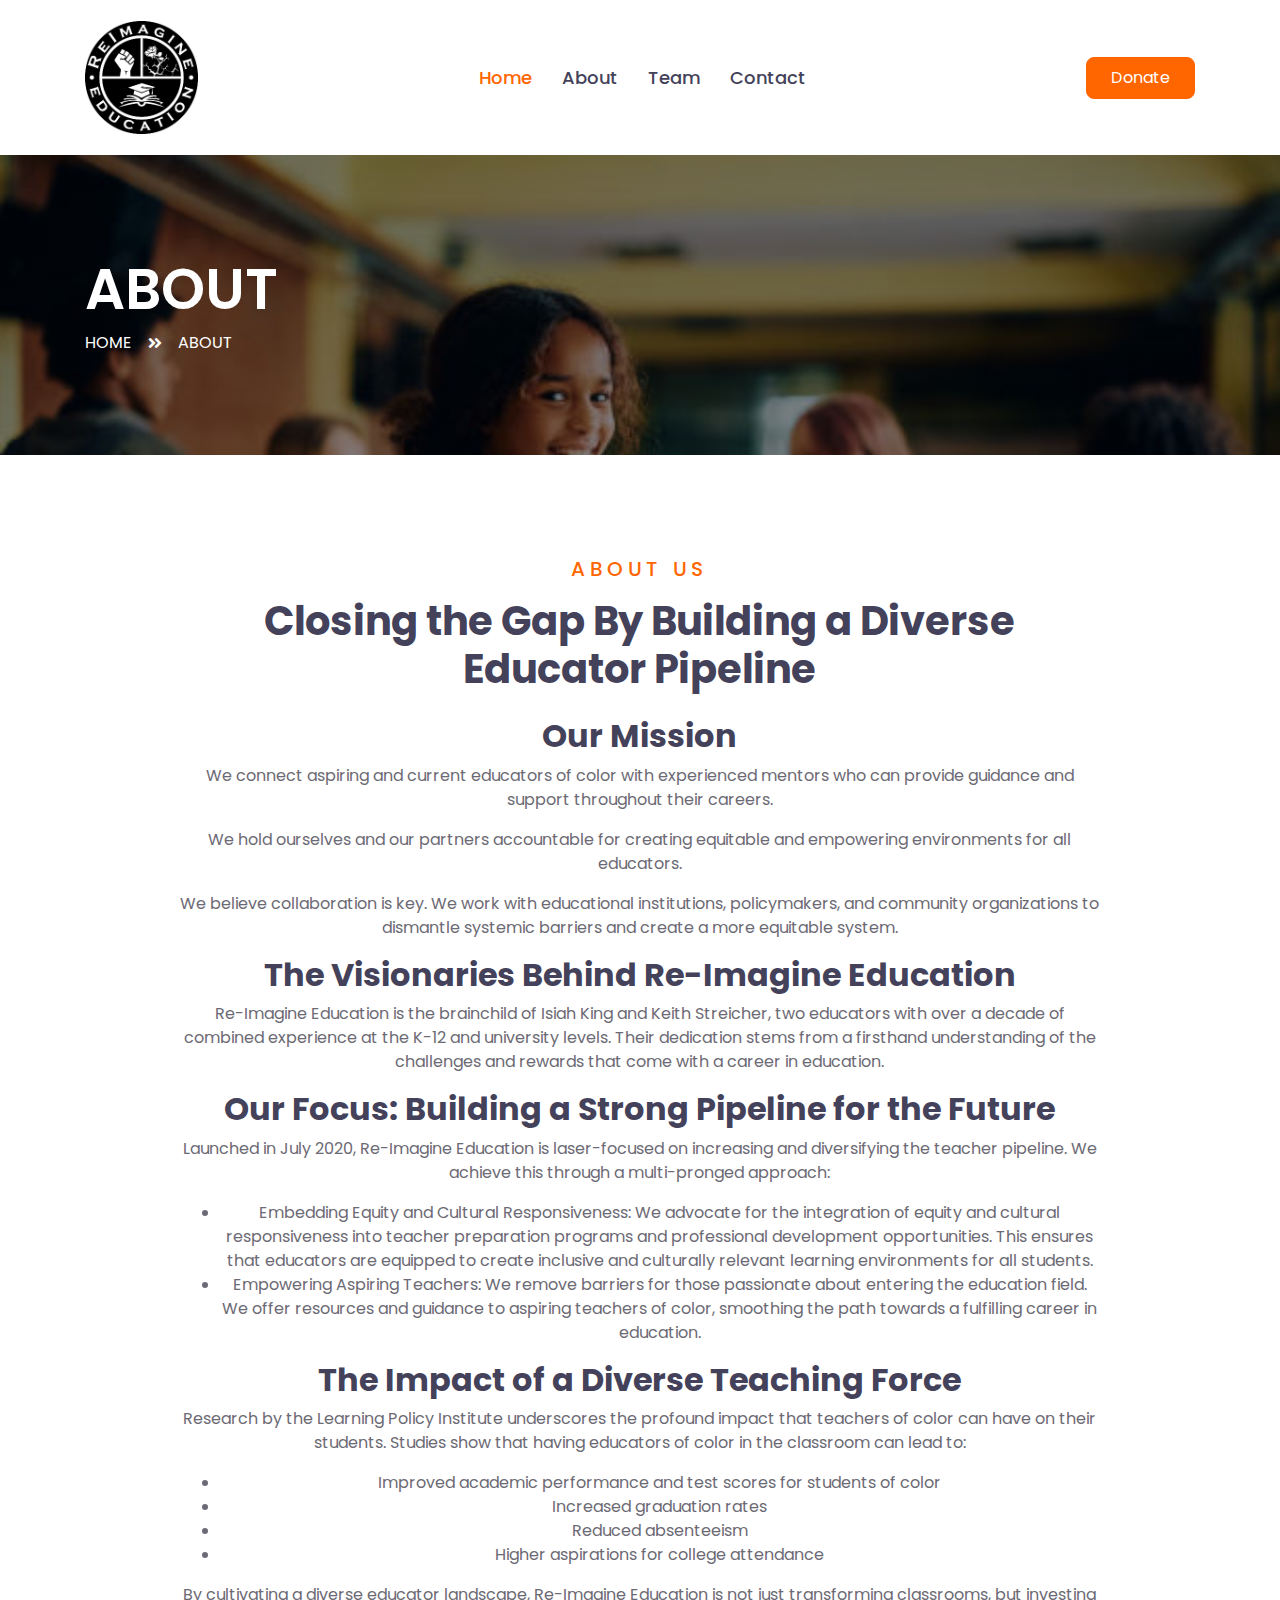
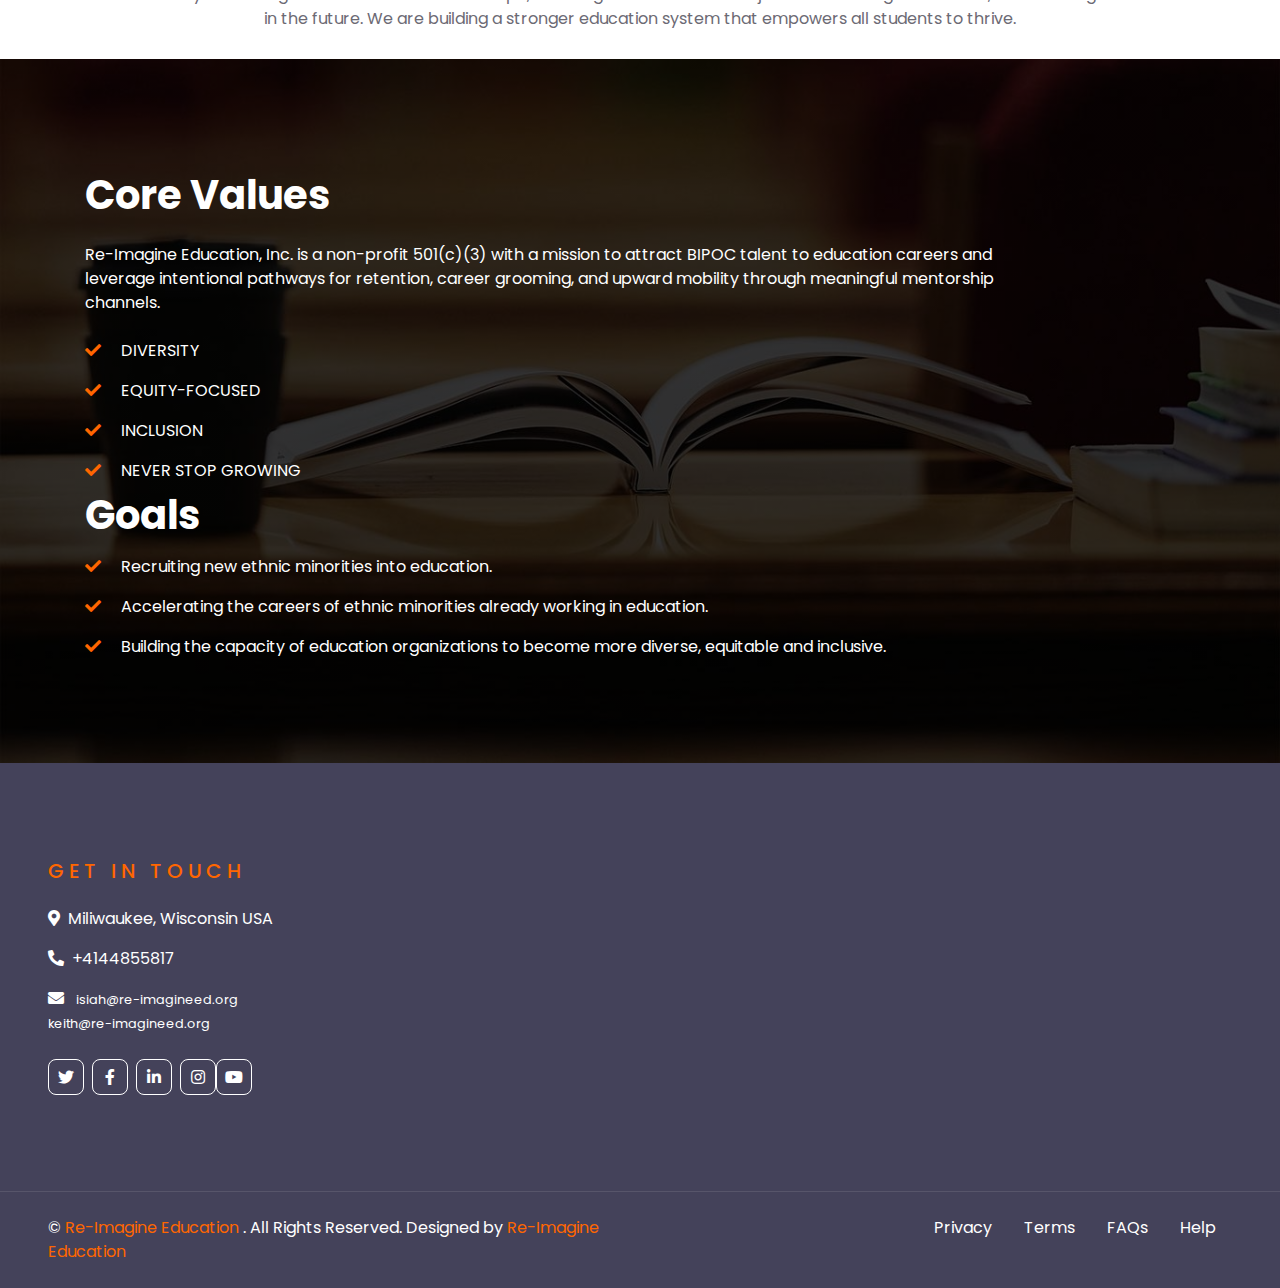
<file: about.html>
<!DOCTYPE html>
<html lang="en">

<head>
    <meta charset="utf-8">
    <title>Re-Imagine Education  </title>
    <meta content="width=device-width, initial-scale=1.0" name="viewport">
    <meta content=" Re-Imagine Education, Inc. is a non-profit 501(c)(3) with a mission to attract BIPOC talent to education careers and leverage intentional pathways for retention, career grooming, and upward mobility through meaningful mentorship channels.  " name="keywords">
    <meta content="Re-Imagine Education, Inc. is a non-profit 501(c)(3) with a mission to attract BIPOC talent to education careers and leverage intentional pathways for retention, career grooming, and upward mobility through meaningful mentorship channels.  " name="description">

    <!-- Favicon -->
    <link href="img/logo-540px.jpg" rel="icon">

    <!-- Google Web Fonts -->
    <link rel="preconnect" href="https://fonts.gstatic.com">
    <link href="https://fonts.googleapis.com/css2?family=Poppins:wght@400;500;600;700&display=swap" rel="stylesheet"> 

    <!-- Font Awesome -->
    <link href="https://cdnjs.cloudflare.com/ajax/libs/font-awesome/5.10.0/css/all.min.css" rel="stylesheet">

    <!-- Libraries Stylesheet -->
    <link href="lib/owlcarousel/assets/owl.carousel.min.css" rel="stylesheet">

    <!-- Customized Bootstrap Stylesheet -->
    <link href="css/style.css" rel="stylesheet">
</head>

<body>
    <!-- Navbar Start -->
    <nav class="navbar navbar-expand-lg bg-light navbar-light py-3">
        <div class="container">
            <!-- Logo on the left -->
            <a href="index.html" class="navbar-brand d-flex align-items-center">
                <img src="img/logo-240px.jpg" style="height: 3cm;" alt="Re-Imagine Education Logo">
            </a>
            
            <!-- Navbar toggler for mobile view -->
            <button class="navbar-toggler" type="button" data-toggle="collapse" data-target="#navbarCollapse">
                <span class="navbar-toggler-icon"></span>
            </button>
            
            <!-- Centered Menu -->
            <div class="collapse navbar-collapse justify-content-center" id="navbarCollapse">
                <div class="navbar-nav mx-auto">
                    <a href="index.html" class="nav-item nav-link active">Home</a>
                    <a href="about.html" class="nav-item nav-link">About</a>
                    <a href="teacher.html" class="nav-item nav-link">Team</a>
                    <a href="https://us7.list-manage.com/contact-form?u=5080e466c5f746c8b294721bc&form_id=e8ae05aca1f8eaf2371061d59e2e7222" class="nav-item nav-link">Contact</a>
                </div>
            </div>
            
            <!-- Donate Button on the right -->
            <a class="btn btn-primary py-2 px-4 ml-lg-3 d-none d-lg-block" href="https://givebutter.com/JQ4JgN">Donate</a>
        </div>
    </nav>
<!-- Navbar End -->


    <!-- Header Start -->
    <div class="container-fluid page-header" style="margin-bottom: 90px;">
        <div class="container">
            <div class="d-flex flex-column justify-content-center" style="min-height: 300px">
                <h3 class="display-4 text-white text-uppercase">About</h3>
                <div class="d-inline-flex text-white">
                    <p class="m-0 text-uppercase"><a class="text-white" href="">Home</a></p>
                    <i class="fa fa-angle-double-right pt-1 px-3"></i>
                    <p class="m-0 text-uppercase">About</p>
                </div>
            </div>
        </div>
    </div>
    <!-- Header End -->


    <!-- About Start -->
    <div class="container-fluid py-2">
        <div class="container py-1">
            <div class="row justify-content-center">
                <div class="col-lg-10 text-center">
                    <div class="text-center mb-4">
                        <h5 class="text-primary text-uppercase mb-3" style="letter-spacing: 5px;">About Us</h5>
                        <h1> Closing the Gap By  Building a Diverse Educator Pipeline</h1>
                    </div>
                    <h2>Our Mission</h2>
                    <p>
                      We connect aspiring and current educators of color with experienced mentors who can provide guidance and support throughout their careers.  
                    </p>
                    <p>
                      We hold ourselves and our partners accountable for creating equitable and empowering environments for all educators.  
                    </p>
                    <p>
                      We believe collaboration is key. We work with educational institutions, policymakers, and community organizations to dismantle systemic barriers and create a more equitable system.
                    </p>
                  
                    <h2>The Visionaries Behind Re-Imagine Education</h2>
                    <p>
                      Re-Imagine Education is the brainchild of Isiah King and Keith Streicher, two educators with over a decade of combined experience at the K-12 and university levels. Their dedication stems from a firsthand understanding of the challenges and rewards that come with a career in education.
                    </p>
                  
                    <h2>Our Focus: Building a Strong Pipeline for the Future</h2>
                    <p>Launched in July 2020, Re-Imagine Education is laser-focused on increasing and diversifying the teacher pipeline. We achieve this through a multi-pronged approach:</p>
                  
                    <ul>
                      <li>Embedding Equity and Cultural Responsiveness: We advocate for the integration of equity and cultural responsiveness into teacher preparation programs and professional development opportunities. This ensures that educators are equipped to create inclusive and culturally relevant learning environments for all students.</li>
                      <li>Empowering Aspiring Teachers: We remove barriers for those passionate about entering the education field. We offer resources and guidance to aspiring teachers of color, smoothing the path towards a fulfilling career in education.</li>
                    </ul>
                  
                    <h2>The Impact of a Diverse Teaching Force</h2>
                    <p>
                      Research by the Learning Policy Institute underscores the profound impact that teachers of color can have on their students. Studies show that having educators of color in the classroom can lead to:
                    </p>
                  
                    <ul>
                      <li>Improved academic performance and test scores for students of color</li>
                      <li>Increased graduation rates</li>
                      <li>Reduced absenteeism</li>
                      <li>Higher aspirations for college attendance</li>
                    </ul>
                  
                    <p>
                      By cultivating a diverse educator landscape, Re-Imagine Education is not just transforming classrooms, but investing in the future. We are building a stronger education system that empowers all students to thrive.
                    </p>            </div>
            </div>
        </div>
    </div>
    <!-- About End -->

<!-- Registration Start -->
<div class="container-fluid bg-registration py-5">
    <div class="container py-5">
        <div class="row align-items-center">
            <div class="col-lg-10 mb-5 mb-lg-0">
                <div class="mb-4">
                    <h5 class="text-primary text-uppercase mb-3" style="letter-spacing: 5px;"></h5>
                    <h1 class="text-white">Core Values </h1>
                </div>
                <p class="text-white">Re-Imagine Education, Inc. is a non-profit 501(c)(3) with a mission to attract BIPOC talent to education careers and leverage intentional pathways for retention, career grooming, and upward mobility through meaningful mentorship channels.  </p>
                <ul class="list-inline text-white m-0">
             
                    <li class="py-2"><i class="fa fa-check text-primary mr-3"></i>  DIVERSITY</li>
                    <li class="py-2"><i class="fa fa-check text-primary mr-3"></i>  EQUITY-FOCUSED </li>
                    <li class="py-2"><i class="fa fa-check text-primary mr-3"></i>  INCLUSION  </li>
                    <li class="py-2"><i class="fa fa-check text-primary mr-3"></i>    NEVER STOP GROWING </li>
                </ul>
                <h1 class="text-white">Goals  </h1>
                <ul class="list-inline text-white m-0">
             
                    <li class="py-2"><i class="fa fa-check text-primary mr-3"></i>  Recruiting new ethnic minorities into education. </li>
                    <li class="py-2"><i class="fa fa-check text-primary mr-3"></i>  Accelerating the careers of ethnic minorities already working in education. </li>
                    <li class="py-2"><i class="fa fa-check text-primary mr-3"></i>  Building the capacity of education organizations to become more diverse, equitable and inclusive. </li>
                   
                </ul>


            </div>
            <div class="col-lg-5">
                <div class="card border-0">
                   
                    </div>
                </div>
            </div>
        </div>
    </div>
</div>
<!-- Registration End -->



    <!-- Footer Start -->
    <div class="container-fluid bg-dark text-white py-5 px-sm-3 px-lg-5" style="margin-top: 0;">
        <div class="row pt-5">
            <div class="col-lg-7 col-md-12">
                <div class="row">
                    <div class="col-md-6 mb-5">
                        <h5 class="text-primary text-uppercase mb-4" style="letter-spacing: 5px;">Get In Touch</h5>
                        <p><i class="fa fa-map-marker-alt mr-2"></i>Miliwaukee, Wisconsin USA </p>
                        <p><i class="fa fa-phone-alt mr-2"></i>+4144855817 </p>
                        <p><i class="fa fa-envelope mr-2"></i>  <small>isiah@re-imagineed.org </small><br>
                            <small>  keith@re-imagineed.org   </small></p>
                        <div class="d-flex justify-content-start mt-4">
                            <a class="btn btn-outline-light btn-square mr-2" href="https://www.re-imagineed.org/#subscribe "><i class="fab fa-twitter"></i></a>
                            <a class="btn btn-outline-light btn-square mr-2" href="https://www.re-imagineed.org/#subscribe "><i class="fab fa-facebook-f"></i></a>
                            <a class="btn btn-outline-light btn-square mr-2" href="https://www.linkedin.com/company/re-imagine-education-inc "><i class="fab fa-linkedin-in"></i></a>
                            <a class="btn btn-outline-light btn-square" href="https://www.re-imagineed.org/#subscribe "><i class="fab fa-instagram"></i></a>
                            <a class="btn btn-outline-light btn-square" href="https://www.youtube.com/@re-imagineeducation5068  "><i class="fab fa-youtube"></i></a>
                        </div>
                    </div>
                    <div class="col-md-6 mb-5">
                      
                    </div>
                </div>
            </div>
            <div class="col-lg-5 col-md-12 mb-5">
                
                    </div>
                </div>
            </div>
        </div>
    </div>
    <div class="container-fluid bg-dark text-white border-top py-4 px-sm-3 px-md-5" style="border-color: rgba(256, 256, 256, .1) !important;">
        <div class="row">
            <div class="col-lg-6 text-center text-md-left mb-3 mb-md-0">
                <p class="m-0 text-white">&copy; <a href="index.html">Re-Imagine Education </a>. All Rights Reserved. Designed by <a href="index.html"> Re-Imagine Education</a>
                </p>
            </div>
            <div class="col-lg-6 text-center text-md-right">
                <ul class="nav d-inline-flex">
                    <li class="nav-item">
                        <a class="nav-link text-white py-0" href="#">Privacy</a>
                    </li>
                    <li class="nav-item">
                        <a class="nav-link text-white py-0" href="#">Terms</a>
                    </li>
                    <li class="nav-item">
                        <a class="nav-link text-white py-0" href="#">FAQs</a>
                    </li>
                    <li class="nav-item">
                        <a class="nav-link text-white py-0" href="#">Help</a>
                    </li>
                </ul>
            </div>
        </div>
    </div>
    <!-- Footer End -->


    <!-- Back to Top -->
    <a href="#" class="btn btn-lg btn-primary btn-lg-square back-to-top"><i class="fa fa-angle-double-up"></i></a>


    <!-- JavaScript Libraries -->
    <script src="https://code.jquery.com/jquery-3.4.1.min.js"></script>
    <script src="https://stackpath.bootstrapcdn.com/bootstrap/4.4.1/js/bootstrap.bundle.min.js"></script>
    <script src="lib/easing/easing.min.js"></script>
    <script src="lib/owlcarousel/owl.carousel.min.js"></script>

    <!-- Contact Javascript File -->
    <script src="mail/jqBootstrapValidation.min.js"></script>
    <script src="mail/contact.js"></script>

    <!-- Template Javascript -->
    <script src="js/main.js"></script>
</body>

</html>
</file>
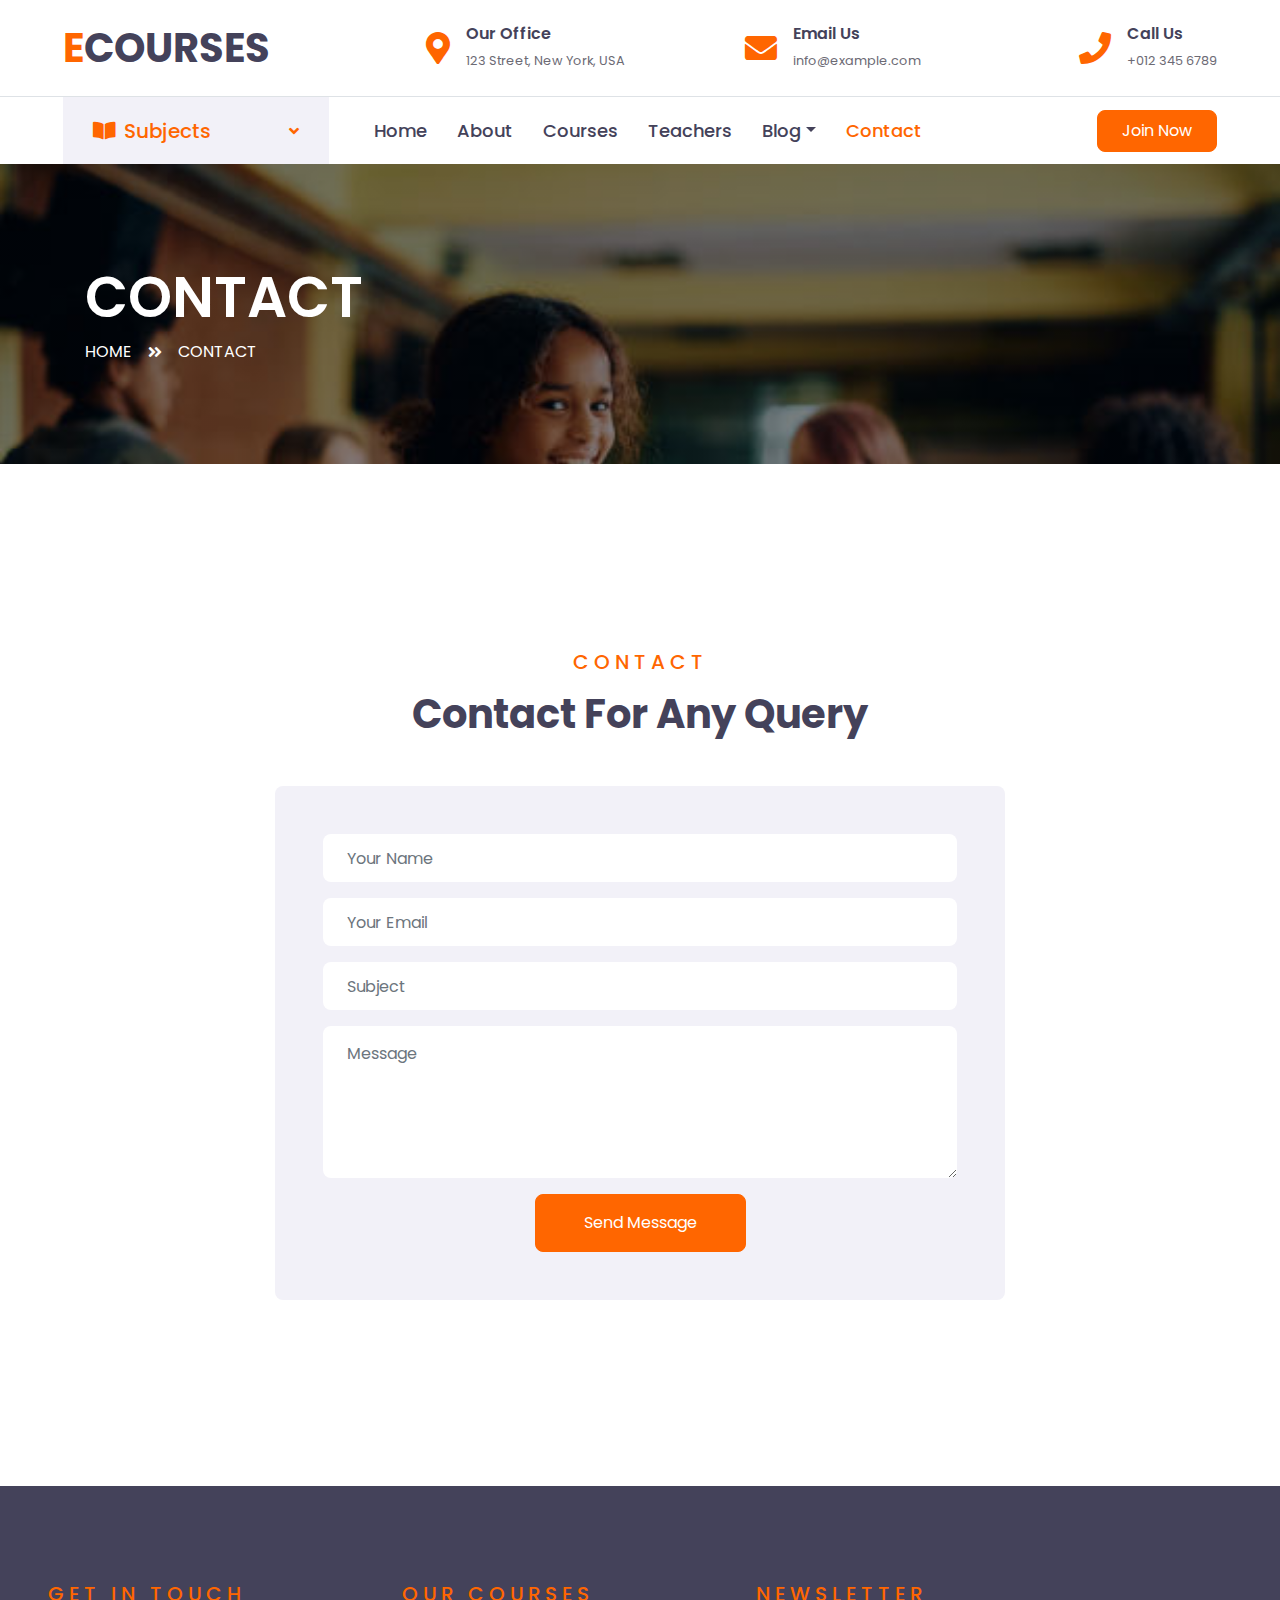
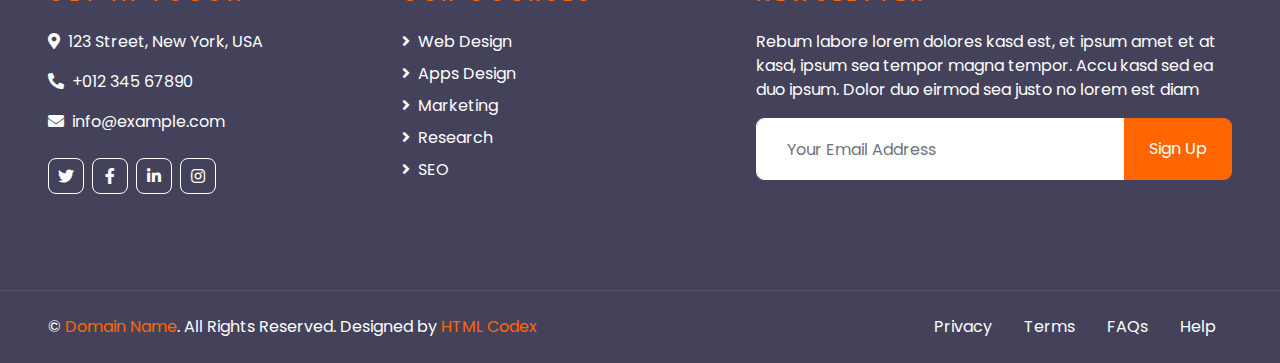
<file: contact.html>
<!DOCTYPE html>
<html lang="en">

<head>
    <meta charset="utf-8">
    <title>ECOURSES - Online Courses HTML Template</title>
    <meta content="width=device-width, initial-scale=1.0" name="viewport">
    <meta content="Free HTML Templates" name="keywords">
    <meta content="Free HTML Templates" name="description">

    <!-- Favicon -->
    <link href="img/favicon.ico" rel="icon">

    <!-- Google Web Fonts -->
    <link rel="preconnect" href="https://fonts.gstatic.com">
    <link href="https://fonts.googleapis.com/css2?family=Poppins:wght@400;500;600;700&display=swap" rel="stylesheet"> 

    <!-- Font Awesome -->
    <link href="https://cdnjs.cloudflare.com/ajax/libs/font-awesome/5.10.0/css/all.min.css" rel="stylesheet">

    <!-- Libraries Stylesheet -->
    <link href="lib/owlcarousel/assets/owl.carousel.min.css" rel="stylesheet">

    <!-- Customized Bootstrap Stylesheet -->
    <link href="css/style.css" rel="stylesheet">
</head>

<body>
    <!-- Topbar Start -->
    <div class="container-fluid d-none d-lg-block">
        <div class="row align-items-center py-4 px-xl-5">
            <div class="col-lg-3">
                <a href="" class="text-decoration-none">
                    <h1 class="m-0"><span class="text-primary">E</span>COURSES</h1>
                </a>
            </div>
            <div class="col-lg-3 text-right">
                <div class="d-inline-flex align-items-center">
                    <i class="fa fa-2x fa-map-marker-alt text-primary mr-3"></i>
                    <div class="text-left">
                        <h6 class="font-weight-semi-bold mb-1">Our Office</h6>
                        <small>123 Street, New York, USA</small>
                    </div>
                </div>
            </div>
            <div class="col-lg-3 text-right">
                <div class="d-inline-flex align-items-center">
                    <i class="fa fa-2x fa-envelope text-primary mr-3"></i>
                    <div class="text-left">
                        <h6 class="font-weight-semi-bold mb-1">Email Us</h6>
                        <small>info@example.com</small>
                    </div>
                </div>
            </div>
            <div class="col-lg-3 text-right">
                <div class="d-inline-flex align-items-center">
                    <i class="fa fa-2x fa-phone text-primary mr-3"></i>
                    <div class="text-left">
                        <h6 class="font-weight-semi-bold mb-1">Call Us</h6>
                        <small>+012 345 6789</small>
                    </div>
                </div>
            </div>
        </div>
    </div>
    <!-- Topbar End -->


    <!-- Navbar Start -->
    <div class="container-fluid">
        <div class="row border-top px-xl-5">
            <div class="col-lg-3 d-none d-lg-block">
                <a class="d-flex align-items-center justify-content-between bg-secondary w-100 text-decoration-none" data-toggle="collapse" href="#navbar-vertical" style="height: 67px; padding: 0 30px;">
                    <h5 class="text-primary m-0"><i class="fa fa-book-open mr-2"></i>Subjects</h5>
                    <i class="fa fa-angle-down text-primary"></i>
                </a>
                <nav class="collapse position-absolute navbar navbar-vertical navbar-light align-items-start p-0 border border-top-0 border-bottom-0 bg-light" id="navbar-vertical" style="width: calc(100% - 30px); z-index: 9;">
                    <div class="navbar-nav w-100">
                        <div class="nav-item dropdown">
                            <a href="#" class="nav-link" data-toggle="dropdown">Web Design <i class="fa fa-angle-down float-right mt-1"></i></a>
                            <div class="dropdown-menu position-absolute bg-secondary border-0 rounded-0 w-100 m-0">
                                <a href="" class="dropdown-item">HTML</a>
                                <a href="" class="dropdown-item">CSS</a>
                                <a href="" class="dropdown-item">jQuery</a>
                            </div>
                        </div>
                        <a href="" class="nav-item nav-link">Apps Design</a>
                        <a href="" class="nav-item nav-link">Marketing</a>
                        <a href="" class="nav-item nav-link">Research</a>
                        <a href="" class="nav-item nav-link">SEO</a>
                    </div>
                </nav>
            </div>
            <div class="col-lg-9">
                <nav class="navbar navbar-expand-lg bg-light navbar-light py-3 py-lg-0 px-0">
                    <a href="" class="text-decoration-none d-block d-lg-none">
                        <h1 class="m-0"><span class="text-primary">E</span>COURSES</h1>
                    </a>
                    <button type="button" class="navbar-toggler" data-toggle="collapse" data-target="#navbarCollapse">
                        <span class="navbar-toggler-icon"></span>
                    </button>
                    <div class="collapse navbar-collapse justify-content-between" id="navbarCollapse">
                        <div class="navbar-nav py-0">
                            <a href="index.html" class="nav-item nav-link">Home</a>
                            <a href="about.html" class="nav-item nav-link">About</a>
                            <a href="course.html" class="nav-item nav-link">Courses</a>
                            <a href="teacher.html" class="nav-item nav-link">Teachers</a>
                            <div class="nav-item dropdown">
                                <a href="#" class="nav-link dropdown-toggle" data-toggle="dropdown">Blog</a>
                                <div class="dropdown-menu rounded-0 m-0">
                                    <a href="blog.html" class="dropdown-item">Blog List</a>
                                    <a href="single.html" class="dropdown-item">Blog Detail</a>
                                </div>
                            </div>
                            <a href="contact.html" class="nav-item nav-link active">Contact</a>
                        </div>
                        <a class="btn btn-primary py-2 px-4 ml-auto d-none d-lg-block" href="">Join Now</a>
                    </div>
                </nav>
            </div>
        </div>
    </div>
    <!-- Navbar End -->


    <!-- Header Start -->
    <div class="container-fluid page-header" style="margin-bottom: 90px;">
        <div class="container">
            <div class="d-flex flex-column justify-content-center" style="min-height: 300px">
                <h3 class="display-4 text-white text-uppercase">Contact</h3>
                <div class="d-inline-flex text-white">
                    <p class="m-0 text-uppercase"><a class="text-white" href="">Home</a></p>
                    <i class="fa fa-angle-double-right pt-1 px-3"></i>
                    <p class="m-0 text-uppercase">Contact</p>
                </div>
            </div>
        </div>
    </div>
    <!-- Header End -->


    <!-- Contact Start -->
    <div class="container-fluid py-5">
        <div class="container py-5">
            <div class="text-center mb-5">
                <h5 class="text-primary text-uppercase mb-3" style="letter-spacing: 5px;">Contact</h5>
                <h1>Contact For Any Query</h1>
            </div>
            <div class="row justify-content-center">
                <div class="col-lg-8">
                    <div class="contact-form bg-secondary rounded p-5">
                        <div id="success"></div>
                        <form name="sentMessage" id="contactForm" novalidate="novalidate">
                            <div class="control-group">
                                <input type="text" class="form-control border-0 p-4" id="name" placeholder="Your Name" required="required" data-validation-required-message="Please enter your name" />
                                <p class="help-block text-danger"></p>
                            </div>
                            <div class="control-group">
                                <input type="email" class="form-control border-0 p-4" id="email" placeholder="Your Email" required="required" data-validation-required-message="Please enter your email" />
                                <p class="help-block text-danger"></p>
                            </div>
                            <div class="control-group">
                                <input type="text" class="form-control border-0 p-4" id="subject" placeholder="Subject" required="required" data-validation-required-message="Please enter a subject" />
                                <p class="help-block text-danger"></p>
                            </div>
                            <div class="control-group">
                                <textarea class="form-control border-0 py-3 px-4" rows="5" id="message" placeholder="Message" required="required" data-validation-required-message="Please enter your message"></textarea>
                                <p class="help-block text-danger"></p>
                            </div>
                            <div class="text-center">
                                <button class="btn btn-primary py-3 px-5" type="submit" id="sendMessageButton">Send Message</button>
                            </div>
                        </form>
                    </div>
                </div>
            </div>
        </div>
    </div>
    <!-- Contact End -->


    <!-- Footer Start -->
    <div class="container-fluid bg-dark text-white py-5 px-sm-3 px-lg-5" style="margin-top: 90px;">
        <div class="row pt-5">
            <div class="col-lg-7 col-md-12">
                <div class="row">
                    <div class="col-md-6 mb-5">
                        <h5 class="text-primary text-uppercase mb-4" style="letter-spacing: 5px;">Get In Touch</h5>
                        <p><i class="fa fa-map-marker-alt mr-2"></i>123 Street, New York, USA</p>
                        <p><i class="fa fa-phone-alt mr-2"></i>+012 345 67890</p>
                        <p><i class="fa fa-envelope mr-2"></i>info@example.com</p>
                        <div class="d-flex justify-content-start mt-4">
                            <a class="btn btn-outline-light btn-square mr-2" href="#"><i class="fab fa-twitter"></i></a>
                            <a class="btn btn-outline-light btn-square mr-2" href="#"><i class="fab fa-facebook-f"></i></a>
                            <a class="btn btn-outline-light btn-square mr-2" href="#"><i class="fab fa-linkedin-in"></i></a>
                            <a class="btn btn-outline-light btn-square" href="#"><i class="fab fa-instagram"></i></a>
                        </div>
                    </div>
                    <div class="col-md-6 mb-5">
                        <h5 class="text-primary text-uppercase mb-4" style="letter-spacing: 5px;">Our Courses</h5>
                        <div class="d-flex flex-column justify-content-start">
                            <a class="text-white mb-2" href="#"><i class="fa fa-angle-right mr-2"></i>Web Design</a>
                            <a class="text-white mb-2" href="#"><i class="fa fa-angle-right mr-2"></i>Apps Design</a>
                            <a class="text-white mb-2" href="#"><i class="fa fa-angle-right mr-2"></i>Marketing</a>
                            <a class="text-white mb-2" href="#"><i class="fa fa-angle-right mr-2"></i>Research</a>
                            <a class="text-white" href="#"><i class="fa fa-angle-right mr-2"></i>SEO</a>
                        </div>
                    </div>
                </div>
            </div>
            <div class="col-lg-5 col-md-12 mb-5">
                <h5 class="text-primary text-uppercase mb-4" style="letter-spacing: 5px;">Newsletter</h5>
                <p>Rebum labore lorem dolores kasd est, et ipsum amet et at kasd, ipsum sea tempor magna tempor. Accu kasd sed ea duo ipsum. Dolor duo eirmod sea justo no lorem est diam</p>
                <div class="w-100">
                    <div class="input-group">
                        <input type="text" class="form-control border-light" style="padding: 30px;" placeholder="Your Email Address">
                        <div class="input-group-append">
                            <button class="btn btn-primary px-4">Sign Up</button>
                        </div>
                    </div>
                </div>
            </div>
        </div>
    </div>
    <div class="container-fluid bg-dark text-white border-top py-4 px-sm-3 px-md-5" style="border-color: rgba(256, 256, 256, .1) !important;">
        <div class="row">
            <div class="col-lg-6 text-center text-md-left mb-3 mb-md-0">
                <p class="m-0 text-white">&copy; <a href="#">Domain Name</a>. All Rights Reserved. Designed by <a href="https://htmlcodex.com">HTML Codex</a>
                </p>
            </div>
            <div class="col-lg-6 text-center text-md-right">
                <ul class="nav d-inline-flex">
                    <li class="nav-item">
                        <a class="nav-link text-white py-0" href="#">Privacy</a>
                    </li>
                    <li class="nav-item">
                        <a class="nav-link text-white py-0" href="#">Terms</a>
                    </li>
                    <li class="nav-item">
                        <a class="nav-link text-white py-0" href="#">FAQs</a>
                    </li>
                    <li class="nav-item">
                        <a class="nav-link text-white py-0" href="#">Help</a>
                    </li>
                </ul>
            </div>
        </div>
    </div>
    <!-- Footer End -->


    <!-- Back to Top -->
    <a href="#" class="btn btn-lg btn-primary btn-lg-square back-to-top"><i class="fa fa-angle-double-up"></i></a>


    <!-- JavaScript Libraries -->
    <script src="https://code.jquery.com/jquery-3.4.1.min.js"></script>
    <script src="https://stackpath.bootstrapcdn.com/bootstrap/4.4.1/js/bootstrap.bundle.min.js"></script>
    <script src="lib/easing/easing.min.js"></script>
    <script src="lib/owlcarousel/owl.carousel.min.js"></script>

    <!-- Contact Javascript File -->
    <script src="mail/jqBootstrapValidation.min.js"></script>
    <script src="mail/contact.js"></script>

    <!-- Template Javascript -->
    <script src="js/main.js"></script>
</body>

</html>
</file>
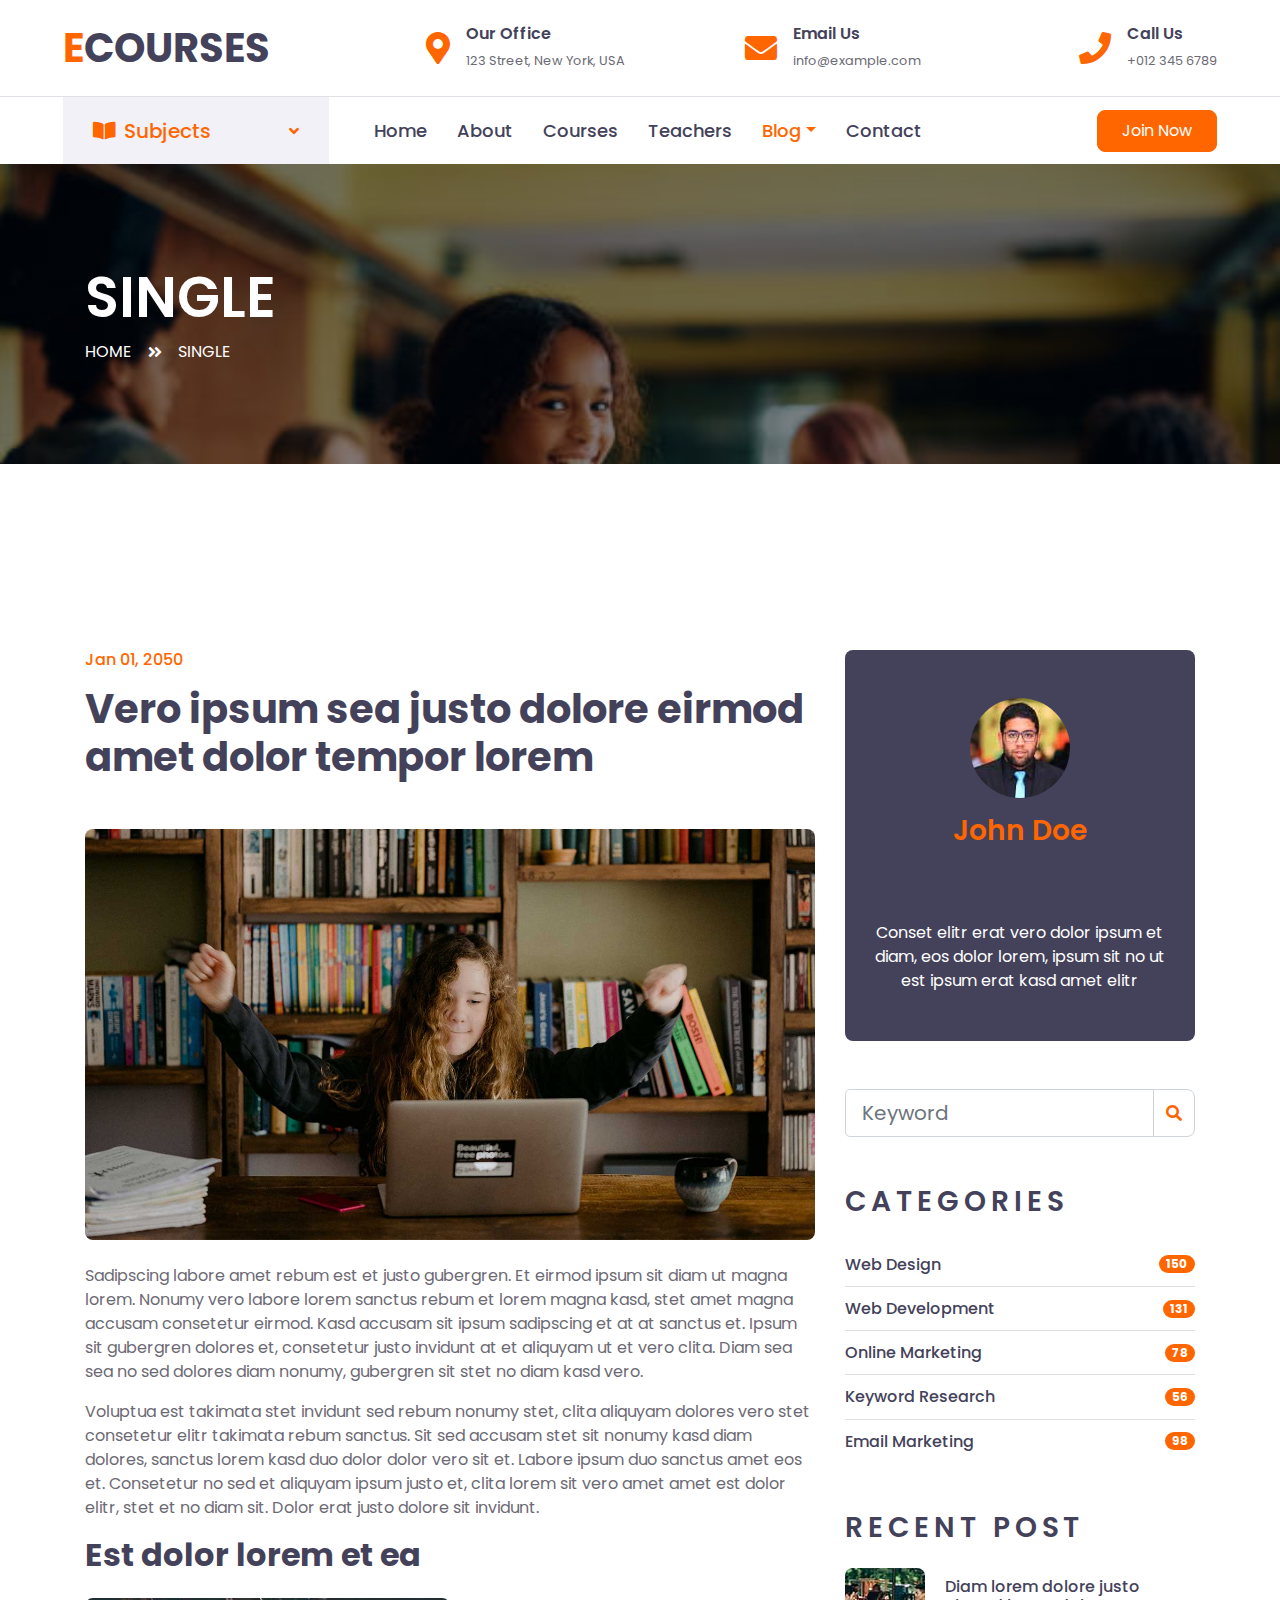
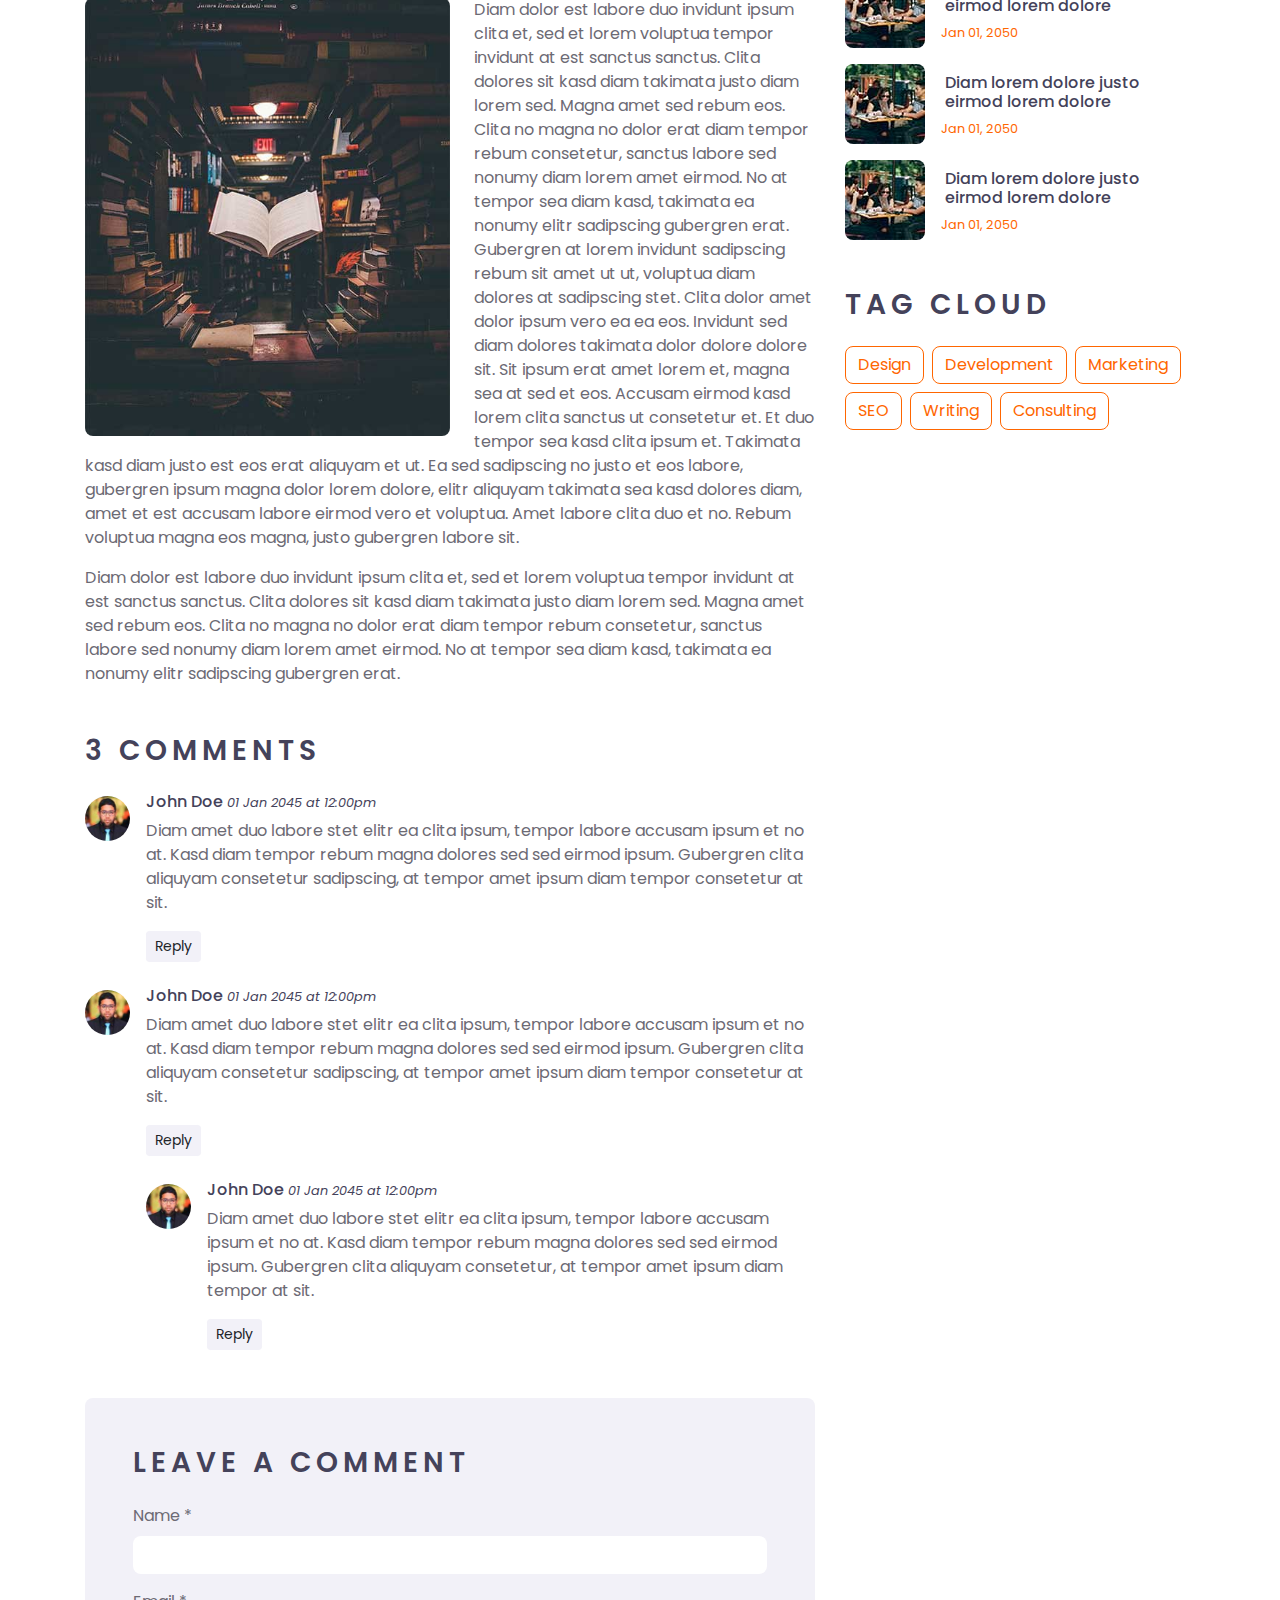
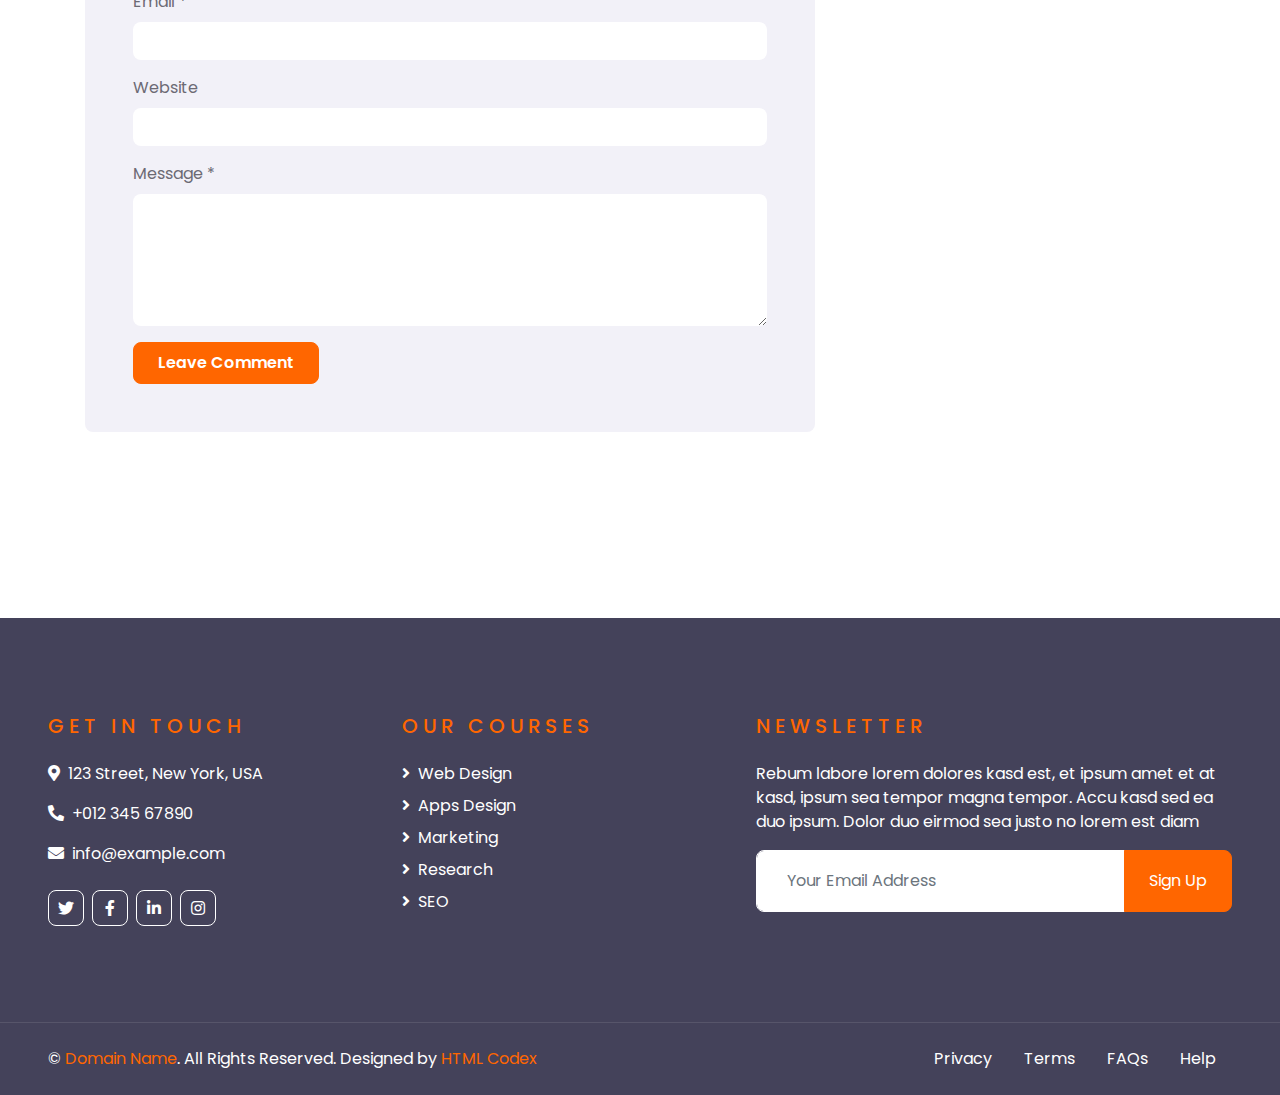
<file: single.html>
<!DOCTYPE html>
<html lang="en">

<head>
    <meta charset="utf-8">
    <title>ECOURSES - Online Courses HTML Template</title>
    <meta content="width=device-width, initial-scale=1.0" name="viewport">
    <meta content="Free HTML Templates" name="keywords">
    <meta content="Free HTML Templates" name="description">

    <!-- Favicon -->
    <link href="img/favicon.ico" rel="icon">

    <!-- Google Web Fonts -->
    <link rel="preconnect" href="https://fonts.gstatic.com">
    <link href="https://fonts.googleapis.com/css2?family=Poppins:wght@400;500;600;700&display=swap" rel="stylesheet"> 

    <!-- Font Awesome -->
    <link href="https://cdnjs.cloudflare.com/ajax/libs/font-awesome/5.10.0/css/all.min.css" rel="stylesheet">

    <!-- Libraries Stylesheet -->
    <link href="lib/owlcarousel/assets/owl.carousel.min.css" rel="stylesheet">

    <!-- Customized Bootstrap Stylesheet -->
    <link href="css/style.css" rel="stylesheet">
</head>

<body>
    <!-- Topbar Start -->
    <div class="container-fluid d-none d-lg-block">
        <div class="row align-items-center py-4 px-xl-5">
            <div class="col-lg-3">
                <a href="" class="text-decoration-none">
                    <h1 class="m-0"><span class="text-primary">E</span>COURSES</h1>
                </a>
            </div>
            <div class="col-lg-3 text-right">
                <div class="d-inline-flex align-items-center">
                    <i class="fa fa-2x fa-map-marker-alt text-primary mr-3"></i>
                    <div class="text-left">
                        <h6 class="font-weight-semi-bold mb-1">Our Office</h6>
                        <small>123 Street, New York, USA</small>
                    </div>
                </div>
            </div>
            <div class="col-lg-3 text-right">
                <div class="d-inline-flex align-items-center">
                    <i class="fa fa-2x fa-envelope text-primary mr-3"></i>
                    <div class="text-left">
                        <h6 class="font-weight-semi-bold mb-1">Email Us</h6>
                        <small>info@example.com</small>
                    </div>
                </div>
            </div>
            <div class="col-lg-3 text-right">
                <div class="d-inline-flex align-items-center">
                    <i class="fa fa-2x fa-phone text-primary mr-3"></i>
                    <div class="text-left">
                        <h6 class="font-weight-semi-bold mb-1">Call Us</h6>
                        <small>+012 345 6789</small>
                    </div>
                </div>
            </div>
        </div>
    </div>
    <!-- Topbar End -->


    <!-- Navbar Start -->
    <div class="container-fluid">
        <div class="row border-top px-xl-5">
            <div class="col-lg-3 d-none d-lg-block">
                <a class="d-flex align-items-center justify-content-between bg-secondary w-100 text-decoration-none" data-toggle="collapse" href="#navbar-vertical" style="height: 67px; padding: 0 30px;">
                    <h5 class="text-primary m-0"><i class="fa fa-book-open mr-2"></i>Subjects</h5>
                    <i class="fa fa-angle-down text-primary"></i>
                </a>
                <nav class="collapse position-absolute navbar navbar-vertical navbar-light align-items-start p-0 border border-top-0 border-bottom-0 bg-light" id="navbar-vertical" style="width: calc(100% - 30px); z-index: 9;">
                    <div class="navbar-nav w-100">
                        <div class="nav-item dropdown">
                            <a href="#" class="nav-link" data-toggle="dropdown">Web Design <i class="fa fa-angle-down float-right mt-1"></i></a>
                            <div class="dropdown-menu position-absolute bg-secondary border-0 rounded-0 w-100 m-0">
                                <a href="" class="dropdown-item">HTML</a>
                                <a href="" class="dropdown-item">CSS</a>
                                <a href="" class="dropdown-item">jQuery</a>
                            </div>
                        </div>
                        <a href="" class="nav-item nav-link">Apps Design</a>
                        <a href="" class="nav-item nav-link">Marketing</a>
                        <a href="" class="nav-item nav-link">Research</a>
                        <a href="" class="nav-item nav-link">SEO</a>
                    </div>
                </nav>
            </div>
            <div class="col-lg-9">
                <nav class="navbar navbar-expand-lg bg-light navbar-light py-3 py-lg-0 px-0">
                    <a href="" class="text-decoration-none d-block d-lg-none">
                        <h1 class="m-0"><span class="text-primary">E</span>COURSES</h1>
                    </a>
                    <button type="button" class="navbar-toggler" data-toggle="collapse" data-target="#navbarCollapse">
                        <span class="navbar-toggler-icon"></span>
                    </button>
                    <div class="collapse navbar-collapse justify-content-between" id="navbarCollapse">
                        <div class="navbar-nav py-0">
                            <a href="index.html" class="nav-item nav-link">Home</a>
                            <a href="about.html" class="nav-item nav-link">About</a>
                            <a href="course.html" class="nav-item nav-link">Courses</a>
                            <a href="teacher.html" class="nav-item nav-link">Teachers</a>
                            <div class="nav-item dropdown">
                                <a href="#" class="nav-link dropdown-toggle active" data-toggle="dropdown">Blog</a>
                                <div class="dropdown-menu rounded-0 m-0">
                                    <a href="blog.html" class="dropdown-item">Blog Grid</a>
                                    <a href="single.html" class="dropdown-item active">Blog Detail</a>
                                </div>
                            </div>
                            <a href="contact.html" class="nav-item nav-link">Contact</a>
                        </div>
                        <a class="btn btn-primary py-2 px-4 ml-auto d-none d-lg-block" href="">Join Now</a>
                    </div>
                </nav>
            </div>
        </div>
    </div>
    <!-- Navbar End -->


    <!-- Header Start -->
    <div class="container-fluid page-header" style="margin-bottom: 90px;">
        <div class="container">
            <div class="d-flex flex-column justify-content-center" style="min-height: 300px">
                <h3 class="display-4 text-white text-uppercase">Single</h3>
                <div class="d-inline-flex text-white">
                    <p class="m-0 text-uppercase"><a class="text-white" href="">Home</a></p>
                    <i class="fa fa-angle-double-right pt-1 px-3"></i>
                    <p class="m-0 text-uppercase">Single</p>
                </div>
            </div>
        </div>
    </div>
    <!-- Header End -->


    <!-- Detail Start -->
    <div class="container-fluid py-5">
        <div class="container py-5">
            <div class="row">
                <div class="col-lg-8">
                    <div class="mb-5">
                        <h6 class="text-primary mb-3">Jan 01, 2050</h6>
                        <h1 class="mb-5">Vero ipsum sea justo dolore eirmod amet dolor tempor lorem</h1>
                        <img class="img-fluid rounded w-100 mb-4" src="img/carousel-1.jpg" alt="Image">
                        <p>Sadipscing labore amet rebum est et justo gubergren. Et eirmod ipsum sit diam ut magna lorem.
                            Nonumy vero labore lorem sanctus rebum et lorem magna kasd, stet amet magna accusam
                            consetetur eirmod. Kasd accusam sit ipsum sadipscing et at at sanctus et. Ipsum sit
                            gubergren dolores et, consetetur justo invidunt at et aliquyam ut et vero clita. Diam sea
                            sea no sed dolores diam nonumy, gubergren sit stet no diam kasd vero.</p>
                        <p>Voluptua est takimata stet invidunt sed rebum nonumy stet, clita aliquyam dolores vero stet
                            consetetur elitr takimata rebum sanctus. Sit sed accusam stet sit nonumy kasd diam dolores,
                            sanctus lorem kasd duo dolor dolor vero sit et. Labore ipsum duo sanctus amet eos et.
                            Consetetur no sed et aliquyam ipsum justo et, clita lorem sit vero amet amet est dolor
                            elitr, stet et no diam sit. Dolor erat justo dolore sit invidunt.</p>
                        <h2 class="mb-4">Est dolor lorem et ea</h2>
                        <img class="img-fluid rounded w-50 float-left mr-4 mb-3" src="img/blog-1.jpg" alt="Image">
                        <p>Diam dolor est labore duo invidunt ipsum clita et, sed et lorem voluptua tempor invidunt at
                            est sanctus sanctus. Clita dolores sit kasd diam takimata justo diam lorem sed. Magna amet
                            sed rebum eos. Clita no magna no dolor erat diam tempor rebum consetetur, sanctus labore sed
                            nonumy diam lorem amet eirmod. No at tempor sea diam kasd, takimata ea nonumy elitr
                            sadipscing gubergren erat. Gubergren at lorem invidunt sadipscing rebum sit amet ut ut,
                            voluptua diam dolores at sadipscing stet. Clita dolor amet dolor ipsum vero ea ea eos.
                            Invidunt sed diam dolores takimata dolor dolore dolore sit. Sit ipsum erat amet lorem et,
                            magna sea at sed et eos. Accusam eirmod kasd lorem clita sanctus ut consetetur et. Et duo
                            tempor sea kasd clita ipsum et. Takimata kasd diam justo est eos erat aliquyam et ut. Ea sed
                            sadipscing no justo et eos labore, gubergren ipsum magna dolor lorem dolore, elitr aliquyam
                            takimata sea kasd dolores diam, amet et est accusam labore eirmod vero et voluptua. Amet
                            labore clita duo et no. Rebum voluptua magna eos magna, justo gubergren labore sit.</p>
                        <p>Diam dolor est labore duo invidunt ipsum clita et, sed et lorem voluptua tempor invidunt at
                            est sanctus sanctus. Clita dolores sit kasd diam takimata justo diam lorem sed. Magna amet
                            sed rebum eos. Clita no magna no dolor erat diam tempor rebum consetetur, sanctus labore sed
                            nonumy diam lorem amet eirmod. No at tempor sea diam kasd, takimata ea nonumy elitr
                            sadipscing gubergren erat.</p>
                    </div>

                    <!-- Comment List -->
                    <div class="mb-5">
                        <h3 class="text-uppercase mb-4" style="letter-spacing: 5px;">3 Comments</h3>
                        <div class="media mb-4">
                            <img src="img/user.jpg" alt="Image" class="img-fluid rounded-circle mr-3 mt-1"
                                style="width: 45px;">
                            <div class="media-body">
                                <h6>John Doe <small><i>01 Jan 2045 at 12:00pm</i></small></h6>
                                <p>Diam amet duo labore stet elitr ea clita ipsum, tempor labore accusam ipsum et no at.
                                    Kasd diam tempor rebum magna dolores sed sed eirmod ipsum. Gubergren clita aliquyam
                                    consetetur sadipscing, at tempor amet ipsum diam tempor consetetur at sit.</p>
                                <button class="btn btn-sm btn-secondary">Reply</button>
                            </div>
                        </div>
                        <div class="media mb-4">
                            <img src="img/user.jpg" alt="Image" class="img-fluid rounded-circle mr-3 mt-1"
                                style="width: 45px;">
                            <div class="media-body">
                                <h6>John Doe <small><i>01 Jan 2045 at 12:00pm</i></small></h6>
                                <p>Diam amet duo labore stet elitr ea clita ipsum, tempor labore accusam ipsum et no at.
                                    Kasd diam tempor rebum magna dolores sed sed eirmod ipsum. Gubergren clita aliquyam
                                    consetetur sadipscing, at tempor amet ipsum diam tempor consetetur at sit.</p>
                                <button class="btn btn-sm btn-secondary">Reply</button>
                                <div class="media mt-4">
                                    <img src="img/user.jpg" alt="Image" class="img-fluid rounded-circle mr-3 mt-1"
                                        style="width: 45px;">
                                    <div class="media-body">
                                        <h6>John Doe <small><i>01 Jan 2045 at 12:00pm</i></small></h6>
                                        <p>Diam amet duo labore stet elitr ea clita ipsum, tempor labore accusam ipsum
                                            et no at. Kasd diam tempor rebum magna dolores sed sed eirmod ipsum.
                                            Gubergren clita aliquyam consetetur, at tempor amet ipsum diam tempor at
                                            sit.</p>
                                        <button class="btn btn-sm btn-secondary">Reply</button>
                                    </div>
                                </div>
                            </div>
                        </div>
                    </div>

                    <!-- Comment Form -->
                    <div class="bg-secondary rounded p-5">
                        <h3 class="text-uppercase mb-4" style="letter-spacing: 5px;">Leave a comment</h3>
                        <form>
                            <div class="form-group">
                                <label for="name">Name *</label>
                                <input type="text" class="form-control border-0" id="name">
                            </div>
                            <div class="form-group">
                                <label for="email">Email *</label>
                                <input type="email" class="form-control border-0" id="email">
                            </div>
                            <div class="form-group">
                                <label for="website">Website</label>
                                <input type="url" class="form-control border-0" id="website">
                            </div>

                            <div class="form-group">
                                <label for="message">Message *</label>
                                <textarea id="message" cols="30" rows="5" class="form-control border-0"></textarea>
                            </div>
                            <div class="form-group mb-0">
                                <input type="submit" value="Leave Comment" class="btn btn-primary py-md-2 px-md-4 font-weight-semi-bold">
                            </div>
                        </form>
                    </div>
                </div>

                <div class="col-lg-4 mt-5 mt-lg-0">
                    <!-- Author Bio -->
                    <div class="d-flex flex-column text-center bg-dark rounded mb-5 py-5 px-4">
                        <img src="img/user.jpg" class="img-fluid rounded-circle mx-auto mb-3" style="width: 100px;">
                        <h3 class="text-primary mb-3">John Doe</h3>
                        <h3 class="text-uppercase mb-4" style="letter-spacing: 5px;">Tag Cloud</h3>
                        <p class="text-white m-0">Conset elitr erat vero dolor ipsum et diam, eos dolor lorem, ipsum sit
                            no ut est ipsum erat kasd amet elitr</p>
                    </div>

                    <!-- Search Form -->
                    <div class="mb-5">
                        <form action="">
                            <div class="input-group">
                                <input type="text" class="form-control form-control-lg" placeholder="Keyword">
                                <div class="input-group-append">
                                    <span class="input-group-text bg-transparent text-primary"><i
                                            class="fa fa-search"></i></span>
                                </div>
                            </div>
                        </form>
                    </div>

                    <!-- Category List -->
                    <div class="mb-5">
                        <h3 class="text-uppercase mb-4" style="letter-spacing: 5px;">Categories</h3>
                        <ul class="list-group list-group-flush">
                            <li class="list-group-item d-flex justify-content-between align-items-center px-0">
                                <a href="" class="text-decoration-none h6 m-0">Web Design</a>
                                <span class="badge badge-primary badge-pill">150</span>
                            </li>
                            <li class="list-group-item d-flex justify-content-between align-items-center px-0">
                                <a href="" class="text-decoration-none h6 m-0">Web Development</a>
                                <span class="badge badge-primary badge-pill">131</span>
                            </li>
                            <li class="list-group-item d-flex justify-content-between align-items-center px-0">
                                <a href="" class="text-decoration-none h6 m-0">Online Marketing</a>
                                <span class="badge badge-primary badge-pill">78</span>
                            </li>
                            <li class="list-group-item d-flex justify-content-between align-items-center px-0">
                                <a href="" class="text-decoration-none h6 m-0">Keyword Research</a>
                                <span class="badge badge-primary badge-pill">56</span>
                            </li>
                            <li class="list-group-item d-flex justify-content-between align-items-center px-0">
                                <a href="" class="text-decoration-none h6 m-0">Email Marketing</a>
                                <span class="badge badge-primary badge-pill">98</span>
                            </li>
                        </ul>
                    </div>

                    <!-- Recent Post -->
                    <div class="mb-5">
                        <h3 class="text-uppercase mb-4" style="letter-spacing: 5px;">Recent Post</h3>
                        <a class="d-flex align-items-center text-decoration-none mb-3" href="">
                            <img class="img-fluid rounded" src="img/blog-80x80.jpg" alt="">
                            <div class="pl-3">
                                <h6 class="m-1">Diam lorem dolore justo eirmod lorem dolore</h6>
                                <small>Jan 01, 2050</small>
                            </div>
                        </a>
                        <a class="d-flex align-items-center text-decoration-none mb-3" href="">
                            <img class="img-fluid rounded" src="img/blog-80x80.jpg" alt="">
                            <div class="pl-3">
                                <h6 class="m-1">Diam lorem dolore justo eirmod lorem dolore</h6>
                                <small>Jan 01, 2050</small>
                            </div>
                        </a>
                        <a class="d-flex align-items-center text-decoration-none mb-3" href="">
                            <img class="img-fluid rounded" src="img/blog-80x80.jpg" alt="">
                            <div class="pl-3">
                                <h6 class="m-1">Diam lorem dolore justo eirmod lorem dolore</h6>
                                <small>Jan 01, 2050</small>
                            </div>
                        </a>
                    </div>

                    <!-- Tag Cloud -->
                    <div class="mb-5">
                        <h3 class="text-uppercase mb-4" style="letter-spacing: 5px;">Tag Cloud</h3>
                        <div class="d-flex flex-wrap m-n1">
                            <a href="" class="btn btn-outline-primary m-1">Design</a>
                            <a href="" class="btn btn-outline-primary m-1">Development</a>
                            <a href="" class="btn btn-outline-primary m-1">Marketing</a>
                            <a href="" class="btn btn-outline-primary m-1">SEO</a>
                            <a href="" class="btn btn-outline-primary m-1">Writing</a>
                            <a href="" class="btn btn-outline-primary m-1">Consulting</a>
                        </div>
                    </div>
                </div>
            </div>
        </div>
    </div>
    <!-- Detail End -->


    <!-- Footer Start -->
    <div class="container-fluid bg-dark text-white py-5 px-sm-3 px-lg-5" style="margin-top: 90px;">
        <div class="row pt-5">
            <div class="col-lg-7 col-md-12">
                <div class="row">
                    <div class="col-md-6 mb-5">
                        <h5 class="text-primary text-uppercase mb-4" style="letter-spacing: 5px;">Get In Touch</h5>
                        <p><i class="fa fa-map-marker-alt mr-2"></i>123 Street, New York, USA</p>
                        <p><i class="fa fa-phone-alt mr-2"></i>+012 345 67890</p>
                        <p><i class="fa fa-envelope mr-2"></i>info@example.com</p>
                        <div class="d-flex justify-content-start mt-4">
                            <a class="btn btn-outline-light btn-square mr-2" href="#"><i class="fab fa-twitter"></i></a>
                            <a class="btn btn-outline-light btn-square mr-2" href="#"><i class="fab fa-facebook-f"></i></a>
                            <a class="btn btn-outline-light btn-square mr-2" href="#"><i class="fab fa-linkedin-in"></i></a>
                            <a class="btn btn-outline-light btn-square" href="#"><i class="fab fa-instagram"></i></a>
                        </div>
                    </div>
                    <div class="col-md-6 mb-5">
                        <h5 class="text-primary text-uppercase mb-4" style="letter-spacing: 5px;">Our Courses</h5>
                        <div class="d-flex flex-column justify-content-start">
                            <a class="text-white mb-2" href="#"><i class="fa fa-angle-right mr-2"></i>Web Design</a>
                            <a class="text-white mb-2" href="#"><i class="fa fa-angle-right mr-2"></i>Apps Design</a>
                            <a class="text-white mb-2" href="#"><i class="fa fa-angle-right mr-2"></i>Marketing</a>
                            <a class="text-white mb-2" href="#"><i class="fa fa-angle-right mr-2"></i>Research</a>
                            <a class="text-white" href="#"><i class="fa fa-angle-right mr-2"></i>SEO</a>
                        </div>
                    </div>
                </div>
            </div>
            <div class="col-lg-5 col-md-12 mb-5">
                <h5 class="text-primary text-uppercase mb-4" style="letter-spacing: 5px;">Newsletter</h5>
                <p>Rebum labore lorem dolores kasd est, et ipsum amet et at kasd, ipsum sea tempor magna tempor. Accu kasd sed ea duo ipsum. Dolor duo eirmod sea justo no lorem est diam</p>
                <div class="w-100">
                    <div class="input-group">
                        <input type="text" class="form-control border-light" style="padding: 30px;" placeholder="Your Email Address">
                        <div class="input-group-append">
                            <button class="btn btn-primary px-4">Sign Up</button>
                        </div>
                    </div>
                </div>
            </div>
        </div>
    </div>
    <div class="container-fluid bg-dark text-white border-top py-4 px-sm-3 px-md-5" style="border-color: rgba(256, 256, 256, .1) !important;">
        <div class="row">
            <div class="col-lg-6 text-center text-md-left mb-3 mb-md-0">
                <p class="m-0 text-white">&copy; <a href="#">Domain Name</a>. All Rights Reserved. Designed by <a href="https://htmlcodex.com">HTML Codex</a>
                </p>
            </div>
            <div class="col-lg-6 text-center text-md-right">
                <ul class="nav d-inline-flex">
                    <li class="nav-item">
                        <a class="nav-link text-white py-0" href="#">Privacy</a>
                    </li>
                    <li class="nav-item">
                        <a class="nav-link text-white py-0" href="#">Terms</a>
                    </li>
                    <li class="nav-item">
                        <a class="nav-link text-white py-0" href="#">FAQs</a>
                    </li>
                    <li class="nav-item">
                        <a class="nav-link text-white py-0" href="#">Help</a>
                    </li>
                </ul>
            </div>
        </div>
    </div>
    <!-- Footer End -->


    <!-- Back to Top -->
    <a href="#" class="btn btn-lg btn-primary btn-lg-square back-to-top"><i class="fa fa-angle-double-up"></i></a>


    <!-- JavaScript Libraries -->
    <script src="https://code.jquery.com/jquery-3.4.1.min.js"></script>
    <script src="https://stackpath.bootstrapcdn.com/bootstrap/4.4.1/js/bootstrap.bundle.min.js"></script>
    <script src="lib/easing/easing.min.js"></script>
    <script src="lib/owlcarousel/owl.carousel.min.js"></script>

    <!-- Contact Javascript File -->
    <script src="mail/jqBootstrapValidation.min.js"></script>
    <script src="mail/contact.js"></script>

    <!-- Template Javascript -->
    <script src="js/main.js"></script>
</body>

</html>
</file>
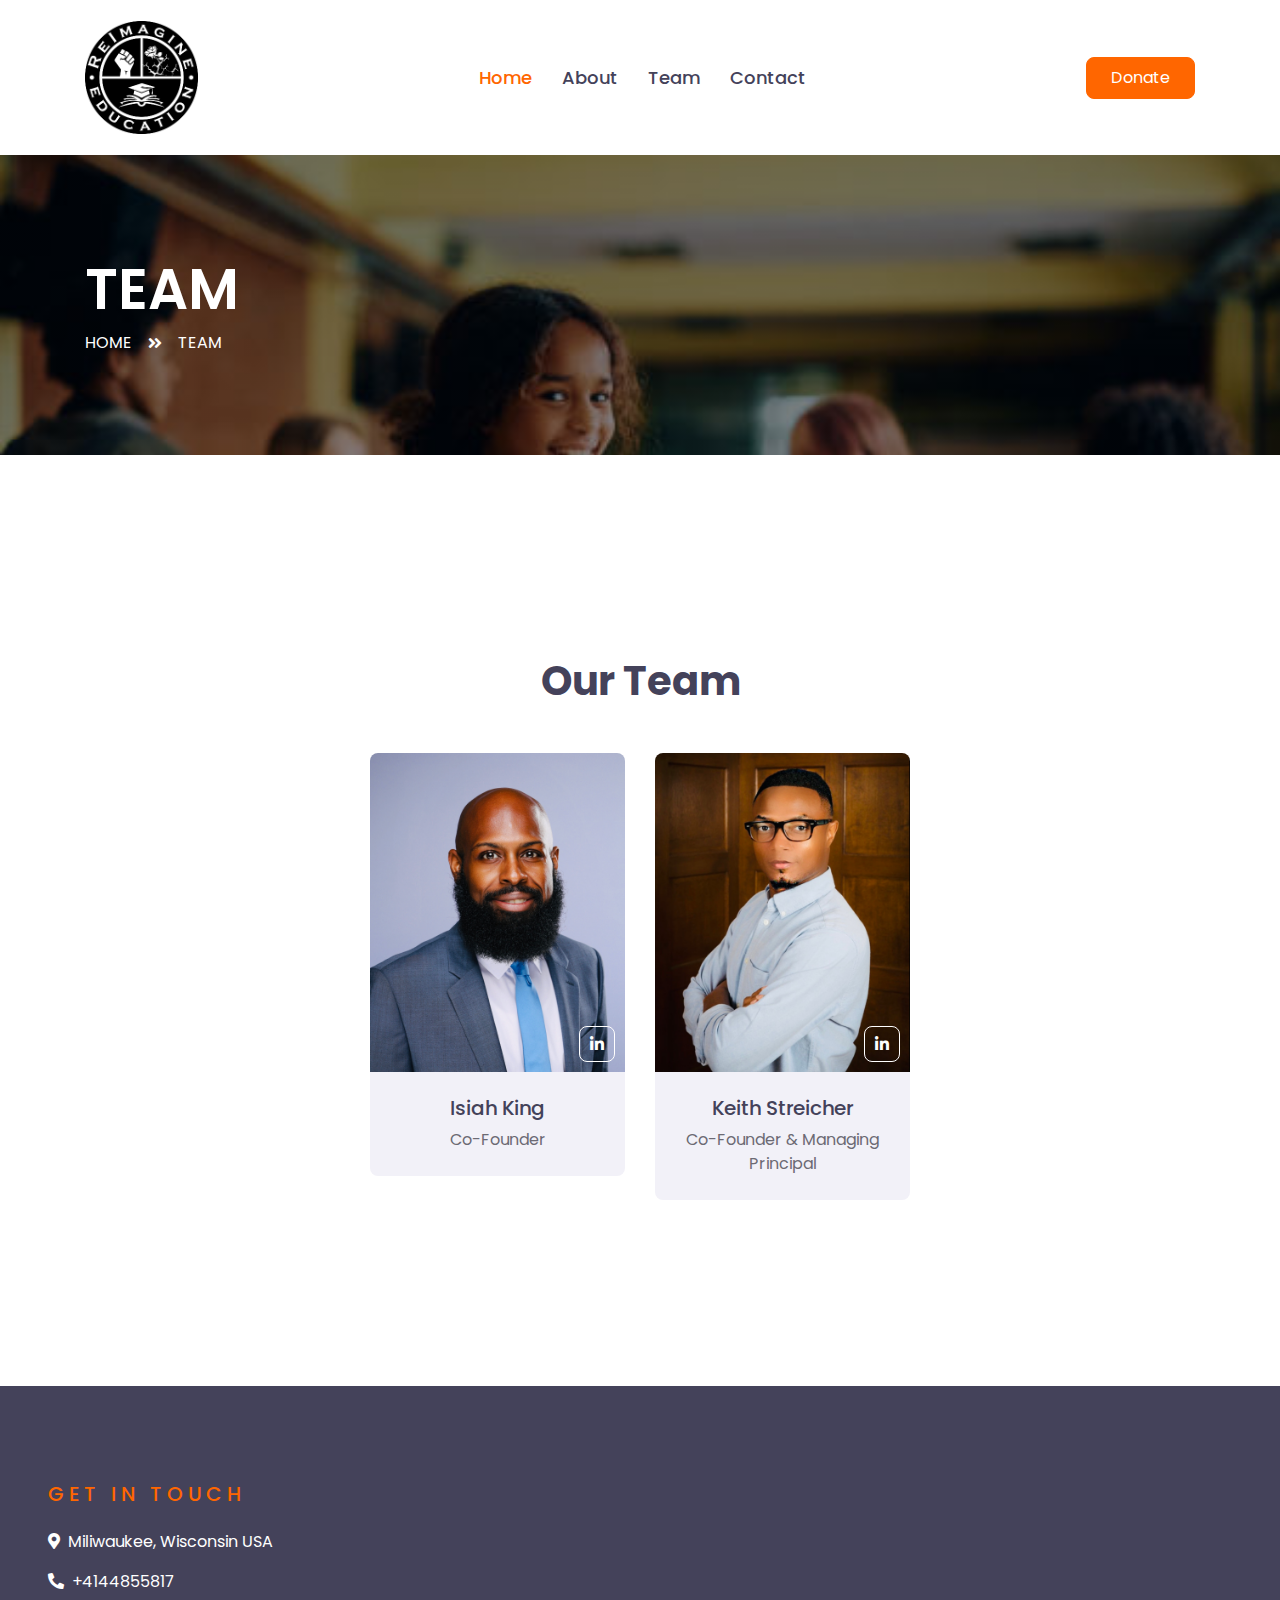
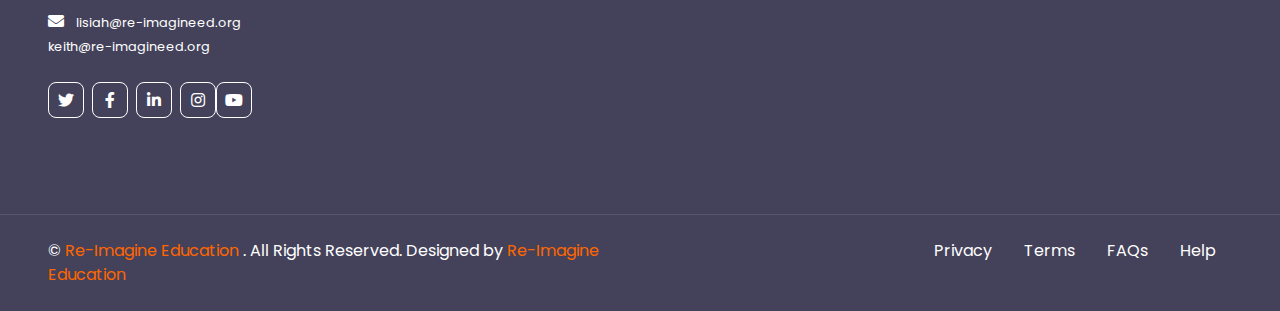
<file: teacher.html>
<!DOCTYPE html>
<html lang="en">

<head>
    <meta charset="utf-8">
    <title>Re-Imagine Education  </title>
    <meta content="width=device-width, initial-scale=1.0" name="viewport">
    <meta content=" Re-Imagine Education, Inc. is a non-profit 501(c)(3) with a mission to attract BIPOC talent to education careers and leverage intentional pathways for retention, career grooming, and upward mobility through meaningful mentorship channels.  " name="keywords">
    <meta content="Re-Imagine Education, Inc. is a non-profit 501(c)(3) with a mission to attract BIPOC talent to education careers and leverage intentional pathways for retention, career grooming, and upward mobility through meaningful mentorship channels.  " name="description">

    <!-- Favicon -->
    <link href="img/logo-540px.jpg" rel="icon">

    <!-- Google Web Fonts -->
    <link rel="preconnect" href="https://fonts.gstatic.com">
    <link href="https://fonts.googleapis.com/css2?family=Poppins:wght@400;500;600;700&display=swap" rel="stylesheet"> 

    <!-- Font Awesome -->
    <link href="https://cdnjs.cloudflare.com/ajax/libs/font-awesome/5.10.0/css/all.min.css" rel="stylesheet">

    <!-- Libraries Stylesheet -->
    <link href="lib/owlcarousel/assets/owl.carousel.min.css" rel="stylesheet">

    <!-- Customized Bootstrap Stylesheet -->
    <link href="css/style.css" rel="stylesheet">
</head>

<body>
    <!-- Navbar Start -->
    <nav class="navbar navbar-expand-lg bg-light navbar-light py-3">
        <div class="container">
            <!-- Logo on the left -->
            <a href="index.html" class="navbar-brand d-flex align-items-center">
                <img src="img/logo-240px.jpg" style="height: 3cm;" alt="Re-Imagine Education Logo">
            </a>
            
            <!-- Navbar toggler for mobile view -->
            <button class="navbar-toggler" type="button" data-toggle="collapse" data-target="#navbarCollapse">
                <span class="navbar-toggler-icon"></span>
            </button>
            
            <!-- Centered Menu -->
            <div class="collapse navbar-collapse justify-content-center" id="navbarCollapse">
                <div class="navbar-nav mx-auto">
                    <a href="index.html" class="nav-item nav-link active">Home</a>
                    <a href="about.html" class="nav-item nav-link">About</a>
                    <a href="teacher.html" class="nav-item nav-link">Team</a>
                    <a href="https://us7.list-manage.com/contact-form?u=5080e466c5f746c8b294721bc&form_id=e8ae05aca1f8eaf2371061d59e2e7222" class="nav-item nav-link">Contact</a>
                </div>
            </div>
            
            <!-- Donate Button on the right -->
            <a class="btn btn-primary py-2 px-4 ml-lg-3 d-none d-lg-block" href="https://givebutter.com/JQ4JgN">Donate</a>
        </div>
    </nav>
    <!-- Navbar End -->


    <!-- Header Start -->
    <div class="container-fluid page-header" style="margin-bottom: 90px;">
        <div class="container">
            <div class="d-flex flex-column justify-content-center" style="min-height: 300px">
                <h3 class="display-4 text-white text-uppercase">Team </h3>
                <div class="d-inline-flex text-white">
                    <p class="m-0 text-uppercase"><a class="text-white" href="">Home</a></p>
                    <i class="fa fa-angle-double-right pt-1 px-3"></i>
                    <p class="m-0 text-uppercase">Team </p>
                </div>
            </div>
        </div>
    </div>
    <!-- Header End -->

    <!-- Team Start -->
    <div class="container-fluid py-5">
        <div class="container pt-5 pb-3">
            <div class="text-center mb-5">
                <h5 class="text-primary text-uppercase mb-3" style="letter-spacing: 5px;"></h5>
                <h1>Our Team</h1>
            </div>
            <div class="row justify-content-center">
                <!-- Isiah King -->
                <div class="col-md-6 col-lg-3 text-center team mb-4">
                    <div class="team-item rounded overflow-hidden mb-2">
                        <div class="team-img position-relative">
                            <img class="img-fluid" src="img/IMG_4203.jpg" alt="Isiah King">
                            <!-- LinkedIn Icon -->
                            <a href="https://www.linkedin.com/in/isiahking/" class="btn btn-outline-light btn-square position-absolute" style="bottom: 10px; right: 10px;" aria-label="Isiah King's LinkedIn">
                                <i class="fab fa-linkedin-in"></i>
                            </a>
                        </div>
                        <div class="bg-secondary p-4">
                            <h5>Isiah King</h5>
                            <p class="m-0">Co-Founder</p>
                        </div>
                    </div>
                </div>
                
                <!-- Keith Streicher -->
                <div class="col-md-6 col-lg-3 text-center team mb-4">
                    <div class="team-item rounded overflow-hidden mb-2">
                        <div class="team-img position-relative">
                            <img class="img-fluid" src="img/keith.png" alt="Keith Streicher">
                            <!-- LinkedIn Icon -->
                            <a href="https://www.linkedin.com/in/keith-streicher-54099659/" class="btn btn-outline-light btn-square position-absolute" style="bottom: 10px; right: 10px;" aria-label="Keith Streicher's LinkedIn">
                                <i class="fab fa-linkedin-in"></i>
                            </a>
                        </div>
                        <div class="bg-secondary p-4">
                            <h5>Keith Streicher</h5>
                            <p class="m-0">Co-Founder & Managing Principal</p>
                        </div>
                    </div>
                </div>
            </div>
        </div>
    </div>
    <!-- Team End -->







    <!-- Footer Start -->
    <div class="container-fluid bg-dark text-white py-5 px-sm-3 px-lg-5" style="margin-top: 90px;">
        <div class="row pt-5">
            <div class="col-lg-7 col-md-12">
                <div class="row">
                    <div class="col-md-6 mb-5">
                        <h5 class="text-primary text-uppercase mb-4" style="letter-spacing: 5px;">Get In Touch</h5>
                        <p><i class="fa fa-map-marker-alt mr-2"></i>Miliwaukee, Wisconsin USA </p>
                        <p><i class="fa fa-phone-alt mr-2"></i>+4144855817 </p>
                        <p><i class="fa fa-envelope mr-2"></i>  <small> Iisiah@re-imagineed.org </small><br>
                            <small>  keith@re-imagineed.org   </small> </p>
                        <div class="d-flex justify-content-start mt-4">
                            <a class="btn btn-outline-light btn-square mr-2" href="https://www.re-imagineed.org/#subscribe "><i class="fab fa-twitter"></i></a>
                            <a class="btn btn-outline-light btn-square mr-2" href="https://www.re-imagineed.org/#subscribe "><i class="fab fa-facebook-f"></i></a>
                            <a class="btn btn-outline-light btn-square mr-2" href="https://www.linkedin.com/company/re-imagine-education-inc "><i class="fab fa-linkedin-in"></i></a>
                            <a class="btn btn-outline-light btn-square" href="https://www.re-imagineed.org/#subscribe "><i class="fab fa-instagram"></i></a>
                            <a class="btn btn-outline-light btn-square" href="https://www.youtube.com/@re-imagineeducation5068  "><i class="fab fa-youtube"></i></a>
                        </div>
                    </div>
                    <div class="col-md-6 mb-5">
                      
                    </div>
                </div>
            </div>
            <div class="col-lg-5 col-md-12 mb-5">
                
                    </div>
                </div>
            </div>
        </div>
    </div>
    <div class="container-fluid bg-dark text-white border-top py-4 px-sm-3 px-md-5" style="border-color: rgba(256, 256, 256, .1) !important;">
        <div class="row">
            <div class="col-lg-6 text-center text-md-left mb-3 mb-md-0">
                <p class="m-0 text-white">&copy; <a href="index.html">Re-Imagine Education </a>. All Rights Reserved. Designed by <a href="index.html"> Re-Imagine Education</a>
                </p>
            </div>
            <div class="col-lg-6 text-center text-md-right">
                <ul class="nav d-inline-flex">
                    <li class="nav-item">
                        <a class="nav-link text-white py-0" href="#">Privacy</a>
                    </li>
                    <li class="nav-item">
                        <a class="nav-link text-white py-0" href="#">Terms</a>
                    </li>
                    <li class="nav-item">
                        <a class="nav-link text-white py-0" href="#">FAQs</a>
                    </li>
                    <li class="nav-item">
                        <a class="nav-link text-white py-0" href="#">Help</a>
                    </li>
                </ul>
            </div>
        </div>
    </div>
    <!-- Footer End -->


    <!-- Back to Top -->
    <a href="#" class="btn btn-lg btn-primary btn-lg-square back-to-top"><i class="fa fa-angle-double-up"></i></a>


    <!-- JavaScript Libraries -->
    <script src="https://code.jquery.com/jquery-3.4.1.min.js"></script>
    <script src="https://stackpath.bootstrapcdn.com/bootstrap/4.4.1/js/bootstrap.bundle.min.js"></script>
    <script src="lib/easing/easing.min.js"></script>
    <script src="lib/owlcarousel/owl.carousel.min.js"></script>

    <!-- Contact Javascript File -->
    <script src="mail/jqBootstrapValidation.min.js"></script>
    <script src="mail/contact.js"></script>

    <!-- Template Javascript -->
    <script src="js/main.js"></script>
</body>

</html>
</file>
<file: css/style.css>
/******* Bootstrap Theming ********/
/*!
 * Bootstrap v4.5.3 (https://getbootstrap.com/)
 * Copyright 2011-2020 The Bootstrap Authors
 * Copyright 2011-2020 Twitter, Inc.
 * Licensed under MIT (https://github.com/twbs/bootstrap/blob/main/LICENSE)
 */
:root {
  --blue: #007bff;
  --indigo: #6610f2;
  --purple: #6f42c1;
  --pink: #e83e8c;
  --red: #dc3545;
  --orange: #fd7e14;
  --yellow: #ffc107;
  --green: #28a745;
  --teal: #20c997;
  --cyan: #17a2b8;
  --white: #fff;
  --gray: #6c757d;
  --gray-dark: #343a40;
  --primary: #FF6600;
  --secondary: #F2F1F8;
  --success: #28a745;
  --info: #17a2b8;
  --warning: #ffc107;
  --danger: #dc3545;
  --light: #FFFFFF;
  --dark: #44425A;
  --breakpoint-xs: 0;
  --breakpoint-sm: 576px;
  --breakpoint-md: 768px;
  --breakpoint-lg: 992px;
  --breakpoint-xl: 1200px;
  --font-family-sans-serif: "Poppins", sans-serif;
  --font-family-monospace: SFMono-Regular, Menlo, Monaco, Consolas, "Liberation Mono", "Courier New", monospace;
}

*,
*::before,
*::after {
  box-sizing: border-box;
}

html {
  font-family: sans-serif;
  line-height: 1.15;
  -webkit-text-size-adjust: 100%;
  -webkit-tap-highlight-color: rgba(0, 0, 0, 0);
}

article, aside, figcaption, figure, footer, header, hgroup, main, nav, section {
  display: block;
}

body {
  margin: 0;
  font-family: "Poppins", sans-serif;
  font-size: 1rem;
  font-weight: 400;
  line-height: 1.5;
  color: #6C6A74;
  text-align: left;
  background-color: #fff;
}

[tabindex="-1"]:focus:not(:focus-visible) {
  outline: 0 !important;
}

hr {
  box-sizing: content-box;
  height: 0;
  overflow: visible;
}

h1, h2, h3, h4, h5, h6 {
  margin-top: 0;
  margin-bottom: 0.5rem;
}

p {
  margin-top: 0;
  margin-bottom: 1rem;
}

abbr[title],
abbr[data-original-title] {
  text-decoration: underline;
  text-decoration: underline dotted;
  cursor: help;
  border-bottom: 0;
  text-decoration-skip-ink: none;
}

address {
  margin-bottom: 1rem;
  font-style: normal;
  line-height: inherit;
}

ol,
ul,
dl {
  margin-top: 0;
  margin-bottom: 1rem;
}

ol ol,
ul ul,
ol ul,
ul ol {
  margin-bottom: 0;
}

dt {
  font-weight: 700;
}

dd {
  margin-bottom: .5rem;
  margin-left: 0;
}

blockquote {
  margin: 0 0 1rem;
}

b,
strong {
  font-weight: bolder;
}

small {
  font-size: 80%;
}

sub,
sup {
  position: relative;
  font-size: 75%;
  line-height: 0;
  vertical-align: baseline;
}

sub {
  bottom: -.25em;
}

sup {
  top: -.5em;
}

a {
  color: #FF6600;
  text-decoration: none;
  background-color: transparent;
}

a:hover {
  color: #b34700;
  text-decoration: underline;
}

a:not([href]):not([class]) {
  color: inherit;
  text-decoration: none;
}

a:not([href]):not([class]):hover {
  color: inherit;
  text-decoration: none;
}

pre,
code,
kbd,
samp {
  font-family: SFMono-Regular, Menlo, Monaco, Consolas, "Liberation Mono", "Courier New", monospace;
  font-size: 1em;
}

pre {
  margin-top: 0;
  margin-bottom: 1rem;
  overflow: auto;
  -ms-overflow-style: scrollbar;
}

figure {
  margin: 0 0 1rem;
}

img {
  vertical-align: middle;
  border-style: none;
}

svg {
  overflow: hidden;
  vertical-align: middle;
}

table {
  border-collapse: collapse;
}

caption {
  padding-top: 0.75rem;
  padding-bottom: 0.75rem;
  color: #6c757d;
  text-align: left;
  caption-side: bottom;
}

th {
  text-align: inherit;
  text-align: -webkit-match-parent;
}

label {
  display: inline-block;
  margin-bottom: 0.5rem;
}

button {
  border-radius: 0;
}

button:focus {
  outline: 1px dotted;
  outline: 5px auto -webkit-focus-ring-color;
}

input,
button,
select,
optgroup,
textarea {
  margin: 0;
  font-family: inherit;
  font-size: inherit;
  line-height: inherit;
}

button,
input {
  overflow: visible;
}

button,
select {
  text-transform: none;
}

[role="button"] {
  cursor: pointer;
}

select {
  word-wrap: normal;
}

button,
[type="button"],
[type="reset"],
[type="submit"] {
  -webkit-appearance: button;
}

button:not(:disabled),
[type="button"]:not(:disabled),
[type="reset"]:not(:disabled),
[type="submit"]:not(:disabled) {
  cursor: pointer;
}

button::-moz-focus-inner,
[type="button"]::-moz-focus-inner,
[type="reset"]::-moz-focus-inner,
[type="submit"]::-moz-focus-inner {
  padding: 0;
  border-style: none;
}

input[type="radio"],
input[type="checkbox"] {
  box-sizing: border-box;
  padding: 0;
}

textarea {
  overflow: auto;
  resize: vertical;
}

fieldset {
  min-width: 0;
  padding: 0;
  margin: 0;
  border: 0;
}

legend {
  display: block;
  width: 100%;
  max-width: 100%;
  padding: 0;
  margin-bottom: .5rem;
  font-size: 1.5rem;
  line-height: inherit;
  color: inherit;
  white-space: normal;
}

@media (max-width: 1200px) {
  legend {
    font-size: calc(1.275rem + 0.3vw) ;
  }
}

progress {
  vertical-align: baseline;
}

[type="number"]::-webkit-inner-spin-button,
[type="number"]::-webkit-outer-spin-button {
  height: auto;
}

[type="search"] {
  outline-offset: -2px;
  -webkit-appearance: none;
}

[type="search"]::-webkit-search-decoration {
  -webkit-appearance: none;
}

::-webkit-file-upload-button {
  font: inherit;
  -webkit-appearance: button;
}

output {
  display: inline-block;
}

summary {
  display: list-item;
  cursor: pointer;
}

template {
  display: none;
}

[hidden] {
  display: none !important;
}

h1, h2, h3, h4, h5, h6,
.h1, .h2, .h3, .h4, .h5, .h6 {
  margin-bottom: 0.5rem;
  font-weight: 500;
  line-height: 1.2;
  color: #44425A;
}

h1, .h1 {
  font-size: 2.5rem;
}

@media (max-width: 1200px) {
  h1, .h1 {
    font-size: calc(1.375rem + 1.5vw) ;
  }
}

h2, .h2 {
  font-size: 2rem;
}

@media (max-width: 1200px) {
  h2, .h2 {
    font-size: calc(1.325rem + 0.9vw) ;
  }
}

h3, .h3 {
  font-size: 1.75rem;
}

@media (max-width: 1200px) {
  h3, .h3 {
    font-size: calc(1.3rem + 0.6vw) ;
  }
}

h4, .h4 {
  font-size: 1.5rem;
}

@media (max-width: 1200px) {
  h4, .h4 {
    font-size: calc(1.275rem + 0.3vw) ;
  }
}

h5, .h5 {
  font-size: 1.25rem;
}

h6, .h6 {
  font-size: 1rem;
}

.lead {
  font-size: 1.25rem;
  font-weight: 300;
}

.display-1 {
  font-size: 6rem;
  font-weight: 300;
  line-height: 1.2;
}

@media (max-width: 1200px) {
  .display-1 {
    font-size: calc(1.725rem + 5.7vw) ;
  }
}

.display-2 {
  font-size: 5.5rem;
  font-weight: 300;
  line-height: 1.2;
}

@media (max-width: 1200px) {
  .display-2 {
    font-size: calc(1.675rem + 5.1vw) ;
  }
}

.display-3 {
  font-size: 4.5rem;
  font-weight: 300;
  line-height: 1.2;
}

@media (max-width: 1200px) {
  .display-3 {
    font-size: calc(1.575rem + 3.9vw) ;
  }
}

.display-4 {
  font-size: 3.5rem;
  font-weight: 300;
  line-height: 1.2;
}

@media (max-width: 1200px) {
  .display-4 {
    font-size: calc(1.475rem + 2.7vw) ;
  }
}

hr {
  margin-top: 1rem;
  margin-bottom: 1rem;
  border: 0;
  border-top: 1px solid rgba(0, 0, 0, 0.1);
}

small,
.small {
  font-size: 80%;
  font-weight: 400;
}

mark,
.mark {
  padding: 0.2em;
  background-color: #fcf8e3;
}

.list-unstyled {
  padding-left: 0;
  list-style: none;
}

.list-inline {
  padding-left: 0;
  list-style: none;
}

.list-inline-item {
  display: inline-block;
}

.list-inline-item:not(:last-child) {
  margin-right: 0.5rem;
}

.initialism {
  font-size: 90%;
  text-transform: uppercase;
}

.blockquote {
  margin-bottom: 1rem;
  font-size: 1.25rem;
}

.blockquote-footer {
  display: block;
  font-size: 80%;
  color: #6c757d;
}

.blockquote-footer::before {
  content: "\2014\00A0";
}

.img-fluid {
  max-width: 100%;
  height: auto;
}

.img-thumbnail {
  padding: 0.25rem;
  background-color: #fff;
  border: 1px solid #dee2e6;
  border-radius: 8px;
  max-width: 100%;
  height: auto;
}

.figure {
  display: inline-block;
}

.figure-img {
  margin-bottom: 0.5rem;
  line-height: 1;
}

.figure-caption {
  font-size: 90%;
  color: #6c757d;
}

code {
  font-size: 87.5%;
  color: #e83e8c;
  word-wrap: break-word;
}

a > code {
  color: inherit;
}

kbd {
  padding: 0.2rem 0.4rem;
  font-size: 87.5%;
  color: #fff;
  background-color: #212529;
  border-radius: 0.2rem;
}

kbd kbd {
  padding: 0;
  font-size: 100%;
  font-weight: 700;
}

pre {
  display: block;
  font-size: 87.5%;
  color: #212529;
}

pre code {
  font-size: inherit;
  color: inherit;
  word-break: normal;
}

.pre-scrollable {
  max-height: 340px;
  overflow-y: scroll;
}

.container,
.container-fluid,
.container-sm,
.container-md,
.container-lg,
.container-xl {
  width: 100%;
  padding-right: 15px;
  padding-left: 15px;
  margin-right: auto;
  margin-left: auto;
}

@media (min-width: 576px) {
  .container, .container-sm {
    max-width: 540px;
  }
}

@media (min-width: 768px) {
  .container, .container-sm, .container-md {
    max-width: 720px;
  }
}

@media (min-width: 992px) {
  .container, .container-sm, .container-md, .container-lg {
    max-width: 960px;
  }
}

@media (min-width: 1200px) {
  .container, .container-sm, .container-md, .container-lg, .container-xl {
    max-width: 1140px;
  }
}

.row {
  display: flex;
  flex-wrap: wrap;
  margin-right: -15px;
  margin-left: -15px;
}

.no-gutters {
  margin-right: 0;
  margin-left: 0;
}

.no-gutters > .col,
.no-gutters > [class*="col-"] {
  padding-right: 0;
  padding-left: 0;
}

.col-1, .col-2, .col-3, .col-4, .col-5, .col-6, .col-7, .col-8, .col-9, .col-10, .col-11, .col-12, .col,
.col-auto, .col-sm-1, .col-sm-2, .col-sm-3, .col-sm-4, .col-sm-5, .col-sm-6, .col-sm-7, .col-sm-8, .col-sm-9, .col-sm-10, .col-sm-11, .col-sm-12, .col-sm,
.col-sm-auto, .col-md-1, .col-md-2, .col-md-3, .col-md-4, .col-md-5, .col-md-6, .col-md-7, .col-md-8, .col-md-9, .col-md-10, .col-md-11, .col-md-12, .col-md,
.col-md-auto, .col-lg-1, .col-lg-2, .col-lg-3, .col-lg-4, .col-lg-5, .col-lg-6, .col-lg-7, .col-lg-8, .col-lg-9, .col-lg-10, .col-lg-11, .col-lg-12, .col-lg,
.col-lg-auto, .col-xl-1, .col-xl-2, .col-xl-3, .col-xl-4, .col-xl-5, .col-xl-6, .col-xl-7, .col-xl-8, .col-xl-9, .col-xl-10, .col-xl-11, .col-xl-12, .col-xl,
.col-xl-auto {
  position: relative;
  width: 100%;
  padding-right: 15px;
  padding-left: 15px;
}

.col {
  flex-basis: 0;
  flex-grow: 1;
  max-width: 100%;
}

.row-cols-1 > * {
  flex: 0 0 100%;
  max-width: 100%;
}

.row-cols-2 > * {
  flex: 0 0 50%;
  max-width: 50%;
}

.row-cols-3 > * {
  flex: 0 0 33.33333%;
  max-width: 33.33333%;
}

.row-cols-4 > * {
  flex: 0 0 25%;
  max-width: 25%;
}

.row-cols-5 > * {
  flex: 0 0 20%;
  max-width: 20%;
}

.row-cols-6 > * {
  flex: 0 0 16.66667%;
  max-width: 16.66667%;
}

.col-auto {
  flex: 0 0 auto;
  width: auto;
  max-width: 100%;
}

.col-1 {
  flex: 0 0 8.33333%;
  max-width: 8.33333%;
}

.col-2 {
  flex: 0 0 16.66667%;
  max-width: 16.66667%;
}

.col-3 {
  flex: 0 0 25%;
  max-width: 25%;
}

.col-4 {
  flex: 0 0 33.33333%;
  max-width: 33.33333%;
}

.col-5 {
  flex: 0 0 41.66667%;
  max-width: 41.66667%;
}

.col-6 {
  flex: 0 0 50%;
  max-width: 50%;
}

.col-7 {
  flex: 0 0 58.33333%;
  max-width: 58.33333%;
}

.col-8 {
  flex: 0 0 66.66667%;
  max-width: 66.66667%;
}

.col-9 {
  flex: 0 0 75%;
  max-width: 75%;
}

.col-10 {
  flex: 0 0 83.33333%;
  max-width: 83.33333%;
}

.col-11 {
  flex: 0 0 91.66667%;
  max-width: 91.66667%;
}

.col-12 {
  flex: 0 0 100%;
  max-width: 100%;
}

.order-first {
  order: -1;
}

.order-last {
  order: 13;
}

.order-0 {
  order: 0;
}

.order-1 {
  order: 1;
}

.order-2 {
  order: 2;
}

.order-3 {
  order: 3;
}

.order-4 {
  order: 4;
}

.order-5 {
  order: 5;
}

.order-6 {
  order: 6;
}

.order-7 {
  order: 7;
}

.order-8 {
  order: 8;
}

.order-9 {
  order: 9;
}

.order-10 {
  order: 10;
}

.order-11 {
  order: 11;
}

.order-12 {
  order: 12;
}

.offset-1 {
  margin-left: 8.33333%;
}

.offset-2 {
  margin-left: 16.66667%;
}

.offset-3 {
  margin-left: 25%;
}

.offset-4 {
  margin-left: 33.33333%;
}

.offset-5 {
  margin-left: 41.66667%;
}

.offset-6 {
  margin-left: 50%;
}

.offset-7 {
  margin-left: 58.33333%;
}

.offset-8 {
  margin-left: 66.66667%;
}

.offset-9 {
  margin-left: 75%;
}

.offset-10 {
  margin-left: 83.33333%;
}

.offset-11 {
  margin-left: 91.66667%;
}

@media (min-width: 576px) {
  .col-sm {
    flex-basis: 0;
    flex-grow: 1;
    max-width: 100%;
  }
  .row-cols-sm-1 > * {
    flex: 0 0 100%;
    max-width: 100%;
  }
  .row-cols-sm-2 > * {
    flex: 0 0 50%;
    max-width: 50%;
  }
  .row-cols-sm-3 > * {
    flex: 0 0 33.33333%;
    max-width: 33.33333%;
  }
  .row-cols-sm-4 > * {
    flex: 0 0 25%;
    max-width: 25%;
  }
  .row-cols-sm-5 > * {
    flex: 0 0 20%;
    max-width: 20%;
  }
  .row-cols-sm-6 > * {
    flex: 0 0 16.66667%;
    max-width: 16.66667%;
  }
  .col-sm-auto {
    flex: 0 0 auto;
    width: auto;
    max-width: 100%;
  }
  .col-sm-1 {
    flex: 0 0 8.33333%;
    max-width: 8.33333%;
  }
  .col-sm-2 {
    flex: 0 0 16.66667%;
    max-width: 16.66667%;
  }
  .col-sm-3 {
    flex: 0 0 25%;
    max-width: 25%;
  }
  .col-sm-4 {
    flex: 0 0 33.33333%;
    max-width: 33.33333%;
  }
  .col-sm-5 {
    flex: 0 0 41.66667%;
    max-width: 41.66667%;
  }
  .col-sm-6 {
    flex: 0 0 50%;
    max-width: 50%;
  }
  .col-sm-7 {
    flex: 0 0 58.33333%;
    max-width: 58.33333%;
  }
  .col-sm-8 {
    flex: 0 0 66.66667%;
    max-width: 66.66667%;
  }
  .col-sm-9 {
    flex: 0 0 75%;
    max-width: 75%;
  }
  .col-sm-10 {
    flex: 0 0 83.33333%;
    max-width: 83.33333%;
  }
  .col-sm-11 {
    flex: 0 0 91.66667%;
    max-width: 91.66667%;
  }
  .col-sm-12 {
    flex: 0 0 100%;
    max-width: 100%;
  }
  .order-sm-first {
    order: -1;
  }
  .order-sm-last {
    order: 13;
  }
  .order-sm-0 {
    order: 0;
  }
  .order-sm-1 {
    order: 1;
  }
  .order-sm-2 {
    order: 2;
  }
  .order-sm-3 {
    order: 3;
  }
  .order-sm-4 {
    order: 4;
  }
  .order-sm-5 {
    order: 5;
  }
  .order-sm-6 {
    order: 6;
  }
  .order-sm-7 {
    order: 7;
  }
  .order-sm-8 {
    order: 8;
  }
  .order-sm-9 {
    order: 9;
  }
  .order-sm-10 {
    order: 10;
  }
  .order-sm-11 {
    order: 11;
  }
  .order-sm-12 {
    order: 12;
  }
  .offset-sm-0 {
    margin-left: 0;
  }
  .offset-sm-1 {
    margin-left: 8.33333%;
  }
  .offset-sm-2 {
    margin-left: 16.66667%;
  }
  .offset-sm-3 {
    margin-left: 25%;
  }
  .offset-sm-4 {
    margin-left: 33.33333%;
  }
  .offset-sm-5 {
    margin-left: 41.66667%;
  }
  .offset-sm-6 {
    margin-left: 50%;
  }
  .offset-sm-7 {
    margin-left: 58.33333%;
  }
  .offset-sm-8 {
    margin-left: 66.66667%;
  }
  .offset-sm-9 {
    margin-left: 75%;
  }
  .offset-sm-10 {
    margin-left: 83.33333%;
  }
  .offset-sm-11 {
    margin-left: 91.66667%;
  }
}

@media (min-width: 768px) {
  .col-md {
    flex-basis: 0;
    flex-grow: 1;
    max-width: 100%;
  }
  .row-cols-md-1 > * {
    flex: 0 0 100%;
    max-width: 100%;
  }
  .row-cols-md-2 > * {
    flex: 0 0 50%;
    max-width: 50%;
  }
  .row-cols-md-3 > * {
    flex: 0 0 33.33333%;
    max-width: 33.33333%;
  }
  .row-cols-md-4 > * {
    flex: 0 0 25%;
    max-width: 25%;
  }
  .row-cols-md-5 > * {
    flex: 0 0 20%;
    max-width: 20%;
  }
  .row-cols-md-6 > * {
    flex: 0 0 16.66667%;
    max-width: 16.66667%;
  }
  .col-md-auto {
    flex: 0 0 auto;
    width: auto;
    max-width: 100%;
  }
  .col-md-1 {
    flex: 0 0 8.33333%;
    max-width: 8.33333%;
  }
  .col-md-2 {
    flex: 0 0 16.66667%;
    max-width: 16.66667%;
  }
  .col-md-3 {
    flex: 0 0 25%;
    max-width: 25%;
  }
  .col-md-4 {
    flex: 0 0 33.33333%;
    max-width: 33.33333%;
  }
  .col-md-5 {
    flex: 0 0 41.66667%;
    max-width: 41.66667%;
  }
  .col-md-6 {
    flex: 0 0 50%;
    max-width: 50%;
  }
  .col-md-7 {
    flex: 0 0 58.33333%;
    max-width: 58.33333%;
  }
  .col-md-8 {
    flex: 0 0 66.66667%;
    max-width: 66.66667%;
  }
  .col-md-9 {
    flex: 0 0 75%;
    max-width: 75%;
  }
  .col-md-10 {
    flex: 0 0 83.33333%;
    max-width: 83.33333%;
  }
  .col-md-11 {
    flex: 0 0 91.66667%;
    max-width: 91.66667%;
  }
  .col-md-12 {
    flex: 0 0 100%;
    max-width: 100%;
  }
  .order-md-first {
    order: -1;
  }
  .order-md-last {
    order: 13;
  }
  .order-md-0 {
    order: 0;
  }
  .order-md-1 {
    order: 1;
  }
  .order-md-2 {
    order: 2;
  }
  .order-md-3 {
    order: 3;
  }
  .order-md-4 {
    order: 4;
  }
  .order-md-5 {
    order: 5;
  }
  .order-md-6 {
    order: 6;
  }
  .order-md-7 {
    order: 7;
  }
  .order-md-8 {
    order: 8;
  }
  .order-md-9 {
    order: 9;
  }
  .order-md-10 {
    order: 10;
  }
  .order-md-11 {
    order: 11;
  }
  .order-md-12 {
    order: 12;
  }
  .offset-md-0 {
    margin-left: 0;
  }
  .offset-md-1 {
    margin-left: 8.33333%;
  }
  .offset-md-2 {
    margin-left: 16.66667%;
  }
  .offset-md-3 {
    margin-left: 25%;
  }
  .offset-md-4 {
    margin-left: 33.33333%;
  }
  .offset-md-5 {
    margin-left: 41.66667%;
  }
  .offset-md-6 {
    margin-left: 50%;
  }
  .offset-md-7 {
    margin-left: 58.33333%;
  }
  .offset-md-8 {
    margin-left: 66.66667%;
  }
  .offset-md-9 {
    margin-left: 75%;
  }
  .offset-md-10 {
    margin-left: 83.33333%;
  }
  .offset-md-11 {
    margin-left: 91.66667%;
  }
}

@media (min-width: 992px) {
  .col-lg {
    flex-basis: 0;
    flex-grow: 1;
    max-width: 100%;
  }
  .row-cols-lg-1 > * {
    flex: 0 0 100%;
    max-width: 100%;
  }
  .row-cols-lg-2 > * {
    flex: 0 0 50%;
    max-width: 50%;
  }
  .row-cols-lg-3 > * {
    flex: 0 0 33.33333%;
    max-width: 33.33333%;
  }
  .row-cols-lg-4 > * {
    flex: 0 0 25%;
    max-width: 25%;
  }
  .row-cols-lg-5 > * {
    flex: 0 0 20%;
    max-width: 20%;
  }
  .row-cols-lg-6 > * {
    flex: 0 0 16.66667%;
    max-width: 16.66667%;
  }
  .col-lg-auto {
    flex: 0 0 auto;
    width: auto;
    max-width: 100%;
  }
  .col-lg-1 {
    flex: 0 0 8.33333%;
    max-width: 8.33333%;
  }
  .col-lg-2 {
    flex: 0 0 16.66667%;
    max-width: 16.66667%;
  }
  .col-lg-3 {
    flex: 0 0 25%;
    max-width: 25%;
  }
  .col-lg-4 {
    flex: 0 0 33.33333%;
    max-width: 33.33333%;
  }
  .col-lg-5 {
    flex: 0 0 41.66667%;
    max-width: 41.66667%;
  }
  .col-lg-6 {
    flex: 0 0 50%;
    max-width: 50%;
  }
  .col-lg-7 {
    flex: 0 0 58.33333%;
    max-width: 58.33333%;
  }
  .col-lg-8 {
    flex: 0 0 66.66667%;
    max-width: 66.66667%;
  }
  .col-lg-9 {
    flex: 0 0 75%;
    max-width: 75%;
  }
  .col-lg-10 {
    flex: 0 0 83.33333%;
    max-width: 83.33333%;
  }
  .col-lg-11 {
    flex: 0 0 91.66667%;
    max-width: 91.66667%;
  }
  .col-lg-12 {
    flex: 0 0 100%;
    max-width: 100%;
  }
  .order-lg-first {
    order: -1;
  }
  .order-lg-last {
    order: 13;
  }
  .order-lg-0 {
    order: 0;
  }
  .order-lg-1 {
    order: 1;
  }
  .order-lg-2 {
    order: 2;
  }
  .order-lg-3 {
    order: 3;
  }
  .order-lg-4 {
    order: 4;
  }
  .order-lg-5 {
    order: 5;
  }
  .order-lg-6 {
    order: 6;
  }
  .order-lg-7 {
    order: 7;
  }
  .order-lg-8 {
    order: 8;
  }
  .order-lg-9 {
    order: 9;
  }
  .order-lg-10 {
    order: 10;
  }
  .order-lg-11 {
    order: 11;
  }
  .order-lg-12 {
    order: 12;
  }
  .offset-lg-0 {
    margin-left: 0;
  }
  .offset-lg-1 {
    margin-left: 8.33333%;
  }
  .offset-lg-2 {
    margin-left: 16.66667%;
  }
  .offset-lg-3 {
    margin-left: 25%;
  }
  .offset-lg-4 {
    margin-left: 33.33333%;
  }
  .offset-lg-5 {
    margin-left: 41.66667%;
  }
  .offset-lg-6 {
    margin-left: 50%;
  }
  .offset-lg-7 {
    margin-left: 58.33333%;
  }
  .offset-lg-8 {
    margin-left: 66.66667%;
  }
  .offset-lg-9 {
    margin-left: 75%;
  }
  .offset-lg-10 {
    margin-left: 83.33333%;
  }
  .offset-lg-11 {
    margin-left: 91.66667%;
  }
}

@media (min-width: 1200px) {
  .col-xl {
    flex-basis: 0;
    flex-grow: 1;
    max-width: 100%;
  }
  .row-cols-xl-1 > * {
    flex: 0 0 100%;
    max-width: 100%;
  }
  .row-cols-xl-2 > * {
    flex: 0 0 50%;
    max-width: 50%;
  }
  .row-cols-xl-3 > * {
    flex: 0 0 33.33333%;
    max-width: 33.33333%;
  }
  .row-cols-xl-4 > * {
    flex: 0 0 25%;
    max-width: 25%;
  }
  .row-cols-xl-5 > * {
    flex: 0 0 20%;
    max-width: 20%;
  }
  .row-cols-xl-6 > * {
    flex: 0 0 16.66667%;
    max-width: 16.66667%;
  }
  .col-xl-auto {
    flex: 0 0 auto;
    width: auto;
    max-width: 100%;
  }
  .col-xl-1 {
    flex: 0 0 8.33333%;
    max-width: 8.33333%;
  }
  .col-xl-2 {
    flex: 0 0 16.66667%;
    max-width: 16.66667%;
  }
  .col-xl-3 {
    flex: 0 0 25%;
    max-width: 25%;
  }
  .col-xl-4 {
    flex: 0 0 33.33333%;
    max-width: 33.33333%;
  }
  .col-xl-5 {
    flex: 0 0 41.66667%;
    max-width: 41.66667%;
  }
  .col-xl-6 {
    flex: 0 0 50%;
    max-width: 50%;
  }
  .col-xl-7 {
    flex: 0 0 58.33333%;
    max-width: 58.33333%;
  }
  .col-xl-8 {
    flex: 0 0 66.66667%;
    max-width: 66.66667%;
  }
  .col-xl-9 {
    flex: 0 0 75%;
    max-width: 75%;
  }
  .col-xl-10 {
    flex: 0 0 83.33333%;
    max-width: 83.33333%;
  }
  .col-xl-11 {
    flex: 0 0 91.66667%;
    max-width: 91.66667%;
  }
  .col-xl-12 {
    flex: 0 0 100%;
    max-width: 100%;
  }
  .order-xl-first {
    order: -1;
  }
  .order-xl-last {
    order: 13;
  }
  .order-xl-0 {
    order: 0;
  }
  .order-xl-1 {
    order: 1;
  }
  .order-xl-2 {
    order: 2;
  }
  .order-xl-3 {
    order: 3;
  }
  .order-xl-4 {
    order: 4;
  }
  .order-xl-5 {
    order: 5;
  }
  .order-xl-6 {
    order: 6;
  }
  .order-xl-7 {
    order: 7;
  }
  .order-xl-8 {
    order: 8;
  }
  .order-xl-9 {
    order: 9;
  }
  .order-xl-10 {
    order: 10;
  }
  .order-xl-11 {
    order: 11;
  }
  .order-xl-12 {
    order: 12;
  }
  .offset-xl-0 {
    margin-left: 0;
  }
  .offset-xl-1 {
    margin-left: 8.33333%;
  }
  .offset-xl-2 {
    margin-left: 16.66667%;
  }
  .offset-xl-3 {
    margin-left: 25%;
  }
  .offset-xl-4 {
    margin-left: 33.33333%;
  }
  .offset-xl-5 {
    margin-left: 41.66667%;
  }
  .offset-xl-6 {
    margin-left: 50%;
  }
  .offset-xl-7 {
    margin-left: 58.33333%;
  }
  .offset-xl-8 {
    margin-left: 66.66667%;
  }
  .offset-xl-9 {
    margin-left: 75%;
  }
  .offset-xl-10 {
    margin-left: 83.33333%;
  }
  .offset-xl-11 {
    margin-left: 91.66667%;
  }
}

.table {
  width: 100%;
  margin-bottom: 1rem;
  color: #6C6A74;
}

.table th,
.table td {
  padding: 0.75rem;
  vertical-align: top;
  border-top: 1px solid #dee2e6;
}

.table thead th {
  vertical-align: bottom;
  border-bottom: 2px solid #dee2e6;
}

.table tbody + tbody {
  border-top: 2px solid #dee2e6;
}

.table-sm th,
.table-sm td {
  padding: 0.3rem;
}

.table-bordered {
  border: 1px solid #dee2e6;
}

.table-bordered th,
.table-bordered td {
  border: 1px solid #dee2e6;
}

.table-bordered thead th,
.table-bordered thead td {
  border-bottom-width: 2px;
}

.table-borderless th,
.table-borderless td,
.table-borderless thead th,
.table-borderless tbody + tbody {
  border: 0;
}

.table-striped tbody tr:nth-of-type(odd) {
  background-color: rgba(0, 0, 0, 0.05);
}

.table-hover tbody tr:hover {
  color: #6C6A74;
  background-color: rgba(0, 0, 0, 0.075);
}

.table-primary,
.table-primary > th,
.table-primary > td {
  background-color: #ffd4b8;
}

.table-primary th,
.table-primary td,
.table-primary thead th,
.table-primary tbody + tbody {
  border-color: #ffaf7a;
}

.table-hover .table-primary:hover {
  background-color: #ffc59f;
}

.table-hover .table-primary:hover > td,
.table-hover .table-primary:hover > th {
  background-color: #ffc59f;
}

.table-secondary,
.table-secondary > th,
.table-secondary > td {
  background-color: #fbfbfd;
}

.table-secondary th,
.table-secondary td,
.table-secondary thead th,
.table-secondary tbody + tbody {
  border-color: #f8f8fb;
}

.table-hover .table-secondary:hover {
  background-color: #eaeaf5;
}

.table-hover .table-secondary:hover > td,
.table-hover .table-secondary:hover > th {
  background-color: #eaeaf5;
}

.table-success,
.table-success > th,
.table-success > td {
  background-color: #c3e6cb;
}

.table-success th,
.table-success td,
.table-success thead th,
.table-success tbody + tbody {
  border-color: #8fd19e;
}

.table-hover .table-success:hover {
  background-color: #b1dfbb;
}

.table-hover .table-success:hover > td,
.table-hover .table-success:hover > th {
  background-color: #b1dfbb;
}

.table-info,
.table-info > th,
.table-info > td {
  background-color: #bee5eb;
}

.table-info th,
.table-info td,
.table-info thead th,
.table-info tbody + tbody {
  border-color: #86cfda;
}

.table-hover .table-info:hover {
  background-color: #abdde5;
}

.table-hover .table-info:hover > td,
.table-hover .table-info:hover > th {
  background-color: #abdde5;
}

.table-warning,
.table-warning > th,
.table-warning > td {
  background-color: #ffeeba;
}

.table-warning th,
.table-warning td,
.table-warning thead th,
.table-warning tbody + tbody {
  border-color: #ffdf7e;
}

.table-hover .table-warning:hover {
  background-color: #ffe8a1;
}

.table-hover .table-warning:hover > td,
.table-hover .table-warning:hover > th {
  background-color: #ffe8a1;
}

.table-danger,
.table-danger > th,
.table-danger > td {
  background-color: #f5c6cb;
}

.table-danger th,
.table-danger td,
.table-danger thead th,
.table-danger tbody + tbody {
  border-color: #ed969e;
}

.table-hover .table-danger:hover {
  background-color: #f1b0b7;
}

.table-hover .table-danger:hover > td,
.table-hover .table-danger:hover > th {
  background-color: #f1b0b7;
}

.table-light,
.table-light > th,
.table-light > td {
  background-color: white;
}

.table-light th,
.table-light td,
.table-light thead th,
.table-light tbody + tbody {
  border-color: white;
}

.table-hover .table-light:hover {
  background-color: #f2f2f2;
}

.table-hover .table-light:hover > td,
.table-hover .table-light:hover > th {
  background-color: #f2f2f2;
}

.table-dark,
.table-dark > th,
.table-dark > td {
  background-color: #cbcad1;
}

.table-dark th,
.table-dark td,
.table-dark thead th,
.table-dark tbody + tbody {
  border-color: #9e9da9;
}

.table-hover .table-dark:hover {
  background-color: #bebcc5;
}

.table-hover .table-dark:hover > td,
.table-hover .table-dark:hover > th {
  background-color: #bebcc5;
}

.table-active,
.table-active > th,
.table-active > td {
  background-color: rgba(0, 0, 0, 0.075);
}

.table-hover .table-active:hover {
  background-color: rgba(0, 0, 0, 0.075);
}

.table-hover .table-active:hover > td,
.table-hover .table-active:hover > th {
  background-color: rgba(0, 0, 0, 0.075);
}

.table .thead-dark th {
  color: #fff;
  background-color: #343a40;
  border-color: #454d55;
}

.table .thead-light th {
  color: #495057;
  background-color: #e9ecef;
  border-color: #dee2e6;
}

.table-dark {
  color: #fff;
  background-color: #343a40;
}

.table-dark th,
.table-dark td,
.table-dark thead th {
  border-color: #454d55;
}

.table-dark.table-bordered {
  border: 0;
}

.table-dark.table-striped tbody tr:nth-of-type(odd) {
  background-color: rgba(255, 255, 255, 0.05);
}

.table-dark.table-hover tbody tr:hover {
  color: #fff;
  background-color: rgba(255, 255, 255, 0.075);
}

@media (max-width: 575.98px) {
  .table-responsive-sm {
    display: block;
    width: 100%;
    overflow-x: auto;
    -webkit-overflow-scrolling: touch;
  }
  .table-responsive-sm > .table-bordered {
    border: 0;
  }
}

@media (max-width: 767.98px) {
  .table-responsive-md {
    display: block;
    width: 100%;
    overflow-x: auto;
    -webkit-overflow-scrolling: touch;
  }
  .table-responsive-md > .table-bordered {
    border: 0;
  }
}

@media (max-width: 991.98px) {
  .table-responsive-lg {
    display: block;
    width: 100%;
    overflow-x: auto;
    -webkit-overflow-scrolling: touch;
  }
  .table-responsive-lg > .table-bordered {
    border: 0;
  }
}

@media (max-width: 1199.98px) {
  .table-responsive-xl {
    display: block;
    width: 100%;
    overflow-x: auto;
    -webkit-overflow-scrolling: touch;
  }
  .table-responsive-xl > .table-bordered {
    border: 0;
  }
}

.table-responsive {
  display: block;
  width: 100%;
  overflow-x: auto;
  -webkit-overflow-scrolling: touch;
}

.table-responsive > .table-bordered {
  border: 0;
}

.form-control {
  display: block;
  width: 100%;
  height: calc(1.5em + 0.75rem + 2px);
  padding: 0.375rem 0.75rem;
  font-size: 1rem;
  font-weight: 400;
  line-height: 1.5;
  color: #495057;
  background-color: #fff;
  background-clip: padding-box;
  border: 1px solid #ced4da;
  border-radius: 8px;
  transition: border-color 0.15s ease-in-out, box-shadow 0.15s ease-in-out;
}

@media (prefers-reduced-motion: reduce) {
  .form-control {
    transition: none;
  }
}

.form-control::-ms-expand {
  background-color: transparent;
  border: 0;
}

.form-control:-moz-focusring {
  color: transparent;
  text-shadow: 0 0 0 #495057;
}

.form-control:focus {
  color: #495057;
  background-color: #fff;
  border-color: #ffb380;
  outline: 0;
  box-shadow: 0 0 0 0.2rem rgba(255, 102, 0, 0.25);
}

.form-control::placeholder {
  color: #6c757d;
  opacity: 1;
}

.form-control:disabled, .form-control[readonly] {
  background-color: #e9ecef;
  opacity: 1;
}

input[type="date"].form-control,
input[type="time"].form-control,
input[type="datetime-local"].form-control,
input[type="month"].form-control {
  appearance: none;
}

select.form-control:focus::-ms-value {
  color: #495057;
  background-color: #fff;
}

.form-control-file,
.form-control-range {
  display: block;
  width: 100%;
}

.col-form-label {
  padding-top: calc(0.375rem + 1px);
  padding-bottom: calc(0.375rem + 1px);
  margin-bottom: 0;
  font-size: inherit;
  line-height: 1.5;
}

.col-form-label-lg {
  padding-top: calc(0.5rem + 1px);
  padding-bottom: calc(0.5rem + 1px);
  font-size: 1.25rem;
  line-height: 1.5;
}

.col-form-label-sm {
  padding-top: calc(0.25rem + 1px);
  padding-bottom: calc(0.25rem + 1px);
  font-size: 0.875rem;
  line-height: 1.5;
}

.form-control-plaintext {
  display: block;
  width: 100%;
  padding: 0.375rem 0;
  margin-bottom: 0;
  font-size: 1rem;
  line-height: 1.5;
  color: #6C6A74;
  background-color: transparent;
  border: solid transparent;
  border-width: 1px 0;
}

.form-control-plaintext.form-control-sm, .form-control-plaintext.form-control-lg {
  padding-right: 0;
  padding-left: 0;
}

.form-control-sm {
  height: calc(1.5em + 0.5rem + 2px);
  padding: 0.25rem 0.5rem;
  font-size: 0.875rem;
  line-height: 1.5;
  border-radius: 0.2rem;
}

.form-control-lg {
  height: calc(1.5em + 1rem + 2px);
  padding: 0.5rem 1rem;
  font-size: 1.25rem;
  line-height: 1.5;
  border-radius: 0.3rem;
}

select.form-control[size], select.form-control[multiple] {
  height: auto;
}

textarea.form-control {
  height: auto;
}

.form-group {
  margin-bottom: 1rem;
}

.form-text {
  display: block;
  margin-top: 0.25rem;
}

.form-row {
  display: flex;
  flex-wrap: wrap;
  margin-right: -5px;
  margin-left: -5px;
}

.form-row > .col,
.form-row > [class*="col-"] {
  padding-right: 5px;
  padding-left: 5px;
}

.form-check {
  position: relative;
  display: block;
  padding-left: 1.25rem;
}

.form-check-input {
  position: absolute;
  margin-top: 0.3rem;
  margin-left: -1.25rem;
}

.form-check-input[disabled] ~ .form-check-label,
.form-check-input:disabled ~ .form-check-label {
  color: #6c757d;
}

.form-check-label {
  margin-bottom: 0;
}

.form-check-inline {
  display: inline-flex;
  align-items: center;
  padding-left: 0;
  margin-right: 0.75rem;
}

.form-check-inline .form-check-input {
  position: static;
  margin-top: 0;
  margin-right: 0.3125rem;
  margin-left: 0;
}

.valid-feedback {
  display: none;
  width: 100%;
  margin-top: 0.25rem;
  font-size: 80%;
  color: #28a745;
}

.valid-tooltip {
  position: absolute;
  top: 100%;
  left: 0;
  z-index: 5;
  display: none;
  max-width: 100%;
  padding: 0.25rem 0.5rem;
  margin-top: .1rem;
  font-size: 0.875rem;
  line-height: 1.5;
  color: #fff;
  background-color: rgba(40, 167, 69, 0.9);
  border-radius: 8px;
}

.was-validated :valid ~ .valid-feedback,
.was-validated :valid ~ .valid-tooltip,
.is-valid ~ .valid-feedback,
.is-valid ~ .valid-tooltip {
  display: block;
}

.was-validated .form-control:valid, .form-control.is-valid {
  border-color: #28a745;
  padding-right: calc(1.5em + 0.75rem);
  background-image: url("data:image/svg+xml,%3csvg xmlns='http://www.w3.org/2000/svg' width='8' height='8' viewBox='0 0 8 8'%3e%3cpath fill='%2328a745' d='M2.3 6.73L.6 4.53c-.4-1.04.46-1.4 1.1-.8l1.1 1.4 3.4-3.8c.6-.63 1.6-.27 1.2.7l-4 4.6c-.43.5-.8.4-1.1.1z'/%3e%3c/svg%3e");
  background-repeat: no-repeat;
  background-position: right calc(0.375em + 0.1875rem) center;
  background-size: calc(0.75em + 0.375rem) calc(0.75em + 0.375rem);
}

.was-validated .form-control:valid:focus, .form-control.is-valid:focus {
  border-color: #28a745;
  box-shadow: 0 0 0 0.2rem rgba(40, 167, 69, 0.25);
}

.was-validated textarea.form-control:valid, textarea.form-control.is-valid {
  padding-right: calc(1.5em + 0.75rem);
  background-position: top calc(0.375em + 0.1875rem) right calc(0.375em + 0.1875rem);
}

.was-validated .custom-select:valid, .custom-select.is-valid {
  border-color: #28a745;
  padding-right: calc(0.75em + 2.3125rem);
  background: url("data:image/svg+xml,%3csvg xmlns='http://www.w3.org/2000/svg' width='4' height='5' viewBox='0 0 4 5'%3e%3cpath fill='%23343a40' d='M2 0L0 2h4zm0 5L0 3h4z'/%3e%3c/svg%3e") no-repeat right 0.75rem center/8px 10px, url("data:image/svg+xml,%3csvg xmlns='http://www.w3.org/2000/svg' width='8' height='8' viewBox='0 0 8 8'%3e%3cpath fill='%2328a745' d='M2.3 6.73L.6 4.53c-.4-1.04.46-1.4 1.1-.8l1.1 1.4 3.4-3.8c.6-.63 1.6-.27 1.2.7l-4 4.6c-.43.5-.8.4-1.1.1z'/%3e%3c/svg%3e") #fff no-repeat center right 1.75rem/calc(0.75em + 0.375rem) calc(0.75em + 0.375rem);
}

.was-validated .custom-select:valid:focus, .custom-select.is-valid:focus {
  border-color: #28a745;
  box-shadow: 0 0 0 0.2rem rgba(40, 167, 69, 0.25);
}

.was-validated .form-check-input:valid ~ .form-check-label, .form-check-input.is-valid ~ .form-check-label {
  color: #28a745;
}

.was-validated .form-check-input:valid ~ .valid-feedback,
.was-validated .form-check-input:valid ~ .valid-tooltip, .form-check-input.is-valid ~ .valid-feedback,
.form-check-input.is-valid ~ .valid-tooltip {
  display: block;
}

.was-validated .custom-control-input:valid ~ .custom-control-label, .custom-control-input.is-valid ~ .custom-control-label {
  color: #28a745;
}

.was-validated .custom-control-input:valid ~ .custom-control-label::before, .custom-control-input.is-valid ~ .custom-control-label::before {
  border-color: #28a745;
}

.was-validated .custom-control-input:valid:checked ~ .custom-control-label::before, .custom-control-input.is-valid:checked ~ .custom-control-label::before {
  border-color: #34ce57;
  background-color: #34ce57;
}

.was-validated .custom-control-input:valid:focus ~ .custom-control-label::before, .custom-control-input.is-valid:focus ~ .custom-control-label::before {
  box-shadow: 0 0 0 0.2rem rgba(40, 167, 69, 0.25);
}

.was-validated .custom-control-input:valid:focus:not(:checked) ~ .custom-control-label::before, .custom-control-input.is-valid:focus:not(:checked) ~ .custom-control-label::before {
  border-color: #28a745;
}

.was-validated .custom-file-input:valid ~ .custom-file-label, .custom-file-input.is-valid ~ .custom-file-label {
  border-color: #28a745;
}

.was-validated .custom-file-input:valid:focus ~ .custom-file-label, .custom-file-input.is-valid:focus ~ .custom-file-label {
  border-color: #28a745;
  box-shadow: 0 0 0 0.2rem rgba(40, 167, 69, 0.25);
}

.invalid-feedback {
  display: none;
  width: 100%;
  margin-top: 0.25rem;
  font-size: 80%;
  color: #dc3545;
}

.invalid-tooltip {
  position: absolute;
  top: 100%;
  left: 0;
  z-index: 5;
  display: none;
  max-width: 100%;
  padding: 0.25rem 0.5rem;
  margin-top: .1rem;
  font-size: 0.875rem;
  line-height: 1.5;
  color: #fff;
  background-color: rgba(220, 53, 69, 0.9);
  border-radius: 8px;
}

.was-validated :invalid ~ .invalid-feedback,
.was-validated :invalid ~ .invalid-tooltip,
.is-invalid ~ .invalid-feedback,
.is-invalid ~ .invalid-tooltip {
  display: block;
}

.was-validated .form-control:invalid, .form-control.is-invalid {
  border-color: #dc3545;
  padding-right: calc(1.5em + 0.75rem);
  background-image: url("data:image/svg+xml,%3csvg xmlns='http://www.w3.org/2000/svg' width='12' height='12' fill='none' stroke='%23dc3545' viewBox='0 0 12 12'%3e%3ccircle cx='6' cy='6' r='4.5'/%3e%3cpath stroke-linejoin='round' d='M5.8 3.6h.4L6 6.5z'/%3e%3ccircle cx='6' cy='8.2' r='.6' fill='%23dc3545' stroke='none'/%3e%3c/svg%3e");
  background-repeat: no-repeat;
  background-position: right calc(0.375em + 0.1875rem) center;
  background-size: calc(0.75em + 0.375rem) calc(0.75em + 0.375rem);
}

.was-validated .form-control:invalid:focus, .form-control.is-invalid:focus {
  border-color: #dc3545;
  box-shadow: 0 0 0 0.2rem rgba(220, 53, 69, 0.25);
}

.was-validated textarea.form-control:invalid, textarea.form-control.is-invalid {
  padding-right: calc(1.5em + 0.75rem);
  background-position: top calc(0.375em + 0.1875rem) right calc(0.375em + 0.1875rem);
}

.was-validated .custom-select:invalid, .custom-select.is-invalid {
  border-color: #dc3545;
  padding-right: calc(0.75em + 2.3125rem);
  background: url("data:image/svg+xml,%3csvg xmlns='http://www.w3.org/2000/svg' width='4' height='5' viewBox='0 0 4 5'%3e%3cpath fill='%23343a40' d='M2 0L0 2h4zm0 5L0 3h4z'/%3e%3c/svg%3e") no-repeat right 0.75rem center/8px 10px, url("data:image/svg+xml,%3csvg xmlns='http://www.w3.org/2000/svg' width='12' height='12' fill='none' stroke='%23dc3545' viewBox='0 0 12 12'%3e%3ccircle cx='6' cy='6' r='4.5'/%3e%3cpath stroke-linejoin='round' d='M5.8 3.6h.4L6 6.5z'/%3e%3ccircle cx='6' cy='8.2' r='.6' fill='%23dc3545' stroke='none'/%3e%3c/svg%3e") #fff no-repeat center right 1.75rem/calc(0.75em + 0.375rem) calc(0.75em + 0.375rem);
}

.was-validated .custom-select:invalid:focus, .custom-select.is-invalid:focus {
  border-color: #dc3545;
  box-shadow: 0 0 0 0.2rem rgba(220, 53, 69, 0.25);
}

.was-validated .form-check-input:invalid ~ .form-check-label, .form-check-input.is-invalid ~ .form-check-label {
  color: #dc3545;
}

.was-validated .form-check-input:invalid ~ .invalid-feedback,
.was-validated .form-check-input:invalid ~ .invalid-tooltip, .form-check-input.is-invalid ~ .invalid-feedback,
.form-check-input.is-invalid ~ .invalid-tooltip {
  display: block;
}

.was-validated .custom-control-input:invalid ~ .custom-control-label, .custom-control-input.is-invalid ~ .custom-control-label {
  color: #dc3545;
}

.was-validated .custom-control-input:invalid ~ .custom-control-label::before, .custom-control-input.is-invalid ~ .custom-control-label::before {
  border-color: #dc3545;
}

.was-validated .custom-control-input:invalid:checked ~ .custom-control-label::before, .custom-control-input.is-invalid:checked ~ .custom-control-label::before {
  border-color: #e4606d;
  background-color: #e4606d;
}

.was-validated .custom-control-input:invalid:focus ~ .custom-control-label::before, .custom-control-input.is-invalid:focus ~ .custom-control-label::before {
  box-shadow: 0 0 0 0.2rem rgba(220, 53, 69, 0.25);
}

.was-validated .custom-control-input:invalid:focus:not(:checked) ~ .custom-control-label::before, .custom-control-input.is-invalid:focus:not(:checked) ~ .custom-control-label::before {
  border-color: #dc3545;
}

.was-validated .custom-file-input:invalid ~ .custom-file-label, .custom-file-input.is-invalid ~ .custom-file-label {
  border-color: #dc3545;
}

.was-validated .custom-file-input:invalid:focus ~ .custom-file-label, .custom-file-input.is-invalid:focus ~ .custom-file-label {
  border-color: #dc3545;
  box-shadow: 0 0 0 0.2rem rgba(220, 53, 69, 0.25);
}

.form-inline {
  display: flex;
  flex-flow: row wrap;
  align-items: center;
}

.form-inline .form-check {
  width: 100%;
}

@media (min-width: 576px) {
  .form-inline label {
    display: flex;
    align-items: center;
    justify-content: center;
    margin-bottom: 0;
  }
  .form-inline .form-group {
    display: flex;
    flex: 0 0 auto;
    flex-flow: row wrap;
    align-items: center;
    margin-bottom: 0;
  }
  .form-inline .form-control {
    display: inline-block;
    width: auto;
    vertical-align: middle;
  }
  .form-inline .form-control-plaintext {
    display: inline-block;
  }
  .form-inline .input-group,
  .form-inline .custom-select {
    width: auto;
  }
  .form-inline .form-check {
    display: flex;
    align-items: center;
    justify-content: center;
    width: auto;
    padding-left: 0;
  }
  .form-inline .form-check-input {
    position: relative;
    flex-shrink: 0;
    margin-top: 0;
    margin-right: 0.25rem;
    margin-left: 0;
  }
  .form-inline .custom-control {
    align-items: center;
    justify-content: center;
  }
  .form-inline .custom-control-label {
    margin-bottom: 0;
  }
}

.btn {
  display: inline-block;
  font-weight: 400;
  color: #6C6A74;
  text-align: center;
  vertical-align: middle;
  user-select: none;
  background-color: transparent;
  border: 1px solid transparent;
  padding: 0.375rem 0.75rem;
  font-size: 1rem;
  line-height: 1.5;
  border-radius: 8px;
  transition: color 0.15s ease-in-out, background-color 0.15s ease-in-out, border-color 0.15s ease-in-out, box-shadow 0.15s ease-in-out;
}

@media (prefers-reduced-motion: reduce) {
  .btn {
    transition: none;
  }
}

.btn:hover {
  color: #6C6A74;
  text-decoration: none;
}

.btn:focus, .btn.focus {
  outline: 0;
  box-shadow: 0 0 0 0.2rem rgba(255, 102, 0, 0.25);
}

.btn.disabled, .btn:disabled {
  opacity: 0.65;
}

.btn:not(:disabled):not(.disabled) {
  cursor: pointer;
}

a.btn.disabled,
fieldset:disabled a.btn {
  pointer-events: none;
}

.btn-primary {
  color: #fff;
  background-color: #FF6600;
  border-color: #FF6600;
}

.btn-primary:hover {
  color: #fff;
  background-color: #d95700;
  border-color: #cc5200;
}

.btn-primary:focus, .btn-primary.focus {
  color: #fff;
  background-color: #d95700;
  border-color: #cc5200;
  box-shadow: 0 0 0 0.2rem rgba(255, 125, 38, 0.5);
}

.btn-primary.disabled, .btn-primary:disabled {
  color: #fff;
  background-color: #FF6600;
  border-color: #FF6600;
}

.btn-primary:not(:disabled):not(.disabled):active, .btn-primary:not(:disabled):not(.disabled).active,
.show > .btn-primary.dropdown-toggle {
  color: #fff;
  background-color: #cc5200;
  border-color: #bf4d00;
}

.btn-primary:not(:disabled):not(.disabled):active:focus, .btn-primary:not(:disabled):not(.disabled).active:focus,
.show > .btn-primary.dropdown-toggle:focus {
  box-shadow: 0 0 0 0.2rem rgba(255, 125, 38, 0.5);
}

.btn-secondary {
  color: #212529;
  background-color: #F2F1F8;
  border-color: #F2F1F8;
}

.btn-secondary:hover {
  color: #212529;
  background-color: #dad8eb;
  border-color: #d2cfe7;
}

.btn-secondary:focus, .btn-secondary.focus {
  color: #212529;
  background-color: #dad8eb;
  border-color: #d2cfe7;
  box-shadow: 0 0 0 0.2rem rgba(211, 210, 217, 0.5);
}

.btn-secondary.disabled, .btn-secondary:disabled {
  color: #212529;
  background-color: #F2F1F8;
  border-color: #F2F1F8;
}

.btn-secondary:not(:disabled):not(.disabled):active, .btn-secondary:not(:disabled):not(.disabled).active,
.show > .btn-secondary.dropdown-toggle {
  color: #212529;
  background-color: #d2cfe7;
  border-color: #cbc7e3;
}

.btn-secondary:not(:disabled):not(.disabled):active:focus, .btn-secondary:not(:disabled):not(.disabled).active:focus,
.show > .btn-secondary.dropdown-toggle:focus {
  box-shadow: 0 0 0 0.2rem rgba(211, 210, 217, 0.5);
}

.btn-success {
  color: #fff;
  background-color: #28a745;
  border-color: #28a745;
}

.btn-success:hover {
  color: #fff;
  background-color: #218838;
  border-color: #1e7e34;
}

.btn-success:focus, .btn-success.focus {
  color: #fff;
  background-color: #218838;
  border-color: #1e7e34;
  box-shadow: 0 0 0 0.2rem rgba(72, 180, 97, 0.5);
}

.btn-success.disabled, .btn-success:disabled {
  color: #fff;
  background-color: #28a745;
  border-color: #28a745;
}

.btn-success:not(:disabled):not(.disabled):active, .btn-success:not(:disabled):not(.disabled).active,
.show > .btn-success.dropdown-toggle {
  color: #fff;
  background-color: #1e7e34;
  border-color: #1c7430;
}

.btn-success:not(:disabled):not(.disabled):active:focus, .btn-success:not(:disabled):not(.disabled).active:focus,
.show > .btn-success.dropdown-toggle:focus {
  box-shadow: 0 0 0 0.2rem rgba(72, 180, 97, 0.5);
}

.btn-info {
  color: #fff;
  background-color: #17a2b8;
  border-color: #17a2b8;
}

.btn-info:hover {
  color: #fff;
  background-color: #138496;
  border-color: #117a8b;
}

.btn-info:focus, .btn-info.focus {
  color: #fff;
  background-color: #138496;
  border-color: #117a8b;
  box-shadow: 0 0 0 0.2rem rgba(58, 176, 195, 0.5);
}

.btn-info.disabled, .btn-info:disabled {
  color: #fff;
  background-color: #17a2b8;
  border-color: #17a2b8;
}

.btn-info:not(:disabled):not(.disabled):active, .btn-info:not(:disabled):not(.disabled).active,
.show > .btn-info.dropdown-toggle {
  color: #fff;
  background-color: #117a8b;
  border-color: #10707f;
}

.btn-info:not(:disabled):not(.disabled):active:focus, .btn-info:not(:disabled):not(.disabled).active:focus,
.show > .btn-info.dropdown-toggle:focus {
  box-shadow: 0 0 0 0.2rem rgba(58, 176, 195, 0.5);
}

.btn-warning {
  color: #212529;
  background-color: #ffc107;
  border-color: #ffc107;
}

.btn-warning:hover {
  color: #212529;
  background-color: #e0a800;
  border-color: #d39e00;
}

.btn-warning:focus, .btn-warning.focus {
  color: #212529;
  background-color: #e0a800;
  border-color: #d39e00;
  box-shadow: 0 0 0 0.2rem rgba(222, 170, 12, 0.5);
}

.btn-warning.disabled, .btn-warning:disabled {
  color: #212529;
  background-color: #ffc107;
  border-color: #ffc107;
}

.btn-warning:not(:disabled):not(.disabled):active, .btn-warning:not(:disabled):not(.disabled).active,
.show > .btn-warning.dropdown-toggle {
  color: #212529;
  background-color: #d39e00;
  border-color: #c69500;
}

.btn-warning:not(:disabled):not(.disabled):active:focus, .btn-warning:not(:disabled):not(.disabled).active:focus,
.show > .btn-warning.dropdown-toggle:focus {
  box-shadow: 0 0 0 0.2rem rgba(222, 170, 12, 0.5);
}

.btn-danger {
  color: #fff;
  background-color: #dc3545;
  border-color: #dc3545;
}

.btn-danger:hover {
  color: #fff;
  background-color: #c82333;
  border-color: #bd2130;
}

.btn-danger:focus, .btn-danger.focus {
  color: #fff;
  background-color: #c82333;
  border-color: #bd2130;
  box-shadow: 0 0 0 0.2rem rgba(225, 83, 97, 0.5);
}

.btn-danger.disabled, .btn-danger:disabled {
  color: #fff;
  background-color: #dc3545;
  border-color: #dc3545;
}

.btn-danger:not(:disabled):not(.disabled):active, .btn-danger:not(:disabled):not(.disabled).active,
.show > .btn-danger.dropdown-toggle {
  color: #fff;
  background-color: #bd2130;
  border-color: #b21f2d;
}

.btn-danger:not(:disabled):not(.disabled):active:focus, .btn-danger:not(:disabled):not(.disabled).active:focus,
.show > .btn-danger.dropdown-toggle:focus {
  box-shadow: 0 0 0 0.2rem rgba(225, 83, 97, 0.5);
}

.btn-light {
  color: #212529;
  background-color: #FFFFFF;
  border-color: #FFFFFF;
}

.btn-light:hover {
  color: #212529;
  background-color: #ececec;
  border-color: #e6e6e6;
}

.btn-light:focus, .btn-light.focus {
  color: #212529;
  background-color: #ececec;
  border-color: #e6e6e6;
  box-shadow: 0 0 0 0.2rem rgba(222, 222, 223, 0.5);
}

.btn-light.disabled, .btn-light:disabled {
  color: #212529;
  background-color: #FFFFFF;
  border-color: #FFFFFF;
}

.btn-light:not(:disabled):not(.disabled):active, .btn-light:not(:disabled):not(.disabled).active,
.show > .btn-light.dropdown-toggle {
  color: #212529;
  background-color: #e6e6e6;
  border-color: #dfdfdf;
}

.btn-light:not(:disabled):not(.disabled):active:focus, .btn-light:not(:disabled):not(.disabled).active:focus,
.show > .btn-light.dropdown-toggle:focus {
  box-shadow: 0 0 0 0.2rem rgba(222, 222, 223, 0.5);
}

.btn-dark {
  color: #fff;
  background-color: #44425A;
  border-color: #44425A;
}

.btn-dark:hover {
  color: #fff;
  background-color: #333244;
  border-color: #2e2c3d;
}

.btn-dark:focus, .btn-dark.focus {
  color: #fff;
  background-color: #333244;
  border-color: #2e2c3d;
  box-shadow: 0 0 0 0.2rem rgba(96, 94, 115, 0.5);
}

.btn-dark.disabled, .btn-dark:disabled {
  color: #fff;
  background-color: #44425A;
  border-color: #44425A;
}

.btn-dark:not(:disabled):not(.disabled):active, .btn-dark:not(:disabled):not(.disabled).active,
.show > .btn-dark.dropdown-toggle {
  color: #fff;
  background-color: #2e2c3d;
  border-color: #282735;
}

.btn-dark:not(:disabled):not(.disabled):active:focus, .btn-dark:not(:disabled):not(.disabled).active:focus,
.show > .btn-dark.dropdown-toggle:focus {
  box-shadow: 0 0 0 0.2rem rgba(96, 94, 115, 0.5);
}

.btn-outline-primary {
  color: #FF6600;
  border-color: #FF6600;
}

.btn-outline-primary:hover {
  color: #fff;
  background-color: #FF6600;
  border-color: #FF6600;
}

.btn-outline-primary:focus, .btn-outline-primary.focus {
  box-shadow: 0 0 0 0.2rem rgba(255, 102, 0, 0.5);
}

.btn-outline-primary.disabled, .btn-outline-primary:disabled {
  color: #FF6600;
  background-color: transparent;
}

.btn-outline-primary:not(:disabled):not(.disabled):active, .btn-outline-primary:not(:disabled):not(.disabled).active,
.show > .btn-outline-primary.dropdown-toggle {
  color: #fff;
  background-color: #FF6600;
  border-color: #FF6600;
}

.btn-outline-primary:not(:disabled):not(.disabled):active:focus, .btn-outline-primary:not(:disabled):not(.disabled).active:focus,
.show > .btn-outline-primary.dropdown-toggle:focus {
  box-shadow: 0 0 0 0.2rem rgba(255, 102, 0, 0.5);
}

.btn-outline-secondary {
  color: #F2F1F8;
  border-color: #F2F1F8;
}

.btn-outline-secondary:hover {
  color: #212529;
  background-color: #F2F1F8;
  border-color: #F2F1F8;
}

.btn-outline-secondary:focus, .btn-outline-secondary.focus {
  box-shadow: 0 0 0 0.2rem rgba(242, 241, 248, 0.5);
}

.btn-outline-secondary.disabled, .btn-outline-secondary:disabled {
  color: #F2F1F8;
  background-color: transparent;
}

.btn-outline-secondary:not(:disabled):not(.disabled):active, .btn-outline-secondary:not(:disabled):not(.disabled).active,
.show > .btn-outline-secondary.dropdown-toggle {
  color: #212529;
  background-color: #F2F1F8;
  border-color: #F2F1F8;
}

.btn-outline-secondary:not(:disabled):not(.disabled):active:focus, .btn-outline-secondary:not(:disabled):not(.disabled).active:focus,
.show > .btn-outline-secondary.dropdown-toggle:focus {
  box-shadow: 0 0 0 0.2rem rgba(242, 241, 248, 0.5);
}

.btn-outline-success {
  color: #28a745;
  border-color: #28a745;
}

.btn-outline-success:hover {
  color: #fff;
  background-color: #28a745;
  border-color: #28a745;
}

.btn-outline-success:focus, .btn-outline-success.focus {
  box-shadow: 0 0 0 0.2rem rgba(40, 167, 69, 0.5);
}

.btn-outline-success.disabled, .btn-outline-success:disabled {
  color: #28a745;
  background-color: transparent;
}

.btn-outline-success:not(:disabled):not(.disabled):active, .btn-outline-success:not(:disabled):not(.disabled).active,
.show > .btn-outline-success.dropdown-toggle {
  color: #fff;
  background-color: #28a745;
  border-color: #28a745;
}

.btn-outline-success:not(:disabled):not(.disabled):active:focus, .btn-outline-success:not(:disabled):not(.disabled).active:focus,
.show > .btn-outline-success.dropdown-toggle:focus {
  box-shadow: 0 0 0 0.2rem rgba(40, 167, 69, 0.5);
}

.btn-outline-info {
  color: #17a2b8;
  border-color: #17a2b8;
}

.btn-outline-info:hover {
  color: #fff;
  background-color: #17a2b8;
  border-color: #17a2b8;
}

.btn-outline-info:focus, .btn-outline-info.focus {
  box-shadow: 0 0 0 0.2rem rgba(23, 162, 184, 0.5);
}

.btn-outline-info.disabled, .btn-outline-info:disabled {
  color: #17a2b8;
  background-color: transparent;
}

.btn-outline-info:not(:disabled):not(.disabled):active, .btn-outline-info:not(:disabled):not(.disabled).active,
.show > .btn-outline-info.dropdown-toggle {
  color: #fff;
  background-color: #17a2b8;
  border-color: #17a2b8;
}

.btn-outline-info:not(:disabled):not(.disabled):active:focus, .btn-outline-info:not(:disabled):not(.disabled).active:focus,
.show > .btn-outline-info.dropdown-toggle:focus {
  box-shadow: 0 0 0 0.2rem rgba(23, 162, 184, 0.5);
}

.btn-outline-warning {
  color: #ffc107;
  border-color: #ffc107;
}

.btn-outline-warning:hover {
  color: #212529;
  background-color: #ffc107;
  border-color: #ffc107;
}

.btn-outline-warning:focus, .btn-outline-warning.focus {
  box-shadow: 0 0 0 0.2rem rgba(255, 193, 7, 0.5);
}

.btn-outline-warning.disabled, .btn-outline-warning:disabled {
  color: #ffc107;
  background-color: transparent;
}

.btn-outline-warning:not(:disabled):not(.disabled):active, .btn-outline-warning:not(:disabled):not(.disabled).active,
.show > .btn-outline-warning.dropdown-toggle {
  color: #212529;
  background-color: #ffc107;
  border-color: #ffc107;
}

.btn-outline-warning:not(:disabled):not(.disabled):active:focus, .btn-outline-warning:not(:disabled):not(.disabled).active:focus,
.show > .btn-outline-warning.dropdown-toggle:focus {
  box-shadow: 0 0 0 0.2rem rgba(255, 193, 7, 0.5);
}

.btn-outline-danger {
  color: #dc3545;
  border-color: #dc3545;
}

.btn-outline-danger:hover {
  color: #fff;
  background-color: #dc3545;
  border-color: #dc3545;
}

.btn-outline-danger:focus, .btn-outline-danger.focus {
  box-shadow: 0 0 0 0.2rem rgba(220, 53, 69, 0.5);
}

.btn-outline-danger.disabled, .btn-outline-danger:disabled {
  color: #dc3545;
  background-color: transparent;
}

.btn-outline-danger:not(:disabled):not(.disabled):active, .btn-outline-danger:not(:disabled):not(.disabled).active,
.show > .btn-outline-danger.dropdown-toggle {
  color: #fff;
  background-color: #dc3545;
  border-color: #dc3545;
}

.btn-outline-danger:not(:disabled):not(.disabled):active:focus, .btn-outline-danger:not(:disabled):not(.disabled).active:focus,
.show > .btn-outline-danger.dropdown-toggle:focus {
  box-shadow: 0 0 0 0.2rem rgba(220, 53, 69, 0.5);
}

.btn-outline-light {
  color: #FFFFFF;
  border-color: #FFFFFF;
}

.btn-outline-light:hover {
  color: #212529;
  background-color: #FFFFFF;
  border-color: #FFFFFF;
}

.btn-outline-light:focus, .btn-outline-light.focus {
  box-shadow: 0 0 0 0.2rem rgba(255, 255, 255, 0.5);
}

.btn-outline-light.disabled, .btn-outline-light:disabled {
  color: #FFFFFF;
  background-color: transparent;
}

.btn-outline-light:not(:disabled):not(.disabled):active, .btn-outline-light:not(:disabled):not(.disabled).active,
.show > .btn-outline-light.dropdown-toggle {
  color: #212529;
  background-color: #FFFFFF;
  border-color: #FFFFFF;
}

.btn-outline-light:not(:disabled):not(.disabled):active:focus, .btn-outline-light:not(:disabled):not(.disabled).active:focus,
.show > .btn-outline-light.dropdown-toggle:focus {
  box-shadow: 0 0 0 0.2rem rgba(255, 255, 255, 0.5);
}

.btn-outline-dark {
  color: #44425A;
  border-color: #44425A;
}

.btn-outline-dark:hover {
  color: #fff;
  background-color: #44425A;
  border-color: #44425A;
}

.btn-outline-dark:focus, .btn-outline-dark.focus {
  box-shadow: 0 0 0 0.2rem rgba(68, 66, 90, 0.5);
}

.btn-outline-dark.disabled, .btn-outline-dark:disabled {
  color: #44425A;
  background-color: transparent;
}

.btn-outline-dark:not(:disabled):not(.disabled):active, .btn-outline-dark:not(:disabled):not(.disabled).active,
.show > .btn-outline-dark.dropdown-toggle {
  color: #fff;
  background-color: #44425A;
  border-color: #44425A;
}

.btn-outline-dark:not(:disabled):not(.disabled):active:focus, .btn-outline-dark:not(:disabled):not(.disabled).active:focus,
.show > .btn-outline-dark.dropdown-toggle:focus {
  box-shadow: 0 0 0 0.2rem rgba(68, 66, 90, 0.5);
}

.btn-link {
  font-weight: 400;
  color: #FF6600;
  text-decoration: none;
}

.btn-link:hover {
  color: #b34700;
  text-decoration: underline;
}

.btn-link:focus, .btn-link.focus {
  text-decoration: underline;
}

.btn-link:disabled, .btn-link.disabled {
  color: #6c757d;
  pointer-events: none;
}

.btn-lg, .btn-group-lg > .btn {
  padding: 0.5rem 1rem;
  font-size: 1.25rem;
  line-height: 1.5;
  border-radius: 0.3rem;
}

.btn-sm, .btn-group-sm > .btn {
  padding: 0.25rem 0.5rem;
  font-size: 0.875rem;
  line-height: 1.5;
  border-radius: 0.2rem;
}

.btn-block {
  display: block;
  width: 100%;
}

.btn-block + .btn-block {
  margin-top: 0.5rem;
}

input[type="submit"].btn-block,
input[type="reset"].btn-block,
input[type="button"].btn-block {
  width: 100%;
}

.fade {
  transition: opacity 0.15s linear;
}

@media (prefers-reduced-motion: reduce) {
  .fade {
    transition: none;
  }
}

.fade:not(.show) {
  opacity: 0;
}

.collapse:not(.show) {
  display: none;
}

.collapsing {
  position: relative;
  height: 0;
  overflow: hidden;
  transition: height 0.35s ease;
}

@media (prefers-reduced-motion: reduce) {
  .collapsing {
    transition: none;
  }
}

.dropup,
.dropright,
.dropdown,
.dropleft {
  position: relative;
}

.dropdown-toggle {
  white-space: nowrap;
}

.dropdown-toggle::after {
  display: inline-block;
  margin-left: 0.255em;
  vertical-align: 0.255em;
  content: "";
  border-top: 0.3em solid;
  border-right: 0.3em solid transparent;
  border-bottom: 0;
  border-left: 0.3em solid transparent;
}

.dropdown-toggle:empty::after {
  margin-left: 0;
}

.dropdown-menu {
  position: absolute;
  top: 100%;
  left: 0;
  z-index: 1000;
  display: none;
  float: left;
  min-width: 10rem;
  padding: 0.5rem 0;
  margin: 0.125rem 0 0;
  font-size: 1rem;
  color: #6C6A74;
  text-align: left;
  list-style: none;
  background-color: #fff;
  background-clip: padding-box;
  border: 1px solid rgba(0, 0, 0, 0.15);
  border-radius: 8px;
}

.dropdown-menu-left {
  right: auto;
  left: 0;
}

.dropdown-menu-right {
  right: 0;
  left: auto;
}

@media (min-width: 576px) {
  .dropdown-menu-sm-left {
    right: auto;
    left: 0;
  }
  .dropdown-menu-sm-right {
    right: 0;
    left: auto;
  }
}

@media (min-width: 768px) {
  .dropdown-menu-md-left {
    right: auto;
    left: 0;
  }
  .dropdown-menu-md-right {
    right: 0;
    left: auto;
  }
}

@media (min-width: 992px) {
  .dropdown-menu-lg-left {
    right: auto;
    left: 0;
  }
  .dropdown-menu-lg-right {
    right: 0;
    left: auto;
  }
}

@media (min-width: 1200px) {
  .dropdown-menu-xl-left {
    right: auto;
    left: 0;
  }
  .dropdown-menu-xl-right {
    right: 0;
    left: auto;
  }
}

.dropup .dropdown-menu {
  top: auto;
  bottom: 100%;
  margin-top: 0;
  margin-bottom: 0.125rem;
}

.dropup .dropdown-toggle::after {
  display: inline-block;
  margin-left: 0.255em;
  vertical-align: 0.255em;
  content: "";
  border-top: 0;
  border-right: 0.3em solid transparent;
  border-bottom: 0.3em solid;
  border-left: 0.3em solid transparent;
}

.dropup .dropdown-toggle:empty::after {
  margin-left: 0;
}

.dropright .dropdown-menu {
  top: 0;
  right: auto;
  left: 100%;
  margin-top: 0;
  margin-left: 0.125rem;
}

.dropright .dropdown-toggle::after {
  display: inline-block;
  margin-left: 0.255em;
  vertical-align: 0.255em;
  content: "";
  border-top: 0.3em solid transparent;
  border-right: 0;
  border-bottom: 0.3em solid transparent;
  border-left: 0.3em solid;
}

.dropright .dropdown-toggle:empty::after {
  margin-left: 0;
}

.dropright .dropdown-toggle::after {
  vertical-align: 0;
}

.dropleft .dropdown-menu {
  top: 0;
  right: 100%;
  left: auto;
  margin-top: 0;
  margin-right: 0.125rem;
}

.dropleft .dropdown-toggle::after {
  display: inline-block;
  margin-left: 0.255em;
  vertical-align: 0.255em;
  content: "";
}

.dropleft .dropdown-toggle::after {
  display: none;
}

.dropleft .dropdown-toggle::before {
  display: inline-block;
  margin-right: 0.255em;
  vertical-align: 0.255em;
  content: "";
  border-top: 0.3em solid transparent;
  border-right: 0.3em solid;
  border-bottom: 0.3em solid transparent;
}

.dropleft .dropdown-toggle:empty::after {
  margin-left: 0;
}

.dropleft .dropdown-toggle::before {
  vertical-align: 0;
}

.dropdown-menu[x-placement^="top"], .dropdown-menu[x-placement^="right"], .dropdown-menu[x-placement^="bottom"], .dropdown-menu[x-placement^="left"] {
  right: auto;
  bottom: auto;
}

.dropdown-divider {
  height: 0;
  margin: 0.5rem 0;
  overflow: hidden;
  border-top: 1px solid #e9ecef;
}

.dropdown-item {
  display: block;
  width: 100%;
  padding: 0.25rem 1.5rem;
  clear: both;
  font-weight: 400;
  color: #212529;
  text-align: inherit;
  white-space: nowrap;
  background-color: transparent;
  border: 0;
}

.dropdown-item:hover, .dropdown-item:focus {
  color: #16181b;
  text-decoration: none;
  background-color: #f8f9fa;
}

.dropdown-item.active, .dropdown-item:active {
  color: #fff;
  text-decoration: none;
  background-color: #FF6600;
}

.dropdown-item.disabled, .dropdown-item:disabled {
  color: #6c757d;
  pointer-events: none;
  background-color: transparent;
}

.dropdown-menu.show {
  display: block;
}

.dropdown-header {
  display: block;
  padding: 0.5rem 1.5rem;
  margin-bottom: 0;
  font-size: 0.875rem;
  color: #6c757d;
  white-space: nowrap;
}

.dropdown-item-text {
  display: block;
  padding: 0.25rem 1.5rem;
  color: #212529;
}

.btn-group,
.btn-group-vertical {
  position: relative;
  display: inline-flex;
  vertical-align: middle;
}

.btn-group > .btn,
.btn-group-vertical > .btn {
  position: relative;
  flex: 1 1 auto;
}

.btn-group > .btn:hover,
.btn-group-vertical > .btn:hover {
  z-index: 1;
}

.btn-group > .btn:focus, .btn-group > .btn:active, .btn-group > .btn.active,
.btn-group-vertical > .btn:focus,
.btn-group-vertical > .btn:active,
.btn-group-vertical > .btn.active {
  z-index: 1;
}

.btn-toolbar {
  display: flex;
  flex-wrap: wrap;
  justify-content: flex-start;
}

.btn-toolbar .input-group {
  width: auto;
}

.btn-group > .btn:not(:first-child),
.btn-group > .btn-group:not(:first-child) {
  margin-left: -1px;
}

.btn-group > .btn:not(:last-child):not(.dropdown-toggle),
.btn-group > .btn-group:not(:last-child) > .btn {
  border-top-right-radius: 0;
  border-bottom-right-radius: 0;
}

.btn-group > .btn:not(:first-child),
.btn-group > .btn-group:not(:first-child) > .btn {
  border-top-left-radius: 0;
  border-bottom-left-radius: 0;
}

.dropdown-toggle-split {
  padding-right: 0.5625rem;
  padding-left: 0.5625rem;
}

.dropdown-toggle-split::after,
.dropup .dropdown-toggle-split::after,
.dropright .dropdown-toggle-split::after {
  margin-left: 0;
}

.dropleft .dropdown-toggle-split::before {
  margin-right: 0;
}

.btn-sm + .dropdown-toggle-split, .btn-group-sm > .btn + .dropdown-toggle-split {
  padding-right: 0.375rem;
  padding-left: 0.375rem;
}

.btn-lg + .dropdown-toggle-split, .btn-group-lg > .btn + .dropdown-toggle-split {
  padding-right: 0.75rem;
  padding-left: 0.75rem;
}

.btn-group-vertical {
  flex-direction: column;
  align-items: flex-start;
  justify-content: center;
}

.btn-group-vertical > .btn,
.btn-group-vertical > .btn-group {
  width: 100%;
}

.btn-group-vertical > .btn:not(:first-child),
.btn-group-vertical > .btn-group:not(:first-child) {
  margin-top: -1px;
}

.btn-group-vertical > .btn:not(:last-child):not(.dropdown-toggle),
.btn-group-vertical > .btn-group:not(:last-child) > .btn {
  border-bottom-right-radius: 0;
  border-bottom-left-radius: 0;
}

.btn-group-vertical > .btn:not(:first-child),
.btn-group-vertical > .btn-group:not(:first-child) > .btn {
  border-top-left-radius: 0;
  border-top-right-radius: 0;
}

.btn-group-toggle > .btn,
.btn-group-toggle > .btn-group > .btn {
  margin-bottom: 0;
}

.btn-group-toggle > .btn input[type="radio"],
.btn-group-toggle > .btn input[type="checkbox"],
.btn-group-toggle > .btn-group > .btn input[type="radio"],
.btn-group-toggle > .btn-group > .btn input[type="checkbox"] {
  position: absolute;
  clip: rect(0, 0, 0, 0);
  pointer-events: none;
}

.input-group {
  position: relative;
  display: flex;
  flex-wrap: wrap;
  align-items: stretch;
  width: 100%;
}

.input-group > .form-control,
.input-group > .form-control-plaintext,
.input-group > .custom-select,
.input-group > .custom-file {
  position: relative;
  flex: 1 1 auto;
  width: 1%;
  min-width: 0;
  margin-bottom: 0;
}

.input-group > .form-control + .form-control,
.input-group > .form-control + .custom-select,
.input-group > .form-control + .custom-file,
.input-group > .form-control-plaintext + .form-control,
.input-group > .form-control-plaintext + .custom-select,
.input-group > .form-control-plaintext + .custom-file,
.input-group > .custom-select + .form-control,
.input-group > .custom-select + .custom-select,
.input-group > .custom-select + .custom-file,
.input-group > .custom-file + .form-control,
.input-group > .custom-file + .custom-select,
.input-group > .custom-file + .custom-file {
  margin-left: -1px;
}

.input-group > .form-control:focus,
.input-group > .custom-select:focus,
.input-group > .custom-file .custom-file-input:focus ~ .custom-file-label {
  z-index: 3;
}

.input-group > .custom-file .custom-file-input:focus {
  z-index: 4;
}

.input-group > .form-control:not(:last-child),
.input-group > .custom-select:not(:last-child) {
  border-top-right-radius: 0;
  border-bottom-right-radius: 0;
}

.input-group > .form-control:not(:first-child),
.input-group > .custom-select:not(:first-child) {
  border-top-left-radius: 0;
  border-bottom-left-radius: 0;
}

.input-group > .custom-file {
  display: flex;
  align-items: center;
}

.input-group > .custom-file:not(:last-child) .custom-file-label,
.input-group > .custom-file:not(:last-child) .custom-file-label::after {
  border-top-right-radius: 0;
  border-bottom-right-radius: 0;
}

.input-group > .custom-file:not(:first-child) .custom-file-label {
  border-top-left-radius: 0;
  border-bottom-left-radius: 0;
}

.input-group-prepend,
.input-group-append {
  display: flex;
}

.input-group-prepend .btn,
.input-group-append .btn {
  position: relative;
  z-index: 2;
}

.input-group-prepend .btn:focus,
.input-group-append .btn:focus {
  z-index: 3;
}

.input-group-prepend .btn + .btn,
.input-group-prepend .btn + .input-group-text,
.input-group-prepend .input-group-text + .input-group-text,
.input-group-prepend .input-group-text + .btn,
.input-group-append .btn + .btn,
.input-group-append .btn + .input-group-text,
.input-group-append .input-group-text + .input-group-text,
.input-group-append .input-group-text + .btn {
  margin-left: -1px;
}

.input-group-prepend {
  margin-right: -1px;
}

.input-group-append {
  margin-left: -1px;
}

.input-group-text {
  display: flex;
  align-items: center;
  padding: 0.375rem 0.75rem;
  margin-bottom: 0;
  font-size: 1rem;
  font-weight: 400;
  line-height: 1.5;
  color: #495057;
  text-align: center;
  white-space: nowrap;
  background-color: #e9ecef;
  border: 1px solid #ced4da;
  border-radius: 8px;
}

.input-group-text input[type="radio"],
.input-group-text input[type="checkbox"] {
  margin-top: 0;
}

.input-group-lg > .form-control:not(textarea),
.input-group-lg > .custom-select {
  height: calc(1.5em + 1rem + 2px);
}

.input-group-lg > .form-control,
.input-group-lg > .custom-select,
.input-group-lg > .input-group-prepend > .input-group-text,
.input-group-lg > .input-group-append > .input-group-text,
.input-group-lg > .input-group-prepend > .btn,
.input-group-lg > .input-group-append > .btn {
  padding: 0.5rem 1rem;
  font-size: 1.25rem;
  line-height: 1.5;
  border-radius: 0.3rem;
}

.input-group-sm > .form-control:not(textarea),
.input-group-sm > .custom-select {
  height: calc(1.5em + 0.5rem + 2px);
}

.input-group-sm > .form-control,
.input-group-sm > .custom-select,
.input-group-sm > .input-group-prepend > .input-group-text,
.input-group-sm > .input-group-append > .input-group-text,
.input-group-sm > .input-group-prepend > .btn,
.input-group-sm > .input-group-append > .btn {
  padding: 0.25rem 0.5rem;
  font-size: 0.875rem;
  line-height: 1.5;
  border-radius: 0.2rem;
}

.input-group-lg > .custom-select,
.input-group-sm > .custom-select {
  padding-right: 1.75rem;
}

.input-group > .input-group-prepend > .btn,
.input-group > .input-group-prepend > .input-group-text,
.input-group > .input-group-append:not(:last-child) > .btn,
.input-group > .input-group-append:not(:last-child) > .input-group-text,
.input-group > .input-group-append:last-child > .btn:not(:last-child):not(.dropdown-toggle),
.input-group > .input-group-append:last-child > .input-group-text:not(:last-child) {
  border-top-right-radius: 0;
  border-bottom-right-radius: 0;
}

.input-group > .input-group-append > .btn,
.input-group > .input-group-append > .input-group-text,
.input-group > .input-group-prepend:not(:first-child) > .btn,
.input-group > .input-group-prepend:not(:first-child) > .input-group-text,
.input-group > .input-group-prepend:first-child > .btn:not(:first-child),
.input-group > .input-group-prepend:first-child > .input-group-text:not(:first-child) {
  border-top-left-radius: 0;
  border-bottom-left-radius: 0;
}

.custom-control {
  position: relative;
  z-index: 1;
  display: block;
  min-height: 1.5rem;
  padding-left: 1.5rem;
  color-adjust: exact;
}

.custom-control-inline {
  display: inline-flex;
  margin-right: 1rem;
}

.custom-control-input {
  position: absolute;
  left: 0;
  z-index: -1;
  width: 1rem;
  height: 1.25rem;
  opacity: 0;
}

.custom-control-input:checked ~ .custom-control-label::before {
  color: #fff;
  border-color: #FF6600;
  background-color: #FF6600;
}

.custom-control-input:focus ~ .custom-control-label::before {
  box-shadow: 0 0 0 0.2rem rgba(255, 102, 0, 0.25);
}

.custom-control-input:focus:not(:checked) ~ .custom-control-label::before {
  border-color: #ffb380;
}

.custom-control-input:not(:disabled):active ~ .custom-control-label::before {
  color: #fff;
  background-color: #ffd1b3;
  border-color: #ffd1b3;
}

.custom-control-input[disabled] ~ .custom-control-label, .custom-control-input:disabled ~ .custom-control-label {
  color: #6c757d;
}

.custom-control-input[disabled] ~ .custom-control-label::before, .custom-control-input:disabled ~ .custom-control-label::before {
  background-color: #e9ecef;
}

.custom-control-label {
  position: relative;
  margin-bottom: 0;
  vertical-align: top;
}

.custom-control-label::before {
  position: absolute;
  top: 0.25rem;
  left: -1.5rem;
  display: block;
  width: 1rem;
  height: 1rem;
  pointer-events: none;
  content: "";
  background-color: #fff;
  border: #adb5bd solid 1px;
}

.custom-control-label::after {
  position: absolute;
  top: 0.25rem;
  left: -1.5rem;
  display: block;
  width: 1rem;
  height: 1rem;
  content: "";
  background: no-repeat 50% / 50% 50%;
}

.custom-checkbox .custom-control-label::before {
  border-radius: 8px;
}

.custom-checkbox .custom-control-input:checked ~ .custom-control-label::after {
  background-image: url("data:image/svg+xml,%3csvg xmlns='http://www.w3.org/2000/svg' width='8' height='8' viewBox='0 0 8 8'%3e%3cpath fill='%23fff' d='M6.564.75l-3.59 3.612-1.538-1.55L0 4.26l2.974 2.99L8 2.193z'/%3e%3c/svg%3e");
}

.custom-checkbox .custom-control-input:indeterminate ~ .custom-control-label::before {
  border-color: #FF6600;
  background-color: #FF6600;
}

.custom-checkbox .custom-control-input:indeterminate ~ .custom-control-label::after {
  background-image: url("data:image/svg+xml,%3csvg xmlns='http://www.w3.org/2000/svg' width='4' height='4' viewBox='0 0 4 4'%3e%3cpath stroke='%23fff' d='M0 2h4'/%3e%3c/svg%3e");
}

.custom-checkbox .custom-control-input:disabled:checked ~ .custom-control-label::before {
  background-color: rgba(255, 102, 0, 0.5);
}

.custom-checkbox .custom-control-input:disabled:indeterminate ~ .custom-control-label::before {
  background-color: rgba(255, 102, 0, 0.5);
}

.custom-radio .custom-control-label::before {
  border-radius: 50%;
}

.custom-radio .custom-control-input:checked ~ .custom-control-label::after {
  background-image: url("data:image/svg+xml,%3csvg xmlns='http://www.w3.org/2000/svg' width='12' height='12' viewBox='-4 -4 8 8'%3e%3ccircle r='3' fill='%23fff'/%3e%3c/svg%3e");
}

.custom-radio .custom-control-input:disabled:checked ~ .custom-control-label::before {
  background-color: rgba(255, 102, 0, 0.5);
}

.custom-switch {
  padding-left: 2.25rem;
}

.custom-switch .custom-control-label::before {
  left: -2.25rem;
  width: 1.75rem;
  pointer-events: all;
  border-radius: 0.5rem;
}

.custom-switch .custom-control-label::after {
  top: calc(0.25rem + 2px);
  left: calc(-2.25rem + 2px);
  width: calc(1rem - 4px);
  height: calc(1rem - 4px);
  background-color: #adb5bd;
  border-radius: 0.5rem;
  transition: transform 0.15s ease-in-out, background-color 0.15s ease-in-out, border-color 0.15s ease-in-out, box-shadow 0.15s ease-in-out;
}

@media (prefers-reduced-motion: reduce) {
  .custom-switch .custom-control-label::after {
    transition: none;
  }
}

.custom-switch .custom-control-input:checked ~ .custom-control-label::after {
  background-color: #fff;
  transform: translateX(0.75rem);
}

.custom-switch .custom-control-input:disabled:checked ~ .custom-control-label::before {
  background-color: rgba(255, 102, 0, 0.5);
}

.custom-select {
  display: inline-block;
  width: 100%;
  height: calc(1.5em + 0.75rem + 2px);
  padding: 0.375rem 1.75rem 0.375rem 0.75rem;
  font-size: 1rem;
  font-weight: 400;
  line-height: 1.5;
  color: #495057;
  vertical-align: middle;
  background: #fff url("data:image/svg+xml,%3csvg xmlns='http://www.w3.org/2000/svg' width='4' height='5' viewBox='0 0 4 5'%3e%3cpath fill='%23343a40' d='M2 0L0 2h4zm0 5L0 3h4z'/%3e%3c/svg%3e") no-repeat right 0.75rem center/8px 10px;
  border: 1px solid #ced4da;
  border-radius: 8px;
  appearance: none;
}

.custom-select:focus {
  border-color: #ffb380;
  outline: 0;
  box-shadow: 0 0 0 0.2rem rgba(255, 102, 0, 0.25);
}

.custom-select:focus::-ms-value {
  color: #495057;
  background-color: #fff;
}

.custom-select[multiple], .custom-select[size]:not([size="1"]) {
  height: auto;
  padding-right: 0.75rem;
  background-image: none;
}

.custom-select:disabled {
  color: #6c757d;
  background-color: #e9ecef;
}

.custom-select::-ms-expand {
  display: none;
}

.custom-select:-moz-focusring {
  color: transparent;
  text-shadow: 0 0 0 #495057;
}

.custom-select-sm {
  height: calc(1.5em + 0.5rem + 2px);
  padding-top: 0.25rem;
  padding-bottom: 0.25rem;
  padding-left: 0.5rem;
  font-size: 0.875rem;
}

.custom-select-lg {
  height: calc(1.5em + 1rem + 2px);
  padding-top: 0.5rem;
  padding-bottom: 0.5rem;
  padding-left: 1rem;
  font-size: 1.25rem;
}

.custom-file {
  position: relative;
  display: inline-block;
  width: 100%;
  height: calc(1.5em + 0.75rem + 2px);
  margin-bottom: 0;
}

.custom-file-input {
  position: relative;
  z-index: 2;
  width: 100%;
  height: calc(1.5em + 0.75rem + 2px);
  margin: 0;
  opacity: 0;
}

.custom-file-input:focus ~ .custom-file-label {
  border-color: #ffb380;
  box-shadow: 0 0 0 0.2rem rgba(255, 102, 0, 0.25);
}

.custom-file-input[disabled] ~ .custom-file-label,
.custom-file-input:disabled ~ .custom-file-label {
  background-color: #e9ecef;
}

.custom-file-input:lang(en) ~ .custom-file-label::after {
  content: "Browse";
}

.custom-file-input ~ .custom-file-label[data-browse]::after {
  content: attr(data-browse);
}

.custom-file-label {
  position: absolute;
  top: 0;
  right: 0;
  left: 0;
  z-index: 1;
  height: calc(1.5em + 0.75rem + 2px);
  padding: 0.375rem 0.75rem;
  font-weight: 400;
  line-height: 1.5;
  color: #495057;
  background-color: #fff;
  border: 1px solid #ced4da;
  border-radius: 8px;
}

.custom-file-label::after {
  position: absolute;
  top: 0;
  right: 0;
  bottom: 0;
  z-index: 3;
  display: block;
  height: calc(1.5em + 0.75rem);
  padding: 0.375rem 0.75rem;
  line-height: 1.5;
  color: #495057;
  content: "Browse";
  background-color: #e9ecef;
  border-left: inherit;
  border-radius: 0 8px 8px 0;
}

.custom-range {
  width: 100%;
  height: 1.4rem;
  padding: 0;
  background-color: transparent;
  appearance: none;
}

.custom-range:focus {
  outline: none;
}

.custom-range:focus::-webkit-slider-thumb {
  box-shadow: 0 0 0 1px #fff, 0 0 0 0.2rem rgba(255, 102, 0, 0.25);
}

.custom-range:focus::-moz-range-thumb {
  box-shadow: 0 0 0 1px #fff, 0 0 0 0.2rem rgba(255, 102, 0, 0.25);
}

.custom-range:focus::-ms-thumb {
  box-shadow: 0 0 0 1px #fff, 0 0 0 0.2rem rgba(255, 102, 0, 0.25);
}

.custom-range::-moz-focus-outer {
  border: 0;
}

.custom-range::-webkit-slider-thumb {
  width: 1rem;
  height: 1rem;
  margin-top: -0.25rem;
  background-color: #FF6600;
  border: 0;
  border-radius: 1rem;
  transition: background-color 0.15s ease-in-out, border-color 0.15s ease-in-out, box-shadow 0.15s ease-in-out;
  appearance: none;
}

@media (prefers-reduced-motion: reduce) {
  .custom-range::-webkit-slider-thumb {
    transition: none;
  }
}

.custom-range::-webkit-slider-thumb:active {
  background-color: #ffd1b3;
}

.custom-range::-webkit-slider-runnable-track {
  width: 100%;
  height: 0.5rem;
  color: transparent;
  cursor: pointer;
  background-color: #dee2e6;
  border-color: transparent;
  border-radius: 1rem;
}

.custom-range::-moz-range-thumb {
  width: 1rem;
  height: 1rem;
  background-color: #FF6600;
  border: 0;
  border-radius: 1rem;
  transition: background-color 0.15s ease-in-out, border-color 0.15s ease-in-out, box-shadow 0.15s ease-in-out;
  appearance: none;
}

@media (prefers-reduced-motion: reduce) {
  .custom-range::-moz-range-thumb {
    transition: none;
  }
}

.custom-range::-moz-range-thumb:active {
  background-color: #ffd1b3;
}

.custom-range::-moz-range-track {
  width: 100%;
  height: 0.5rem;
  color: transparent;
  cursor: pointer;
  background-color: #dee2e6;
  border-color: transparent;
  border-radius: 1rem;
}

.custom-range::-ms-thumb {
  width: 1rem;
  height: 1rem;
  margin-top: 0;
  margin-right: 0.2rem;
  margin-left: 0.2rem;
  background-color: #FF6600;
  border: 0;
  border-radius: 1rem;
  transition: background-color 0.15s ease-in-out, border-color 0.15s ease-in-out, box-shadow 0.15s ease-in-out;
  appearance: none;
}

@media (prefers-reduced-motion: reduce) {
  .custom-range::-ms-thumb {
    transition: none;
  }
}

.custom-range::-ms-thumb:active {
  background-color: #ffd1b3;
}

.custom-range::-ms-track {
  width: 100%;
  height: 0.5rem;
  color: transparent;
  cursor: pointer;
  background-color: transparent;
  border-color: transparent;
  border-width: 0.5rem;
}

.custom-range::-ms-fill-lower {
  background-color: #dee2e6;
  border-radius: 1rem;
}

.custom-range::-ms-fill-upper {
  margin-right: 15px;
  background-color: #dee2e6;
  border-radius: 1rem;
}

.custom-range:disabled::-webkit-slider-thumb {
  background-color: #adb5bd;
}

.custom-range:disabled::-webkit-slider-runnable-track {
  cursor: default;
}

.custom-range:disabled::-moz-range-thumb {
  background-color: #adb5bd;
}

.custom-range:disabled::-moz-range-track {
  cursor: default;
}

.custom-range:disabled::-ms-thumb {
  background-color: #adb5bd;
}

.custom-control-label::before,
.custom-file-label,
.custom-select {
  transition: background-color 0.15s ease-in-out, border-color 0.15s ease-in-out, box-shadow 0.15s ease-in-out;
}

@media (prefers-reduced-motion: reduce) {
  .custom-control-label::before,
  .custom-file-label,
  .custom-select {
    transition: none;
  }
}

.nav {
  display: flex;
  flex-wrap: wrap;
  padding-left: 0;
  margin-bottom: 0;
  list-style: none;
}

.nav-link {
  display: block;
  padding: 0.5rem 1rem;
}

.nav-link:hover, .nav-link:focus {
  text-decoration: none;
}

.nav-link.disabled {
  color: #6c757d;
  pointer-events: none;
  cursor: default;
}

.nav-tabs {
  border-bottom: 1px solid #dee2e6;
}

.nav-tabs .nav-item {
  margin-bottom: -1px;
}

.nav-tabs .nav-link {
  border: 1px solid transparent;
  border-top-left-radius: 8px;
  border-top-right-radius: 8px;
}

.nav-tabs .nav-link:hover, .nav-tabs .nav-link:focus {
  border-color: #e9ecef #e9ecef #dee2e6;
}

.nav-tabs .nav-link.disabled {
  color: #6c757d;
  background-color: transparent;
  border-color: transparent;
}

.nav-tabs .nav-link.active,
.nav-tabs .nav-item.show .nav-link {
  color: #495057;
  background-color: #fff;
  border-color: #dee2e6 #dee2e6 #fff;
}

.nav-tabs .dropdown-menu {
  margin-top: -1px;
  border-top-left-radius: 0;
  border-top-right-radius: 0;
}

.nav-pills .nav-link {
  border-radius: 8px;
}

.nav-pills .nav-link.active,
.nav-pills .show > .nav-link {
  color: #fff;
  background-color: #FF6600;
}

.nav-fill > .nav-link,
.nav-fill .nav-item {
  flex: 1 1 auto;
  text-align: center;
}

.nav-justified > .nav-link,
.nav-justified .nav-item {
  flex-basis: 0;
  flex-grow: 1;
  text-align: center;
}

.tab-content > .tab-pane {
  display: none;
}

.tab-content > .active {
  display: block;
}

.navbar {
  position: relative;
  display: flex;
  flex-wrap: wrap;
  align-items: center;
  justify-content: space-between;
  padding: 0.5rem 1rem;
}

.navbar .container,
.navbar .container-fluid, .navbar .container-sm, .navbar .container-md, .navbar .container-lg, .navbar .container-xl {
  display: flex;
  flex-wrap: wrap;
  align-items: center;
  justify-content: space-between;
}

.navbar-brand {
  display: inline-block;
  padding-top: 0.3125rem;
  padding-bottom: 0.3125rem;
  margin-right: 1rem;
  font-size: 1.25rem;
  line-height: inherit;
  white-space: nowrap;
}

.navbar-brand:hover, .navbar-brand:focus {
  text-decoration: none;
}

.navbar-nav {
  display: flex;
  flex-direction: column;
  padding-left: 0;
  margin-bottom: 0;
  list-style: none;
}

.navbar-nav .nav-link {
  padding-right: 0;
  padding-left: 0;
}

.navbar-nav .dropdown-menu {
  position: static;
  float: none;
}

.navbar-text {
  display: inline-block;
  padding-top: 0.5rem;
  padding-bottom: 0.5rem;
}

.navbar-collapse {
  flex-basis: 100%;
  flex-grow: 1;
  align-items: center;
}

.navbar-toggler {
  padding: 0.25rem 0.75rem;
  font-size: 1.25rem;
  line-height: 1;
  background-color: transparent;
  border: 1px solid transparent;
  border-radius: 8px;
}

.navbar-toggler:hover, .navbar-toggler:focus {
  text-decoration: none;
}

.navbar-toggler-icon {
  display: inline-block;
  width: 1.5em;
  height: 1.5em;
  vertical-align: middle;
  content: "";
  background: no-repeat center center;
  background-size: 100% 100%;
}

@media (max-width: 575.98px) {
  .navbar-expand-sm > .container,
  .navbar-expand-sm > .container-fluid, .navbar-expand-sm > .container-sm, .navbar-expand-sm > .container-md, .navbar-expand-sm > .container-lg, .navbar-expand-sm > .container-xl {
    padding-right: 0;
    padding-left: 0;
  }
}

@media (min-width: 576px) {
  .navbar-expand-sm {
    flex-flow: row nowrap;
    justify-content: flex-start;
  }
  .navbar-expand-sm .navbar-nav {
    flex-direction: row;
  }
  .navbar-expand-sm .navbar-nav .dropdown-menu {
    position: absolute;
  }
  .navbar-expand-sm .navbar-nav .nav-link {
    padding-right: 0.5rem;
    padding-left: 0.5rem;
  }
  .navbar-expand-sm > .container,
  .navbar-expand-sm > .container-fluid, .navbar-expand-sm > .container-sm, .navbar-expand-sm > .container-md, .navbar-expand-sm > .container-lg, .navbar-expand-sm > .container-xl {
    flex-wrap: nowrap;
  }
  .navbar-expand-sm .navbar-collapse {
    display: flex !important;
    flex-basis: auto;
  }
  .navbar-expand-sm .navbar-toggler {
    display: none;
  }
}

@media (max-width: 767.98px) {
  .navbar-expand-md > .container,
  .navbar-expand-md > .container-fluid, .navbar-expand-md > .container-sm, .navbar-expand-md > .container-md, .navbar-expand-md > .container-lg, .navbar-expand-md > .container-xl {
    padding-right: 0;
    padding-left: 0;
  }
}

@media (min-width: 768px) {
  .navbar-expand-md {
    flex-flow: row nowrap;
    justify-content: flex-start;
  }
  .navbar-expand-md .navbar-nav {
    flex-direction: row;
  }
  .navbar-expand-md .navbar-nav .dropdown-menu {
    position: absolute;
  }
  .navbar-expand-md .navbar-nav .nav-link {
    padding-right: 0.5rem;
    padding-left: 0.5rem;
  }
  .navbar-expand-md > .container,
  .navbar-expand-md > .container-fluid, .navbar-expand-md > .container-sm, .navbar-expand-md > .container-md, .navbar-expand-md > .container-lg, .navbar-expand-md > .container-xl {
    flex-wrap: nowrap;
  }
  .navbar-expand-md .navbar-collapse {
    display: flex !important;
    flex-basis: auto;
  }
  .navbar-expand-md .navbar-toggler {
    display: none;
  }
}

@media (max-width: 991.98px) {
  .navbar-expand-lg > .container,
  .navbar-expand-lg > .container-fluid, .navbar-expand-lg > .container-sm, .navbar-expand-lg > .container-md, .navbar-expand-lg > .container-lg, .navbar-expand-lg > .container-xl {
    padding-right: 0;
    padding-left: 0;
  }
}

@media (min-width: 992px) {
  .navbar-expand-lg {
    flex-flow: row nowrap;
    justify-content: flex-start;
  }
  .navbar-expand-lg .navbar-nav {
    flex-direction: row;
  }
  .navbar-expand-lg .navbar-nav .dropdown-menu {
    position: absolute;
  }
  .navbar-expand-lg .navbar-nav .nav-link {
    padding-right: 0.5rem;
    padding-left: 0.5rem;
  }
  .navbar-expand-lg > .container,
  .navbar-expand-lg > .container-fluid, .navbar-expand-lg > .container-sm, .navbar-expand-lg > .container-md, .navbar-expand-lg > .container-lg, .navbar-expand-lg > .container-xl {
    flex-wrap: nowrap;
  }
  .navbar-expand-lg .navbar-collapse {
    display: flex !important;
    flex-basis: auto;
  }
  .navbar-expand-lg .navbar-toggler {
    display: none;
  }
}

@media (max-width: 1199.98px) {
  .navbar-expand-xl > .container,
  .navbar-expand-xl > .container-fluid, .navbar-expand-xl > .container-sm, .navbar-expand-xl > .container-md, .navbar-expand-xl > .container-lg, .navbar-expand-xl > .container-xl {
    padding-right: 0;
    padding-left: 0;
  }
}

@media (min-width: 1200px) {
  .navbar-expand-xl {
    flex-flow: row nowrap;
    justify-content: flex-start;
  }
  .navbar-expand-xl .navbar-nav {
    flex-direction: row;
  }
  .navbar-expand-xl .navbar-nav .dropdown-menu {
    position: absolute;
  }
  .navbar-expand-xl .navbar-nav .nav-link {
    padding-right: 0.5rem;
    padding-left: 0.5rem;
  }
  .navbar-expand-xl > .container,
  .navbar-expand-xl > .container-fluid, .navbar-expand-xl > .container-sm, .navbar-expand-xl > .container-md, .navbar-expand-xl > .container-lg, .navbar-expand-xl > .container-xl {
    flex-wrap: nowrap;
  }
  .navbar-expand-xl .navbar-collapse {
    display: flex !important;
    flex-basis: auto;
  }
  .navbar-expand-xl .navbar-toggler {
    display: none;
  }
}

.navbar-expand {
  flex-flow: row nowrap;
  justify-content: flex-start;
}

.navbar-expand > .container,
.navbar-expand > .container-fluid, .navbar-expand > .container-sm, .navbar-expand > .container-md, .navbar-expand > .container-lg, .navbar-expand > .container-xl {
  padding-right: 0;
  padding-left: 0;
}

.navbar-expand .navbar-nav {
  flex-direction: row;
}

.navbar-expand .navbar-nav .dropdown-menu {
  position: absolute;
}

.navbar-expand .navbar-nav .nav-link {
  padding-right: 0.5rem;
  padding-left: 0.5rem;
}

.navbar-expand > .container,
.navbar-expand > .container-fluid, .navbar-expand > .container-sm, .navbar-expand > .container-md, .navbar-expand > .container-lg, .navbar-expand > .container-xl {
  flex-wrap: nowrap;
}

.navbar-expand .navbar-collapse {
  display: flex !important;
  flex-basis: auto;
}

.navbar-expand .navbar-toggler {
  display: none;
}

.navbar-light .navbar-brand {
  color: rgba(0, 0, 0, 0.9);
}

.navbar-light .navbar-brand:hover, .navbar-light .navbar-brand:focus {
  color: rgba(0, 0, 0, 0.9);
}

.navbar-light .navbar-nav .nav-link {
  color: rgba(0, 0, 0, 0.5);
}

.navbar-light .navbar-nav .nav-link:hover, .navbar-light .navbar-nav .nav-link:focus {
  color: rgba(0, 0, 0, 0.7);
}

.navbar-light .navbar-nav .nav-link.disabled {
  color: rgba(0, 0, 0, 0.3);
}

.navbar-light .navbar-nav .show > .nav-link,
.navbar-light .navbar-nav .active > .nav-link,
.navbar-light .navbar-nav .nav-link.show,
.navbar-light .navbar-nav .nav-link.active {
  color: rgba(0, 0, 0, 0.9);
}

.navbar-light .navbar-toggler {
  color: rgba(0, 0, 0, 0.5);
  border-color: rgba(0, 0, 0, 0.1);
}

.navbar-light .navbar-toggler-icon {
  background-image: url("data:image/svg+xml,%3csvg xmlns='http://www.w3.org/2000/svg' width='30' height='30' viewBox='0 0 30 30'%3e%3cpath stroke='rgba%280, 0, 0, 0.5%29' stroke-linecap='round' stroke-miterlimit='10' stroke-width='2' d='M4 7h22M4 15h22M4 23h22'/%3e%3c/svg%3e");
}

.navbar-light .navbar-text {
  color: rgba(0, 0, 0, 0.5);
}

.navbar-light .navbar-text a {
  color: rgba(0, 0, 0, 0.9);
}

.navbar-light .navbar-text a:hover, .navbar-light .navbar-text a:focus {
  color: rgba(0, 0, 0, 0.9);
}

.navbar-dark .navbar-brand {
  color: #fff;
}

.navbar-dark .navbar-brand:hover, .navbar-dark .navbar-brand:focus {
  color: #fff;
}

.navbar-dark .navbar-nav .nav-link {
  color: rgba(255, 255, 255, 0.5);
}

.navbar-dark .navbar-nav .nav-link:hover, .navbar-dark .navbar-nav .nav-link:focus {
  color: rgba(255, 255, 255, 0.75);
}

.navbar-dark .navbar-nav .nav-link.disabled {
  color: rgba(255, 255, 255, 0.25);
}

.navbar-dark .navbar-nav .show > .nav-link,
.navbar-dark .navbar-nav .active > .nav-link,
.navbar-dark .navbar-nav .nav-link.show,
.navbar-dark .navbar-nav .nav-link.active {
  color: #fff;
}

.navbar-dark .navbar-toggler {
  color: rgba(255, 255, 255, 0.5);
  border-color: rgba(255, 255, 255, 0.1);
}

.navbar-dark .navbar-toggler-icon {
  background-image: url("data:image/svg+xml,%3csvg xmlns='http://www.w3.org/2000/svg' width='30' height='30' viewBox='0 0 30 30'%3e%3cpath stroke='rgba%28255, 255, 255, 0.5%29' stroke-linecap='round' stroke-miterlimit='10' stroke-width='2' d='M4 7h22M4 15h22M4 23h22'/%3e%3c/svg%3e");
}

.navbar-dark .navbar-text {
  color: rgba(255, 255, 255, 0.5);
}

.navbar-dark .navbar-text a {
  color: #fff;
}

.navbar-dark .navbar-text a:hover, .navbar-dark .navbar-text a:focus {
  color: #fff;
}

.card {
  position: relative;
  display: flex;
  flex-direction: column;
  min-width: 0;
  word-wrap: break-word;
  background-color: #fff;
  background-clip: border-box;
  border: 1px solid rgba(0, 0, 0, 0.125);
  border-radius: 8px;
}

.card > hr {
  margin-right: 0;
  margin-left: 0;
}

.card > .list-group {
  border-top: inherit;
  border-bottom: inherit;
}

.card > .list-group:first-child {
  border-top-width: 0;
  border-top-left-radius: 7px;
  border-top-right-radius: 7px;
}

.card > .list-group:last-child {
  border-bottom-width: 0;
  border-bottom-right-radius: 7px;
  border-bottom-left-radius: 7px;
}

.card > .card-header + .list-group,
.card > .list-group + .card-footer {
  border-top: 0;
}

.card-body {
  flex: 1 1 auto;
  min-height: 1px;
  padding: 1.25rem;
}

.card-title {
  margin-bottom: 0.75rem;
}

.card-subtitle {
  margin-top: -0.375rem;
  margin-bottom: 0;
}

.card-text:last-child {
  margin-bottom: 0;
}

.card-link:hover {
  text-decoration: none;
}

.card-link + .card-link {
  margin-left: 1.25rem;
}

.card-header {
  padding: 0.75rem 1.25rem;
  margin-bottom: 0;
  background-color: rgba(0, 0, 0, 0.03);
  border-bottom: 1px solid rgba(0, 0, 0, 0.125);
}

.card-header:first-child {
  border-radius: 7px 7px 0 0;
}

.card-footer {
  padding: 0.75rem 1.25rem;
  background-color: rgba(0, 0, 0, 0.03);
  border-top: 1px solid rgba(0, 0, 0, 0.125);
}

.card-footer:last-child {
  border-radius: 0 0 7px 7px;
}

.card-header-tabs {
  margin-right: -0.625rem;
  margin-bottom: -0.75rem;
  margin-left: -0.625rem;
  border-bottom: 0;
}

.card-header-pills {
  margin-right: -0.625rem;
  margin-left: -0.625rem;
}

.card-img-overlay {
  position: absolute;
  top: 0;
  right: 0;
  bottom: 0;
  left: 0;
  padding: 1.25rem;
  border-radius: 7px;
}

.card-img,
.card-img-top,
.card-img-bottom {
  flex-shrink: 0;
  width: 100%;
}

.card-img,
.card-img-top {
  border-top-left-radius: 7px;
  border-top-right-radius: 7px;
}

.card-img,
.card-img-bottom {
  border-bottom-right-radius: 7px;
  border-bottom-left-radius: 7px;
}

.card-deck .card {
  margin-bottom: 15px;
}

@media (min-width: 576px) {
  .card-deck {
    display: flex;
    flex-flow: row wrap;
    margin-right: -15px;
    margin-left: -15px;
  }
  .card-deck .card {
    flex: 1 0 0%;
    margin-right: 15px;
    margin-bottom: 0;
    margin-left: 15px;
  }
}

.card-group > .card {
  margin-bottom: 15px;
}

@media (min-width: 576px) {
  .card-group {
    display: flex;
    flex-flow: row wrap;
  }
  .card-group > .card {
    flex: 1 0 0%;
    margin-bottom: 0;
  }
  .card-group > .card + .card {
    margin-left: 0;
    border-left: 0;
  }
  .card-group > .card:not(:last-child) {
    border-top-right-radius: 0;
    border-bottom-right-radius: 0;
  }
  .card-group > .card:not(:last-child) .card-img-top,
  .card-group > .card:not(:last-child) .card-header {
    border-top-right-radius: 0;
  }
  .card-group > .card:not(:last-child) .card-img-bottom,
  .card-group > .card:not(:last-child) .card-footer {
    border-bottom-right-radius: 0;
  }
  .card-group > .card:not(:first-child) {
    border-top-left-radius: 0;
    border-bottom-left-radius: 0;
  }
  .card-group > .card:not(:first-child) .card-img-top,
  .card-group > .card:not(:first-child) .card-header {
    border-top-left-radius: 0;
  }
  .card-group > .card:not(:first-child) .card-img-bottom,
  .card-group > .card:not(:first-child) .card-footer {
    border-bottom-left-radius: 0;
  }
}

.card-columns .card {
  margin-bottom: 0.75rem;
}

@media (min-width: 576px) {
  .card-columns {
    column-count: 3;
    column-gap: 1.25rem;
    orphans: 1;
    widows: 1;
  }
  .card-columns .card {
    display: inline-block;
    width: 100%;
  }
}

.accordion {
  overflow-anchor: none;
}

.accordion > .card {
  overflow: hidden;
}

.accordion > .card:not(:last-of-type) {
  border-bottom: 0;
  border-bottom-right-radius: 0;
  border-bottom-left-radius: 0;
}

.accordion > .card:not(:first-of-type) {
  border-top-left-radius: 0;
  border-top-right-radius: 0;
}

.accordion > .card > .card-header {
  border-radius: 0;
  margin-bottom: -1px;
}

.breadcrumb {
  display: flex;
  flex-wrap: wrap;
  padding: 0.75rem 1rem;
  margin-bottom: 1rem;
  list-style: none;
  background-color: #e9ecef;
  border-radius: 8px;
}

.breadcrumb-item {
  display: flex;
}

.breadcrumb-item + .breadcrumb-item {
  padding-left: 0.5rem;
}

.breadcrumb-item + .breadcrumb-item::before {
  display: inline-block;
  padding-right: 0.5rem;
  color: #6c757d;
  content: "/";
}

.breadcrumb-item + .breadcrumb-item:hover::before {
  text-decoration: underline;
}

.breadcrumb-item + .breadcrumb-item:hover::before {
  text-decoration: none;
}

.breadcrumb-item.active {
  color: #6c757d;
}

.pagination {
  display: flex;
  padding-left: 0;
  list-style: none;
  border-radius: 8px;
}

.page-link {
  position: relative;
  display: block;
  padding: 0.5rem 0.75rem;
  margin-left: -1px;
  line-height: 1.25;
  color: #FF6600;
  background-color: #fff;
  border: 1px solid #dee2e6;
}

.page-link:hover {
  z-index: 2;
  color: #b34700;
  text-decoration: none;
  background-color: #e9ecef;
  border-color: #dee2e6;
}

.page-link:focus {
  z-index: 3;
  outline: 0;
  box-shadow: 0 0 0 0.2rem rgba(255, 102, 0, 0.25);
}

.page-item:first-child .page-link {
  margin-left: 0;
  border-top-left-radius: 8px;
  border-bottom-left-radius: 8px;
}

.page-item:last-child .page-link {
  border-top-right-radius: 8px;
  border-bottom-right-radius: 8px;
}

.page-item.active .page-link {
  z-index: 3;
  color: #fff;
  background-color: #FF6600;
  border-color: #FF6600;
}

.page-item.disabled .page-link {
  color: #6c757d;
  pointer-events: none;
  cursor: auto;
  background-color: #fff;
  border-color: #dee2e6;
}

.pagination-lg .page-link {
  padding: 0.75rem 1.5rem;
  font-size: 1.25rem;
  line-height: 1.5;
}

.pagination-lg .page-item:first-child .page-link {
  border-top-left-radius: 0.3rem;
  border-bottom-left-radius: 0.3rem;
}

.pagination-lg .page-item:last-child .page-link {
  border-top-right-radius: 0.3rem;
  border-bottom-right-radius: 0.3rem;
}

.pagination-sm .page-link {
  padding: 0.25rem 0.5rem;
  font-size: 0.875rem;
  line-height: 1.5;
}

.pagination-sm .page-item:first-child .page-link {
  border-top-left-radius: 0.2rem;
  border-bottom-left-radius: 0.2rem;
}

.pagination-sm .page-item:last-child .page-link {
  border-top-right-radius: 0.2rem;
  border-bottom-right-radius: 0.2rem;
}

.badge {
  display: inline-block;
  padding: 0.25em 0.4em;
  font-size: 75%;
  font-weight: 700;
  line-height: 1;
  text-align: center;
  white-space: nowrap;
  vertical-align: baseline;
  border-radius: 8px;
  transition: color 0.15s ease-in-out, background-color 0.15s ease-in-out, border-color 0.15s ease-in-out, box-shadow 0.15s ease-in-out;
}

@media (prefers-reduced-motion: reduce) {
  .badge {
    transition: none;
  }
}

a.badge:hover, a.badge:focus {
  text-decoration: none;
}

.badge:empty {
  display: none;
}

.btn .badge {
  position: relative;
  top: -1px;
}

.badge-pill {
  padding-right: 0.6em;
  padding-left: 0.6em;
  border-radius: 10rem;
}

.badge-primary {
  color: #fff;
  background-color: #FF6600;
}

a.badge-primary:hover, a.badge-primary:focus {
  color: #fff;
  background-color: #cc5200;
}

a.badge-primary:focus, a.badge-primary.focus {
  outline: 0;
  box-shadow: 0 0 0 0.2rem rgba(255, 102, 0, 0.5);
}

.badge-secondary {
  color: #212529;
  background-color: #F2F1F8;
}

a.badge-secondary:hover, a.badge-secondary:focus {
  color: #212529;
  background-color: #d2cfe7;
}

a.badge-secondary:focus, a.badge-secondary.focus {
  outline: 0;
  box-shadow: 0 0 0 0.2rem rgba(242, 241, 248, 0.5);
}

.badge-success {
  color: #fff;
  background-color: #28a745;
}

a.badge-success:hover, a.badge-success:focus {
  color: #fff;
  background-color: #1e7e34;
}

a.badge-success:focus, a.badge-success.focus {
  outline: 0;
  box-shadow: 0 0 0 0.2rem rgba(40, 167, 69, 0.5);
}

.badge-info {
  color: #fff;
  background-color: #17a2b8;
}

a.badge-info:hover, a.badge-info:focus {
  color: #fff;
  background-color: #117a8b;
}

a.badge-info:focus, a.badge-info.focus {
  outline: 0;
  box-shadow: 0 0 0 0.2rem rgba(23, 162, 184, 0.5);
}

.badge-warning {
  color: #212529;
  background-color: #ffc107;
}

a.badge-warning:hover, a.badge-warning:focus {
  color: #212529;
  background-color: #d39e00;
}

a.badge-warning:focus, a.badge-warning.focus {
  outline: 0;
  box-shadow: 0 0 0 0.2rem rgba(255, 193, 7, 0.5);
}

.badge-danger {
  color: #fff;
  background-color: #dc3545;
}

a.badge-danger:hover, a.badge-danger:focus {
  color: #fff;
  background-color: #bd2130;
}

a.badge-danger:focus, a.badge-danger.focus {
  outline: 0;
  box-shadow: 0 0 0 0.2rem rgba(220, 53, 69, 0.5);
}

.badge-light {
  color: #212529;
  background-color: #FFFFFF;
}

a.badge-light:hover, a.badge-light:focus {
  color: #212529;
  background-color: #e6e6e6;
}

a.badge-light:focus, a.badge-light.focus {
  outline: 0;
  box-shadow: 0 0 0 0.2rem rgba(255, 255, 255, 0.5);
}

.badge-dark {
  color: #fff;
  background-color: #44425A;
}

a.badge-dark:hover, a.badge-dark:focus {
  color: #fff;
  background-color: #2e2c3d;
}

a.badge-dark:focus, a.badge-dark.focus {
  outline: 0;
  box-shadow: 0 0 0 0.2rem rgba(68, 66, 90, 0.5);
}

.jumbotron {
  padding: 2rem 1rem;
  margin-bottom: 2rem;
  background-color: #e9ecef;
  border-radius: 0.3rem;
}

@media (min-width: 576px) {
  .jumbotron {
    padding: 4rem 2rem;
  }
}

.jumbotron-fluid {
  padding-right: 0;
  padding-left: 0;
  border-radius: 0;
}

.alert {
  position: relative;
  padding: 0.75rem 1.25rem;
  margin-bottom: 1rem;
  border: 1px solid transparent;
  border-radius: 8px;
}

.alert-heading {
  color: inherit;
}

.alert-link {
  font-weight: 700;
}

.alert-dismissible {
  padding-right: 4rem;
}

.alert-dismissible .close {
  position: absolute;
  top: 0;
  right: 0;
  z-index: 2;
  padding: 0.75rem 1.25rem;
  color: inherit;
}

.alert-primary {
  color: #853500;
  background-color: #ffe0cc;
  border-color: #ffd4b8;
}

.alert-primary hr {
  border-top-color: #ffc59f;
}

.alert-primary .alert-link {
  color: #522100;
}

.alert-secondary {
  color: #7e7d81;
  background-color: #fcfcfe;
  border-color: #fbfbfd;
}

.alert-secondary hr {
  border-top-color: #eaeaf5;
}

.alert-secondary .alert-link {
  color: #656467;
}

.alert-success {
  color: #155724;
  background-color: #d4edda;
  border-color: #c3e6cb;
}

.alert-success hr {
  border-top-color: #b1dfbb;
}

.alert-success .alert-link {
  color: #0b2e13;
}

.alert-info {
  color: #0c5460;
  background-color: #d1ecf1;
  border-color: #bee5eb;
}

.alert-info hr {
  border-top-color: #abdde5;
}

.alert-info .alert-link {
  color: #062c33;
}

.alert-warning {
  color: #856404;
  background-color: #fff3cd;
  border-color: #ffeeba;
}

.alert-warning hr {
  border-top-color: #ffe8a1;
}

.alert-warning .alert-link {
  color: #533f03;
}

.alert-danger {
  color: #721c24;
  background-color: #f8d7da;
  border-color: #f5c6cb;
}

.alert-danger hr {
  border-top-color: #f1b0b7;
}

.alert-danger .alert-link {
  color: #491217;
}

.alert-light {
  color: #858585;
  background-color: white;
  border-color: white;
}

.alert-light hr {
  border-top-color: #f2f2f2;
}

.alert-light .alert-link {
  color: #6c6c6c;
}

.alert-dark {
  color: #23222f;
  background-color: #dad9de;
  border-color: #cbcad1;
}

.alert-dark hr {
  border-top-color: #bebcc5;
}

.alert-dark .alert-link {
  color: #0d0d11;
}

@keyframes progress-bar-stripes {
  from {
    background-position: 1rem 0;
  }
  to {
    background-position: 0 0;
  }
}

.progress {
  display: flex;
  height: 1rem;
  overflow: hidden;
  line-height: 0;
  font-size: 0.75rem;
  background-color: #e9ecef;
  border-radius: 8px;
}

.progress-bar {
  display: flex;
  flex-direction: column;
  justify-content: center;
  overflow: hidden;
  color: #fff;
  text-align: center;
  white-space: nowrap;
  background-color: #FF6600;
  transition: width 0.6s ease;
}

@media (prefers-reduced-motion: reduce) {
  .progress-bar {
    transition: none;
  }
}

.progress-bar-striped {
  background-image: linear-gradient(45deg, rgba(255, 255, 255, 0.15) 25%, transparent 25%, transparent 50%, rgba(255, 255, 255, 0.15) 50%, rgba(255, 255, 255, 0.15) 75%, transparent 75%, transparent);
  background-size: 1rem 1rem;
}

.progress-bar-animated {
  animation: progress-bar-stripes 1s linear infinite;
}

@media (prefers-reduced-motion: reduce) {
  .progress-bar-animated {
    animation: none;
  }
}

.media {
  display: flex;
  align-items: flex-start;
}

.media-body {
  flex: 1;
}

.list-group {
  display: flex;
  flex-direction: column;
  padding-left: 0;
  margin-bottom: 0;
  border-radius: 8px;
}

.list-group-item-action {
  width: 100%;
  color: #495057;
  text-align: inherit;
}

.list-group-item-action:hover, .list-group-item-action:focus {
  z-index: 1;
  color: #495057;
  text-decoration: none;
  background-color: #f8f9fa;
}

.list-group-item-action:active {
  color: #6C6A74;
  background-color: #e9ecef;
}

.list-group-item {
  position: relative;
  display: block;
  padding: 0.75rem 1.25rem;
  background-color: #fff;
  border: 1px solid rgba(0, 0, 0, 0.125);
}

.list-group-item:first-child {
  border-top-left-radius: inherit;
  border-top-right-radius: inherit;
}

.list-group-item:last-child {
  border-bottom-right-radius: inherit;
  border-bottom-left-radius: inherit;
}

.list-group-item.disabled, .list-group-item:disabled {
  color: #6c757d;
  pointer-events: none;
  background-color: #fff;
}

.list-group-item.active {
  z-index: 2;
  color: #fff;
  background-color: #FF6600;
  border-color: #FF6600;
}

.list-group-item + .list-group-item {
  border-top-width: 0;
}

.list-group-item + .list-group-item.active {
  margin-top: -1px;
  border-top-width: 1px;
}

.list-group-horizontal {
  flex-direction: row;
}

.list-group-horizontal > .list-group-item:first-child {
  border-bottom-left-radius: 8px;
  border-top-right-radius: 0;
}

.list-group-horizontal > .list-group-item:last-child {
  border-top-right-radius: 8px;
  border-bottom-left-radius: 0;
}

.list-group-horizontal > .list-group-item.active {
  margin-top: 0;
}

.list-group-horizontal > .list-group-item + .list-group-item {
  border-top-width: 1px;
  border-left-width: 0;
}

.list-group-horizontal > .list-group-item + .list-group-item.active {
  margin-left: -1px;
  border-left-width: 1px;
}

@media (min-width: 576px) {
  .list-group-horizontal-sm {
    flex-direction: row;
  }
  .list-group-horizontal-sm > .list-group-item:first-child {
    border-bottom-left-radius: 8px;
    border-top-right-radius: 0;
  }
  .list-group-horizontal-sm > .list-group-item:last-child {
    border-top-right-radius: 8px;
    border-bottom-left-radius: 0;
  }
  .list-group-horizontal-sm > .list-group-item.active {
    margin-top: 0;
  }
  .list-group-horizontal-sm > .list-group-item + .list-group-item {
    border-top-width: 1px;
    border-left-width: 0;
  }
  .list-group-horizontal-sm > .list-group-item + .list-group-item.active {
    margin-left: -1px;
    border-left-width: 1px;
  }
}

@media (min-width: 768px) {
  .list-group-horizontal-md {
    flex-direction: row;
  }
  .list-group-horizontal-md > .list-group-item:first-child {
    border-bottom-left-radius: 8px;
    border-top-right-radius: 0;
  }
  .list-group-horizontal-md > .list-group-item:last-child {
    border-top-right-radius: 8px;
    border-bottom-left-radius: 0;
  }
  .list-group-horizontal-md > .list-group-item.active {
    margin-top: 0;
  }
  .list-group-horizontal-md > .list-group-item + .list-group-item {
    border-top-width: 1px;
    border-left-width: 0;
  }
  .list-group-horizontal-md > .list-group-item + .list-group-item.active {
    margin-left: -1px;
    border-left-width: 1px;
  }
}

@media (min-width: 992px) {
  .list-group-horizontal-lg {
    flex-direction: row;
  }
  .list-group-horizontal-lg > .list-group-item:first-child {
    border-bottom-left-radius: 8px;
    border-top-right-radius: 0;
  }
  .list-group-horizontal-lg > .list-group-item:last-child {
    border-top-right-radius: 8px;
    border-bottom-left-radius: 0;
  }
  .list-group-horizontal-lg > .list-group-item.active {
    margin-top: 0;
  }
  .list-group-horizontal-lg > .list-group-item + .list-group-item {
    border-top-width: 1px;
    border-left-width: 0;
  }
  .list-group-horizontal-lg > .list-group-item + .list-group-item.active {
    margin-left: -1px;
    border-left-width: 1px;
  }
}

@media (min-width: 1200px) {
  .list-group-horizontal-xl {
    flex-direction: row;
  }
  .list-group-horizontal-xl > .list-group-item:first-child {
    border-bottom-left-radius: 8px;
    border-top-right-radius: 0;
  }
  .list-group-horizontal-xl > .list-group-item:last-child {
    border-top-right-radius: 8px;
    border-bottom-left-radius: 0;
  }
  .list-group-horizontal-xl > .list-group-item.active {
    margin-top: 0;
  }
  .list-group-horizontal-xl > .list-group-item + .list-group-item {
    border-top-width: 1px;
    border-left-width: 0;
  }
  .list-group-horizontal-xl > .list-group-item + .list-group-item.active {
    margin-left: -1px;
    border-left-width: 1px;
  }
}

.list-group-flush {
  border-radius: 0;
}

.list-group-flush > .list-group-item {
  border-width: 0 0 1px;
}

.list-group-flush > .list-group-item:last-child {
  border-bottom-width: 0;
}

.list-group-item-primary {
  color: #853500;
  background-color: #ffd4b8;
}

.list-group-item-primary.list-group-item-action:hover, .list-group-item-primary.list-group-item-action:focus {
  color: #853500;
  background-color: #ffc59f;
}

.list-group-item-primary.list-group-item-action.active {
  color: #fff;
  background-color: #853500;
  border-color: #853500;
}

.list-group-item-secondary {
  color: #7e7d81;
  background-color: #fbfbfd;
}

.list-group-item-secondary.list-group-item-action:hover, .list-group-item-secondary.list-group-item-action:focus {
  color: #7e7d81;
  background-color: #eaeaf5;
}

.list-group-item-secondary.list-group-item-action.active {
  color: #fff;
  background-color: #7e7d81;
  border-color: #7e7d81;
}

.list-group-item-success {
  color: #155724;
  background-color: #c3e6cb;
}

.list-group-item-success.list-group-item-action:hover, .list-group-item-success.list-group-item-action:focus {
  color: #155724;
  background-color: #b1dfbb;
}

.list-group-item-success.list-group-item-action.active {
  color: #fff;
  background-color: #155724;
  border-color: #155724;
}

.list-group-item-info {
  color: #0c5460;
  background-color: #bee5eb;
}

.list-group-item-info.list-group-item-action:hover, .list-group-item-info.list-group-item-action:focus {
  color: #0c5460;
  background-color: #abdde5;
}

.list-group-item-info.list-group-item-action.active {
  color: #fff;
  background-color: #0c5460;
  border-color: #0c5460;
}

.list-group-item-warning {
  color: #856404;
  background-color: #ffeeba;
}

.list-group-item-warning.list-group-item-action:hover, .list-group-item-warning.list-group-item-action:focus {
  color: #856404;
  background-color: #ffe8a1;
}

.list-group-item-warning.list-group-item-action.active {
  color: #fff;
  background-color: #856404;
  border-color: #856404;
}

.list-group-item-danger {
  color: #721c24;
  background-color: #f5c6cb;
}

.list-group-item-danger.list-group-item-action:hover, .list-group-item-danger.list-group-item-action:focus {
  color: #721c24;
  background-color: #f1b0b7;
}

.list-group-item-danger.list-group-item-action.active {
  color: #fff;
  background-color: #721c24;
  border-color: #721c24;
}

.list-group-item-light {
  color: #858585;
  background-color: white;
}

.list-group-item-light.list-group-item-action:hover, .list-group-item-light.list-group-item-action:focus {
  color: #858585;
  background-color: #f2f2f2;
}

.list-group-item-light.list-group-item-action.active {
  color: #fff;
  background-color: #858585;
  border-color: #858585;
}

.list-group-item-dark {
  color: #23222f;
  background-color: #cbcad1;
}

.list-group-item-dark.list-group-item-action:hover, .list-group-item-dark.list-group-item-action:focus {
  color: #23222f;
  background-color: #bebcc5;
}

.list-group-item-dark.list-group-item-action.active {
  color: #fff;
  background-color: #23222f;
  border-color: #23222f;
}

.close {
  float: right;
  font-size: 1.5rem;
  font-weight: 700;
  line-height: 1;
  color: #000;
  text-shadow: 0 1px 0 #fff;
  opacity: .5;
}

@media (max-width: 1200px) {
  .close {
    font-size: calc(1.275rem + 0.3vw) ;
  }
}

.close:hover {
  color: #000;
  text-decoration: none;
}

.close:not(:disabled):not(.disabled):hover, .close:not(:disabled):not(.disabled):focus {
  opacity: .75;
}

button.close {
  padding: 0;
  background-color: transparent;
  border: 0;
}

a.close.disabled {
  pointer-events: none;
}

.toast {
  flex-basis: 350px;
  max-width: 350px;
  font-size: 0.875rem;
  background-color: rgba(255, 255, 255, 0.85);
  background-clip: padding-box;
  border: 1px solid rgba(0, 0, 0, 0.1);
  box-shadow: 0 0.25rem 0.75rem rgba(0, 0, 0, 0.1);
  opacity: 0;
  border-radius: 0.25rem;
}

.toast:not(:last-child) {
  margin-bottom: 0.75rem;
}

.toast.showing {
  opacity: 1;
}

.toast.show {
  display: block;
  opacity: 1;
}

.toast.hide {
  display: none;
}

.toast-header {
  display: flex;
  align-items: center;
  padding: 0.25rem 0.75rem;
  color: #6c757d;
  background-color: rgba(255, 255, 255, 0.85);
  background-clip: padding-box;
  border-bottom: 1px solid rgba(0, 0, 0, 0.05);
  border-top-left-radius: calc(0.25rem - 1px);
  border-top-right-radius: calc(0.25rem - 1px);
}

.toast-body {
  padding: 0.75rem;
}

.modal-open {
  overflow: hidden;
}

.modal-open .modal {
  overflow-x: hidden;
  overflow-y: auto;
}

.modal {
  position: fixed;
  top: 0;
  left: 0;
  z-index: 1050;
  display: none;
  width: 100%;
  height: 100%;
  overflow: hidden;
  outline: 0;
}

.modal-dialog {
  position: relative;
  width: auto;
  margin: 0.5rem;
  pointer-events: none;
}

.modal.fade .modal-dialog {
  transition: transform 0.3s ease-out;
  transform: translate(0, -50px);
}

@media (prefers-reduced-motion: reduce) {
  .modal.fade .modal-dialog {
    transition: none;
  }
}

.modal.show .modal-dialog {
  transform: none;
}

.modal.modal-static .modal-dialog {
  transform: scale(1.02);
}

.modal-dialog-scrollable {
  display: flex;
  max-height: calc(100% - 1rem);
}

.modal-dialog-scrollable .modal-content {
  max-height: calc(100vh - 1rem);
  overflow: hidden;
}

.modal-dialog-scrollable .modal-header,
.modal-dialog-scrollable .modal-footer {
  flex-shrink: 0;
}

.modal-dialog-scrollable .modal-body {
  overflow-y: auto;
}

.modal-dialog-centered {
  display: flex;
  align-items: center;
  min-height: calc(100% - 1rem);
}

.modal-dialog-centered::before {
  display: block;
  height: calc(100vh - 1rem);
  height: min-content;
  content: "";
}

.modal-dialog-centered.modal-dialog-scrollable {
  flex-direction: column;
  justify-content: center;
  height: 100%;
}

.modal-dialog-centered.modal-dialog-scrollable .modal-content {
  max-height: none;
}

.modal-dialog-centered.modal-dialog-scrollable::before {
  content: none;
}

.modal-content {
  position: relative;
  display: flex;
  flex-direction: column;
  width: 100%;
  pointer-events: auto;
  background-color: #fff;
  background-clip: padding-box;
  border: 1px solid rgba(0, 0, 0, 0.2);
  border-radius: 0.3rem;
  outline: 0;
}

.modal-backdrop {
  position: fixed;
  top: 0;
  left: 0;
  z-index: 1040;
  width: 100vw;
  height: 100vh;
  background-color: #000;
}

.modal-backdrop.fade {
  opacity: 0;
}

.modal-backdrop.show {
  opacity: 0.5;
}

.modal-header {
  display: flex;
  align-items: flex-start;
  justify-content: space-between;
  padding: 1rem 1rem;
  border-bottom: 1px solid #dee2e6;
  border-top-left-radius: calc(0.3rem - 1px);
  border-top-right-radius: calc(0.3rem - 1px);
}

.modal-header .close {
  padding: 1rem 1rem;
  margin: -1rem -1rem -1rem auto;
}

.modal-title {
  margin-bottom: 0;
  line-height: 1.5;
}

.modal-body {
  position: relative;
  flex: 1 1 auto;
  padding: 1rem;
}

.modal-footer {
  display: flex;
  flex-wrap: wrap;
  align-items: center;
  justify-content: flex-end;
  padding: 0.75rem;
  border-top: 1px solid #dee2e6;
  border-bottom-right-radius: calc(0.3rem - 1px);
  border-bottom-left-radius: calc(0.3rem - 1px);
}

.modal-footer > * {
  margin: 0.25rem;
}

.modal-scrollbar-measure {
  position: absolute;
  top: -9999px;
  width: 50px;
  height: 50px;
  overflow: scroll;
}

@media (min-width: 576px) {
  .modal-dialog {
    max-width: 500px;
    margin: 1.75rem auto;
  }
  .modal-dialog-scrollable {
    max-height: calc(100% - 3.5rem);
  }
  .modal-dialog-scrollable .modal-content {
    max-height: calc(100vh - 3.5rem);
  }
  .modal-dialog-centered {
    min-height: calc(100% - 3.5rem);
  }
  .modal-dialog-centered::before {
    height: calc(100vh - 3.5rem);
    height: min-content;
  }
  .modal-sm {
    max-width: 300px;
  }
}

@media (min-width: 992px) {
  .modal-lg,
  .modal-xl {
    max-width: 800px;
  }
}

@media (min-width: 1200px) {
  .modal-xl {
    max-width: 1140px;
  }
}

.tooltip {
  position: absolute;
  z-index: 1070;
  display: block;
  margin: 0;
  font-family: "Poppins", sans-serif;
  font-style: normal;
  font-weight: 400;
  line-height: 1.5;
  text-align: left;
  text-align: start;
  text-decoration: none;
  text-shadow: none;
  text-transform: none;
  letter-spacing: normal;
  word-break: normal;
  word-spacing: normal;
  white-space: normal;
  line-break: auto;
  font-size: 0.875rem;
  word-wrap: break-word;
  opacity: 0;
}

.tooltip.show {
  opacity: 0.9;
}

.tooltip .arrow {
  position: absolute;
  display: block;
  width: 0.8rem;
  height: 0.4rem;
}

.tooltip .arrow::before {
  position: absolute;
  content: "";
  border-color: transparent;
  border-style: solid;
}

.bs-tooltip-top, .bs-tooltip-auto[x-placement^="top"] {
  padding: 0.4rem 0;
}

.bs-tooltip-top .arrow, .bs-tooltip-auto[x-placement^="top"] .arrow {
  bottom: 0;
}

.bs-tooltip-top .arrow::before, .bs-tooltip-auto[x-placement^="top"] .arrow::before {
  top: 0;
  border-width: 0.4rem 0.4rem 0;
  border-top-color: #000;
}

.bs-tooltip-right, .bs-tooltip-auto[x-placement^="right"] {
  padding: 0 0.4rem;
}

.bs-tooltip-right .arrow, .bs-tooltip-auto[x-placement^="right"] .arrow {
  left: 0;
  width: 0.4rem;
  height: 0.8rem;
}

.bs-tooltip-right .arrow::before, .bs-tooltip-auto[x-placement^="right"] .arrow::before {
  right: 0;
  border-width: 0.4rem 0.4rem 0.4rem 0;
  border-right-color: #000;
}

.bs-tooltip-bottom, .bs-tooltip-auto[x-placement^="bottom"] {
  padding: 0.4rem 0;
}

.bs-tooltip-bottom .arrow, .bs-tooltip-auto[x-placement^="bottom"] .arrow {
  top: 0;
}

.bs-tooltip-bottom .arrow::before, .bs-tooltip-auto[x-placement^="bottom"] .arrow::before {
  bottom: 0;
  border-width: 0 0.4rem 0.4rem;
  border-bottom-color: #000;
}

.bs-tooltip-left, .bs-tooltip-auto[x-placement^="left"] {
  padding: 0 0.4rem;
}

.bs-tooltip-left .arrow, .bs-tooltip-auto[x-placement^="left"] .arrow {
  right: 0;
  width: 0.4rem;
  height: 0.8rem;
}

.bs-tooltip-left .arrow::before, .bs-tooltip-auto[x-placement^="left"] .arrow::before {
  left: 0;
  border-width: 0.4rem 0 0.4rem 0.4rem;
  border-left-color: #000;
}

.tooltip-inner {
  max-width: 200px;
  padding: 0.25rem 0.5rem;
  color: #fff;
  text-align: center;
  background-color: #000;
  border-radius: 8px;
}

.popover {
  position: absolute;
  top: 0;
  left: 0;
  z-index: 1060;
  display: block;
  max-width: 276px;
  font-family: "Poppins", sans-serif;
  font-style: normal;
  font-weight: 400;
  line-height: 1.5;
  text-align: left;
  text-align: start;
  text-decoration: none;
  text-shadow: none;
  text-transform: none;
  letter-spacing: normal;
  word-break: normal;
  word-spacing: normal;
  white-space: normal;
  line-break: auto;
  font-size: 0.875rem;
  word-wrap: break-word;
  background-color: #fff;
  background-clip: padding-box;
  border: 1px solid rgba(0, 0, 0, 0.2);
  border-radius: 0.3rem;
}

.popover .arrow {
  position: absolute;
  display: block;
  width: 1rem;
  height: 0.5rem;
  margin: 0 0.3rem;
}

.popover .arrow::before, .popover .arrow::after {
  position: absolute;
  display: block;
  content: "";
  border-color: transparent;
  border-style: solid;
}

.bs-popover-top, .bs-popover-auto[x-placement^="top"] {
  margin-bottom: 0.5rem;
}

.bs-popover-top > .arrow, .bs-popover-auto[x-placement^="top"] > .arrow {
  bottom: calc(-0.5rem - 1px);
}

.bs-popover-top > .arrow::before, .bs-popover-auto[x-placement^="top"] > .arrow::before {
  bottom: 0;
  border-width: 0.5rem 0.5rem 0;
  border-top-color: rgba(0, 0, 0, 0.25);
}

.bs-popover-top > .arrow::after, .bs-popover-auto[x-placement^="top"] > .arrow::after {
  bottom: 1px;
  border-width: 0.5rem 0.5rem 0;
  border-top-color: #fff;
}

.bs-popover-right, .bs-popover-auto[x-placement^="right"] {
  margin-left: 0.5rem;
}

.bs-popover-right > .arrow, .bs-popover-auto[x-placement^="right"] > .arrow {
  left: calc(-0.5rem - 1px);
  width: 0.5rem;
  height: 1rem;
  margin: 0.3rem 0;
}

.bs-popover-right > .arrow::before, .bs-popover-auto[x-placement^="right"] > .arrow::before {
  left: 0;
  border-width: 0.5rem 0.5rem 0.5rem 0;
  border-right-color: rgba(0, 0, 0, 0.25);
}

.bs-popover-right > .arrow::after, .bs-popover-auto[x-placement^="right"] > .arrow::after {
  left: 1px;
  border-width: 0.5rem 0.5rem 0.5rem 0;
  border-right-color: #fff;
}

.bs-popover-bottom, .bs-popover-auto[x-placement^="bottom"] {
  margin-top: 0.5rem;
}

.bs-popover-bottom > .arrow, .bs-popover-auto[x-placement^="bottom"] > .arrow {
  top: calc(-0.5rem - 1px);
}

.bs-popover-bottom > .arrow::before, .bs-popover-auto[x-placement^="bottom"] > .arrow::before {
  top: 0;
  border-width: 0 0.5rem 0.5rem 0.5rem;
  border-bottom-color: rgba(0, 0, 0, 0.25);
}

.bs-popover-bottom > .arrow::after, .bs-popover-auto[x-placement^="bottom"] > .arrow::after {
  top: 1px;
  border-width: 0 0.5rem 0.5rem 0.5rem;
  border-bottom-color: #fff;
}

.bs-popover-bottom .popover-header::before, .bs-popover-auto[x-placement^="bottom"] .popover-header::before {
  position: absolute;
  top: 0;
  left: 50%;
  display: block;
  width: 1rem;
  margin-left: -0.5rem;
  content: "";
  border-bottom: 1px solid #f7f7f7;
}

.bs-popover-left, .bs-popover-auto[x-placement^="left"] {
  margin-right: 0.5rem;
}

.bs-popover-left > .arrow, .bs-popover-auto[x-placement^="left"] > .arrow {
  right: calc(-0.5rem - 1px);
  width: 0.5rem;
  height: 1rem;
  margin: 0.3rem 0;
}

.bs-popover-left > .arrow::before, .bs-popover-auto[x-placement^="left"] > .arrow::before {
  right: 0;
  border-width: 0.5rem 0 0.5rem 0.5rem;
  border-left-color: rgba(0, 0, 0, 0.25);
}

.bs-popover-left > .arrow::after, .bs-popover-auto[x-placement^="left"] > .arrow::after {
  right: 1px;
  border-width: 0.5rem 0 0.5rem 0.5rem;
  border-left-color: #fff;
}

.popover-header {
  padding: 0.5rem 0.75rem;
  margin-bottom: 0;
  font-size: 1rem;
  color: #44425A;
  background-color: #f7f7f7;
  border-bottom: 1px solid #ebebeb;
  border-top-left-radius: calc(0.3rem - 1px);
  border-top-right-radius: calc(0.3rem - 1px);
}

.popover-header:empty {
  display: none;
}

.popover-body {
  padding: 0.5rem 0.75rem;
  color: #6C6A74;
}

.carousel {
  position: relative;
}

.carousel.pointer-event {
  touch-action: pan-y;
}

.carousel-inner {
  position: relative;
  width: 100%;
  overflow: hidden;
}

.carousel-inner::after {
  display: block;
  clear: both;
  content: "";
}

.carousel-item {
  position: relative;
  display: none;
  float: left;
  width: 100%;
  margin-right: -100%;
  backface-visibility: hidden;
  transition: transform 0.6s ease-in-out;
}

@media (prefers-reduced-motion: reduce) {
  .carousel-item {
    transition: none;
  }
}

.carousel-item.active,
.carousel-item-next,
.carousel-item-prev {
  display: block;
}

.carousel-item-next:not(.carousel-item-left),
.active.carousel-item-right {
  transform: translateX(100%);
}

.carousel-item-prev:not(.carousel-item-right),
.active.carousel-item-left {
  transform: translateX(-100%);
}

.carousel-fade .carousel-item {
  opacity: 0;
  transition-property: opacity;
  transform: none;
}

.carousel-fade .carousel-item.active,
.carousel-fade .carousel-item-next.carousel-item-left,
.carousel-fade .carousel-item-prev.carousel-item-right {
  z-index: 1;
  opacity: 1;
}

.carousel-fade .active.carousel-item-left,
.carousel-fade .active.carousel-item-right {
  z-index: 0;
  opacity: 0;
  transition: opacity 0s 0.6s;
}

@media (prefers-reduced-motion: reduce) {
  .carousel-fade .active.carousel-item-left,
  .carousel-fade .active.carousel-item-right {
    transition: none;
  }
}

.carousel-control-prev,
.carousel-control-next {
  position: absolute;
  top: 0;
  bottom: 0;
  z-index: 1;
  display: flex;
  align-items: center;
  justify-content: center;
  width: 15%;
  color: #fff;
  text-align: center;
  opacity: 0.5;
  transition: opacity 0.15s ease;
}

@media (prefers-reduced-motion: reduce) {
  .carousel-control-prev,
  .carousel-control-next {
    transition: none;
  }
}

.carousel-control-prev:hover, .carousel-control-prev:focus,
.carousel-control-next:hover,
.carousel-control-next:focus {
  color: #fff;
  text-decoration: none;
  outline: 0;
  opacity: 0.9;
}

.carousel-control-prev {
  left: 0;
}

.carousel-control-next {
  right: 0;
}

.carousel-control-prev-icon,
.carousel-control-next-icon {
  display: inline-block;
  width: 20px;
  height: 20px;
  background: no-repeat 50% / 100% 100%;
}

.carousel-control-prev-icon {
  background-image: url("data:image/svg+xml,%3csvg xmlns='http://www.w3.org/2000/svg' fill='%23fff' width='8' height='8' viewBox='0 0 8 8'%3e%3cpath d='M5.25 0l-4 4 4 4 1.5-1.5L4.25 4l2.5-2.5L5.25 0z'/%3e%3c/svg%3e");
}

.carousel-control-next-icon {
  background-image: url("data:image/svg+xml,%3csvg xmlns='http://www.w3.org/2000/svg' fill='%23fff' width='8' height='8' viewBox='0 0 8 8'%3e%3cpath d='M2.75 0l-1.5 1.5L3.75 4l-2.5 2.5L2.75 8l4-4-4-4z'/%3e%3c/svg%3e");
}

.carousel-indicators {
  position: absolute;
  right: 0;
  bottom: 0;
  left: 0;
  z-index: 15;
  display: flex;
  justify-content: center;
  padding-left: 0;
  margin-right: 15%;
  margin-left: 15%;
  list-style: none;
}

.carousel-indicators li {
  box-sizing: content-box;
  flex: 0 1 auto;
  width: 30px;
  height: 3px;
  margin-right: 3px;
  margin-left: 3px;
  text-indent: -999px;
  cursor: pointer;
  background-color: #fff;
  background-clip: padding-box;
  border-top: 10px solid transparent;
  border-bottom: 10px solid transparent;
  opacity: .5;
  transition: opacity 0.6s ease;
}

@media (prefers-reduced-motion: reduce) {
  .carousel-indicators li {
    transition: none;
  }
}

.carousel-indicators .active {
  opacity: 1;
}

.carousel-caption {
  position: absolute;
  right: 15%;
  bottom: 20px;
  left: 15%;
  z-index: 10;
  padding-top: 20px;
  padding-bottom: 20px;
  color: #fff;
  text-align: center;
}

@keyframes spinner-border {
  to {
    transform: rotate(360deg);
  }
}

.spinner-border {
  display: inline-block;
  width: 2rem;
  height: 2rem;
  vertical-align: text-bottom;
  border: 0.25em solid currentColor;
  border-right-color: transparent;
  border-radius: 50%;
  animation: spinner-border .75s linear infinite;
}

.spinner-border-sm {
  width: 1rem;
  height: 1rem;
  border-width: 0.2em;
}

@keyframes spinner-grow {
  0% {
    transform: scale(0);
  }
  50% {
    opacity: 1;
    transform: none;
  }
}

.spinner-grow {
  display: inline-block;
  width: 2rem;
  height: 2rem;
  vertical-align: text-bottom;
  background-color: currentColor;
  border-radius: 50%;
  opacity: 0;
  animation: spinner-grow .75s linear infinite;
}

.spinner-grow-sm {
  width: 1rem;
  height: 1rem;
}

.align-baseline {
  vertical-align: baseline !important;
}

.align-top {
  vertical-align: top !important;
}

.align-middle {
  vertical-align: middle !important;
}

.align-bottom {
  vertical-align: bottom !important;
}

.align-text-bottom {
  vertical-align: text-bottom !important;
}

.align-text-top {
  vertical-align: text-top !important;
}

.bg-primary {
  background-color: #FF6600 !important;
}

a.bg-primary:hover, a.bg-primary:focus,
button.bg-primary:hover,
button.bg-primary:focus {
  background-color: #cc5200 !important;
}

.bg-secondary {
  background-color: #F2F1F8 !important;
}

a.bg-secondary:hover, a.bg-secondary:focus,
button.bg-secondary:hover,
button.bg-secondary:focus {
  background-color: #d2cfe7 !important;
}

.bg-success {
  background-color: #28a745 !important;
}

a.bg-success:hover, a.bg-success:focus,
button.bg-success:hover,
button.bg-success:focus {
  background-color: #1e7e34 !important;
}

.bg-info {
  background-color: #17a2b8 !important;
}

a.bg-info:hover, a.bg-info:focus,
button.bg-info:hover,
button.bg-info:focus {
  background-color: #117a8b !important;
}

.bg-warning {
  background-color: #ffc107 !important;
}

a.bg-warning:hover, a.bg-warning:focus,
button.bg-warning:hover,
button.bg-warning:focus {
  background-color: #d39e00 !important;
}

.bg-danger {
  background-color: #dc3545 !important;
}

a.bg-danger:hover, a.bg-danger:focus,
button.bg-danger:hover,
button.bg-danger:focus {
  background-color: #bd2130 !important;
}

.bg-light {
  background-color: #FFFFFF !important;
}

a.bg-light:hover, a.bg-light:focus,
button.bg-light:hover,
button.bg-light:focus {
  background-color: #e6e6e6 !important;
}

.bg-dark {
  background-color: #44425A !important;
}

a.bg-dark:hover, a.bg-dark:focus,
button.bg-dark:hover,
button.bg-dark:focus {
  background-color: #2e2c3d !important;
}

.bg-white {
  background-color: #fff !important;
}

.bg-transparent {
  background-color: transparent !important;
}

.border {
  border: 1px solid #dee2e6 !important;
}

.border-top {
  border-top: 1px solid #dee2e6 !important;
}

.border-right {
  border-right: 1px solid #dee2e6 !important;
}

.border-bottom {
  border-bottom: 1px solid #dee2e6 !important;
}

.border-left {
  border-left: 1px solid #dee2e6 !important;
}

.border-0 {
  border: 0 !important;
}

.border-top-0 {
  border-top: 0 !important;
}

.border-right-0 {
  border-right: 0 !important;
}

.border-bottom-0 {
  border-bottom: 0 !important;
}

.border-left-0 {
  border-left: 0 !important;
}

.border-primary {
  border-color: #FF6600 !important;
}

.border-secondary {
  border-color: #F2F1F8 !important;
}

.border-success {
  border-color: #28a745 !important;
}

.border-info {
  border-color: #17a2b8 !important;
}

.border-warning {
  border-color: #ffc107 !important;
}

.border-danger {
  border-color: #dc3545 !important;
}

.border-light {
  border-color: #FFFFFF !important;
}

.border-dark {
  border-color: #44425A !important;
}

.border-white {
  border-color: #fff !important;
}

.rounded-sm {
  border-radius: 0.2rem !important;
}

.rounded {
  border-radius: 8px !important;
}

.rounded-top {
  border-top-left-radius: 8px !important;
  border-top-right-radius: 8px !important;
}

.rounded-right {
  border-top-right-radius: 8px !important;
  border-bottom-right-radius: 8px !important;
}

.rounded-bottom {
  border-bottom-right-radius: 8px !important;
  border-bottom-left-radius: 8px !important;
}

.rounded-left {
  border-top-left-radius: 8px !important;
  border-bottom-left-radius: 8px !important;
}

.rounded-lg {
  border-radius: 0.3rem !important;
}

.rounded-circle {
  border-radius: 50% !important;
}

.rounded-pill {
  border-radius: 50rem !important;
}

.rounded-0 {
  border-radius: 0 !important;
}

.clearfix::after {
  display: block;
  clear: both;
  content: "";
}

.d-none {
  display: none !important;
}

.d-inline {
  display: inline !important;
}

.d-inline-block {
  display: inline-block !important;
}

.d-block {
  display: block !important;
}

.d-table {
  display: table !important;
}

.d-table-row {
  display: table-row !important;
}

.d-table-cell {
  display: table-cell !important;
}

.d-flex {
  display: flex !important;
}

.d-inline-flex {
  display: inline-flex !important;
}

@media (min-width: 576px) {
  .d-sm-none {
    display: none !important;
  }
  .d-sm-inline {
    display: inline !important;
  }
  .d-sm-inline-block {
    display: inline-block !important;
  }
  .d-sm-block {
    display: block !important;
  }
  .d-sm-table {
    display: table !important;
  }
  .d-sm-table-row {
    display: table-row !important;
  }
  .d-sm-table-cell {
    display: table-cell !important;
  }
  .d-sm-flex {
    display: flex !important;
  }
  .d-sm-inline-flex {
    display: inline-flex !important;
  }
}

@media (min-width: 768px) {
  .d-md-none {
    display: none !important;
  }
  .d-md-inline {
    display: inline !important;
  }
  .d-md-inline-block {
    display: inline-block !important;
  }
  .d-md-block {
    display: block !important;
  }
  .d-md-table {
    display: table !important;
  }
  .d-md-table-row {
    display: table-row !important;
  }
  .d-md-table-cell {
    display: table-cell !important;
  }
  .d-md-flex {
    display: flex !important;
  }
  .d-md-inline-flex {
    display: inline-flex !important;
  }
}

@media (min-width: 992px) {
  .d-lg-none {
    display: none !important;
  }
  .d-lg-inline {
    display: inline !important;
  }
  .d-lg-inline-block {
    display: inline-block !important;
  }
  .d-lg-block {
    display: block !important;
  }
  .d-lg-table {
    display: table !important;
  }
  .d-lg-table-row {
    display: table-row !important;
  }
  .d-lg-table-cell {
    display: table-cell !important;
  }
  .d-lg-flex {
    display: flex !important;
  }
  .d-lg-inline-flex {
    display: inline-flex !important;
  }
}

@media (min-width: 1200px) {
  .d-xl-none {
    display: none !important;
  }
  .d-xl-inline {
    display: inline !important;
  }
  .d-xl-inline-block {
    display: inline-block !important;
  }
  .d-xl-block {
    display: block !important;
  }
  .d-xl-table {
    display: table !important;
  }
  .d-xl-table-row {
    display: table-row !important;
  }
  .d-xl-table-cell {
    display: table-cell !important;
  }
  .d-xl-flex {
    display: flex !important;
  }
  .d-xl-inline-flex {
    display: inline-flex !important;
  }
}

@media print {
  .d-print-none {
    display: none !important;
  }
  .d-print-inline {
    display: inline !important;
  }
  .d-print-inline-block {
    display: inline-block !important;
  }
  .d-print-block {
    display: block !important;
  }
  .d-print-table {
    display: table !important;
  }
  .d-print-table-row {
    display: table-row !important;
  }
  .d-print-table-cell {
    display: table-cell !important;
  }
  .d-print-flex {
    display: flex !important;
  }
  .d-print-inline-flex {
    display: inline-flex !important;
  }
}

.embed-responsive {
  position: relative;
  display: block;
  width: 100%;
  padding: 0;
  overflow: hidden;
}

.embed-responsive::before {
  display: block;
  content: "";
}

.embed-responsive .embed-responsive-item,
.embed-responsive iframe,
.embed-responsive embed,
.embed-responsive object,
.embed-responsive video {
  position: absolute;
  top: 0;
  bottom: 0;
  left: 0;
  width: 100%;
  height: 100%;
  border: 0;
}

.embed-responsive-21by9::before {
  padding-top: 42.85714%;
}

.embed-responsive-16by9::before {
  padding-top: 56.25%;
}

.embed-responsive-4by3::before {
  padding-top: 75%;
}

.embed-responsive-1by1::before {
  padding-top: 100%;
}

.flex-row {
  flex-direction: row !important;
}

.flex-column {
  flex-direction: column !important;
}

.flex-row-reverse {
  flex-direction: row-reverse !important;
}

.flex-column-reverse {
  flex-direction: column-reverse !important;
}

.flex-wrap {
  flex-wrap: wrap !important;
}

.flex-nowrap {
  flex-wrap: nowrap !important;
}

.flex-wrap-reverse {
  flex-wrap: wrap-reverse !important;
}

.flex-fill {
  flex: 1 1 auto !important;
}

.flex-grow-0 {
  flex-grow: 0 !important;
}

.flex-grow-1 {
  flex-grow: 1 !important;
}

.flex-shrink-0 {
  flex-shrink: 0 !important;
}

.flex-shrink-1 {
  flex-shrink: 1 !important;
}

.justify-content-start {
  justify-content: flex-start !important;
}

.justify-content-end {
  justify-content: flex-end !important;
}

.justify-content-center {
  justify-content: center !important;
}

.justify-content-between {
  justify-content: space-between !important;
}

.justify-content-around {
  justify-content: space-around !important;
}

.align-items-start {
  align-items: flex-start !important;
}

.align-items-end {
  align-items: flex-end !important;
}

.align-items-center {
  align-items: center !important;
}

.align-items-baseline {
  align-items: baseline !important;
}

.align-items-stretch {
  align-items: stretch !important;
}

.align-content-start {
  align-content: flex-start !important;
}

.align-content-end {
  align-content: flex-end !important;
}

.align-content-center {
  align-content: center !important;
}

.align-content-between {
  align-content: space-between !important;
}

.align-content-around {
  align-content: space-around !important;
}

.align-content-stretch {
  align-content: stretch !important;
}

.align-self-auto {
  align-self: auto !important;
}

.align-self-start {
  align-self: flex-start !important;
}

.align-self-end {
  align-self: flex-end !important;
}

.align-self-center {
  align-self: center !important;
}

.align-self-baseline {
  align-self: baseline !important;
}

.align-self-stretch {
  align-self: stretch !important;
}

@media (min-width: 576px) {
  .flex-sm-row {
    flex-direction: row !important;
  }
  .flex-sm-column {
    flex-direction: column !important;
  }
  .flex-sm-row-reverse {
    flex-direction: row-reverse !important;
  }
  .flex-sm-column-reverse {
    flex-direction: column-reverse !important;
  }
  .flex-sm-wrap {
    flex-wrap: wrap !important;
  }
  .flex-sm-nowrap {
    flex-wrap: nowrap !important;
  }
  .flex-sm-wrap-reverse {
    flex-wrap: wrap-reverse !important;
  }
  .flex-sm-fill {
    flex: 1 1 auto !important;
  }
  .flex-sm-grow-0 {
    flex-grow: 0 !important;
  }
  .flex-sm-grow-1 {
    flex-grow: 1 !important;
  }
  .flex-sm-shrink-0 {
    flex-shrink: 0 !important;
  }
  .flex-sm-shrink-1 {
    flex-shrink: 1 !important;
  }
  .justify-content-sm-start {
    justify-content: flex-start !important;
  }
  .justify-content-sm-end {
    justify-content: flex-end !important;
  }
  .justify-content-sm-center {
    justify-content: center !important;
  }
  .justify-content-sm-between {
    justify-content: space-between !important;
  }
  .justify-content-sm-around {
    justify-content: space-around !important;
  }
  .align-items-sm-start {
    align-items: flex-start !important;
  }
  .align-items-sm-end {
    align-items: flex-end !important;
  }
  .align-items-sm-center {
    align-items: center !important;
  }
  .align-items-sm-baseline {
    align-items: baseline !important;
  }
  .align-items-sm-stretch {
    align-items: stretch !important;
  }
  .align-content-sm-start {
    align-content: flex-start !important;
  }
  .align-content-sm-end {
    align-content: flex-end !important;
  }
  .align-content-sm-center {
    align-content: center !important;
  }
  .align-content-sm-between {
    align-content: space-between !important;
  }
  .align-content-sm-around {
    align-content: space-around !important;
  }
  .align-content-sm-stretch {
    align-content: stretch !important;
  }
  .align-self-sm-auto {
    align-self: auto !important;
  }
  .align-self-sm-start {
    align-self: flex-start !important;
  }
  .align-self-sm-end {
    align-self: flex-end !important;
  }
  .align-self-sm-center {
    align-self: center !important;
  }
  .align-self-sm-baseline {
    align-self: baseline !important;
  }
  .align-self-sm-stretch {
    align-self: stretch !important;
  }
}

@media (min-width: 768px) {
  .flex-md-row {
    flex-direction: row !important;
  }
  .flex-md-column {
    flex-direction: column !important;
  }
  .flex-md-row-reverse {
    flex-direction: row-reverse !important;
  }
  .flex-md-column-reverse {
    flex-direction: column-reverse !important;
  }
  .flex-md-wrap {
    flex-wrap: wrap !important;
  }
  .flex-md-nowrap {
    flex-wrap: nowrap !important;
  }
  .flex-md-wrap-reverse {
    flex-wrap: wrap-reverse !important;
  }
  .flex-md-fill {
    flex: 1 1 auto !important;
  }
  .flex-md-grow-0 {
    flex-grow: 0 !important;
  }
  .flex-md-grow-1 {
    flex-grow: 1 !important;
  }
  .flex-md-shrink-0 {
    flex-shrink: 0 !important;
  }
  .flex-md-shrink-1 {
    flex-shrink: 1 !important;
  }
  .justify-content-md-start {
    justify-content: flex-start !important;
  }
  .justify-content-md-end {
    justify-content: flex-end !important;
  }
  .justify-content-md-center {
    justify-content: center !important;
  }
  .justify-content-md-between {
    justify-content: space-between !important;
  }
  .justify-content-md-around {
    justify-content: space-around !important;
  }
  .align-items-md-start {
    align-items: flex-start !important;
  }
  .align-items-md-end {
    align-items: flex-end !important;
  }
  .align-items-md-center {
    align-items: center !important;
  }
  .align-items-md-baseline {
    align-items: baseline !important;
  }
  .align-items-md-stretch {
    align-items: stretch !important;
  }
  .align-content-md-start {
    align-content: flex-start !important;
  }
  .align-content-md-end {
    align-content: flex-end !important;
  }
  .align-content-md-center {
    align-content: center !important;
  }
  .align-content-md-between {
    align-content: space-between !important;
  }
  .align-content-md-around {
    align-content: space-around !important;
  }
  .align-content-md-stretch {
    align-content: stretch !important;
  }
  .align-self-md-auto {
    align-self: auto !important;
  }
  .align-self-md-start {
    align-self: flex-start !important;
  }
  .align-self-md-end {
    align-self: flex-end !important;
  }
  .align-self-md-center {
    align-self: center !important;
  }
  .align-self-md-baseline {
    align-self: baseline !important;
  }
  .align-self-md-stretch {
    align-self: stretch !important;
  }
}

@media (min-width: 992px) {
  .flex-lg-row {
    flex-direction: row !important;
  }
  .flex-lg-column {
    flex-direction: column !important;
  }
  .flex-lg-row-reverse {
    flex-direction: row-reverse !important;
  }
  .flex-lg-column-reverse {
    flex-direction: column-reverse !important;
  }
  .flex-lg-wrap {
    flex-wrap: wrap !important;
  }
  .flex-lg-nowrap {
    flex-wrap: nowrap !important;
  }
  .flex-lg-wrap-reverse {
    flex-wrap: wrap-reverse !important;
  }
  .flex-lg-fill {
    flex: 1 1 auto !important;
  }
  .flex-lg-grow-0 {
    flex-grow: 0 !important;
  }
  .flex-lg-grow-1 {
    flex-grow: 1 !important;
  }
  .flex-lg-shrink-0 {
    flex-shrink: 0 !important;
  }
  .flex-lg-shrink-1 {
    flex-shrink: 1 !important;
  }
  .justify-content-lg-start {
    justify-content: flex-start !important;
  }
  .justify-content-lg-end {
    justify-content: flex-end !important;
  }
  .justify-content-lg-center {
    justify-content: center !important;
  }
  .justify-content-lg-between {
    justify-content: space-between !important;
  }
  .justify-content-lg-around {
    justify-content: space-around !important;
  }
  .align-items-lg-start {
    align-items: flex-start !important;
  }
  .align-items-lg-end {
    align-items: flex-end !important;
  }
  .align-items-lg-center {
    align-items: center !important;
  }
  .align-items-lg-baseline {
    align-items: baseline !important;
  }
  .align-items-lg-stretch {
    align-items: stretch !important;
  }
  .align-content-lg-start {
    align-content: flex-start !important;
  }
  .align-content-lg-end {
    align-content: flex-end !important;
  }
  .align-content-lg-center {
    align-content: center !important;
  }
  .align-content-lg-between {
    align-content: space-between !important;
  }
  .align-content-lg-around {
    align-content: space-around !important;
  }
  .align-content-lg-stretch {
    align-content: stretch !important;
  }
  .align-self-lg-auto {
    align-self: auto !important;
  }
  .align-self-lg-start {
    align-self: flex-start !important;
  }
  .align-self-lg-end {
    align-self: flex-end !important;
  }
  .align-self-lg-center {
    align-self: center !important;
  }
  .align-self-lg-baseline {
    align-self: baseline !important;
  }
  .align-self-lg-stretch {
    align-self: stretch !important;
  }
}

@media (min-width: 1200px) {
  .flex-xl-row {
    flex-direction: row !important;
  }
  .flex-xl-column {
    flex-direction: column !important;
  }
  .flex-xl-row-reverse {
    flex-direction: row-reverse !important;
  }
  .flex-xl-column-reverse {
    flex-direction: column-reverse !important;
  }
  .flex-xl-wrap {
    flex-wrap: wrap !important;
  }
  .flex-xl-nowrap {
    flex-wrap: nowrap !important;
  }
  .flex-xl-wrap-reverse {
    flex-wrap: wrap-reverse !important;
  }
  .flex-xl-fill {
    flex: 1 1 auto !important;
  }
  .flex-xl-grow-0 {
    flex-grow: 0 !important;
  }
  .flex-xl-grow-1 {
    flex-grow: 1 !important;
  }
  .flex-xl-shrink-0 {
    flex-shrink: 0 !important;
  }
  .flex-xl-shrink-1 {
    flex-shrink: 1 !important;
  }
  .justify-content-xl-start {
    justify-content: flex-start !important;
  }
  .justify-content-xl-end {
    justify-content: flex-end !important;
  }
  .justify-content-xl-center {
    justify-content: center !important;
  }
  .justify-content-xl-between {
    justify-content: space-between !important;
  }
  .justify-content-xl-around {
    justify-content: space-around !important;
  }
  .align-items-xl-start {
    align-items: flex-start !important;
  }
  .align-items-xl-end {
    align-items: flex-end !important;
  }
  .align-items-xl-center {
    align-items: center !important;
  }
  .align-items-xl-baseline {
    align-items: baseline !important;
  }
  .align-items-xl-stretch {
    align-items: stretch !important;
  }
  .align-content-xl-start {
    align-content: flex-start !important;
  }
  .align-content-xl-end {
    align-content: flex-end !important;
  }
  .align-content-xl-center {
    align-content: center !important;
  }
  .align-content-xl-between {
    align-content: space-between !important;
  }
  .align-content-xl-around {
    align-content: space-around !important;
  }
  .align-content-xl-stretch {
    align-content: stretch !important;
  }
  .align-self-xl-auto {
    align-self: auto !important;
  }
  .align-self-xl-start {
    align-self: flex-start !important;
  }
  .align-self-xl-end {
    align-self: flex-end !important;
  }
  .align-self-xl-center {
    align-self: center !important;
  }
  .align-self-xl-baseline {
    align-self: baseline !important;
  }
  .align-self-xl-stretch {
    align-self: stretch !important;
  }
}

.float-left {
  float: left !important;
}

.float-right {
  float: right !important;
}

.float-none {
  float: none !important;
}

@media (min-width: 576px) {
  .float-sm-left {
    float: left !important;
  }
  .float-sm-right {
    float: right !important;
  }
  .float-sm-none {
    float: none !important;
  }
}

@media (min-width: 768px) {
  .float-md-left {
    float: left !important;
  }
  .float-md-right {
    float: right !important;
  }
  .float-md-none {
    float: none !important;
  }
}

@media (min-width: 992px) {
  .float-lg-left {
    float: left !important;
  }
  .float-lg-right {
    float: right !important;
  }
  .float-lg-none {
    float: none !important;
  }
}

@media (min-width: 1200px) {
  .float-xl-left {
    float: left !important;
  }
  .float-xl-right {
    float: right !important;
  }
  .float-xl-none {
    float: none !important;
  }
}

.user-select-all {
  user-select: all !important;
}

.user-select-auto {
  user-select: auto !important;
}

.user-select-none {
  user-select: none !important;
}

.overflow-auto {
  overflow: auto !important;
}

.overflow-hidden {
  overflow: hidden !important;
}

.position-static {
  position: static !important;
}

.position-relative {
  position: relative !important;
}

.position-absolute {
  position: absolute !important;
}

.position-fixed {
  position: fixed !important;
}

.position-sticky {
  position: sticky !important;
}

.fixed-top {
  position: fixed;
  top: 0;
  right: 0;
  left: 0;
  z-index: 1030;
}

.fixed-bottom {
  position: fixed;
  right: 0;
  bottom: 0;
  left: 0;
  z-index: 1030;
}

@supports (position: sticky) {
  .sticky-top {
    position: sticky;
    top: 0;
    z-index: 1020;
  }
}

.sr-only {
  position: absolute;
  width: 1px;
  height: 1px;
  padding: 0;
  margin: -1px;
  overflow: hidden;
  clip: rect(0, 0, 0, 0);
  white-space: nowrap;
  border: 0;
}

.sr-only-focusable:active, .sr-only-focusable:focus {
  position: static;
  width: auto;
  height: auto;
  overflow: visible;
  clip: auto;
  white-space: normal;
}

.shadow-sm {
  box-shadow: 0 0.125rem 0.25rem rgba(0, 0, 0, 0.075) !important;
}

.shadow {
  box-shadow: 0 0.5rem 1rem rgba(0, 0, 0, 0.15) !important;
}

.shadow-lg {
  box-shadow: 0 1rem 3rem rgba(0, 0, 0, 0.175) !important;
}

.shadow-none {
  box-shadow: none !important;
}

.w-25 {
  width: 25% !important;
}

.w-50 {
  width: 50% !important;
}

.w-75 {
  width: 75% !important;
}

.w-100 {
  width: 100% !important;
}

.w-auto {
  width: auto !important;
}

.h-25 {
  height: 25% !important;
}

.h-50 {
  height: 50% !important;
}

.h-75 {
  height: 75% !important;
}

.h-100 {
  height: 100% !important;
}

.h-auto {
  height: auto !important;
}

.mw-100 {
  max-width: 100% !important;
}

.mh-100 {
  max-height: 100% !important;
}

.min-vw-100 {
  min-width: 100vw !important;
}

.min-vh-100 {
  min-height: 100vh !important;
}

.vw-100 {
  width: 100vw !important;
}

.vh-100 {
  height: 100vh !important;
}

.m-0 {
  margin: 0 !important;
}

.mt-0,
.my-0 {
  margin-top: 0 !important;
}

.mr-0,
.mx-0 {
  margin-right: 0 !important;
}

.mb-0,
.my-0 {
  margin-bottom: 0 !important;
}

.ml-0,
.mx-0 {
  margin-left: 0 !important;
}

.m-1 {
  margin: 0.25rem !important;
}

.mt-1,
.my-1 {
  margin-top: 0.25rem !important;
}

.mr-1,
.mx-1 {
  margin-right: 0.25rem !important;
}

.mb-1,
.my-1 {
  margin-bottom: 0.25rem !important;
}

.ml-1,
.mx-1 {
  margin-left: 0.25rem !important;
}

.m-2 {
  margin: 0.5rem !important;
}

.mt-2,
.my-2 {
  margin-top: 0.5rem !important;
}

.mr-2,
.mx-2 {
  margin-right: 0.5rem !important;
}

.mb-2,
.my-2 {
  margin-bottom: 0.5rem !important;
}

.ml-2,
.mx-2 {
  margin-left: 0.5rem !important;
}

.m-3 {
  margin: 1rem !important;
}

.mt-3,
.my-3 {
  margin-top: 1rem !important;
}

.mr-3,
.mx-3 {
  margin-right: 1rem !important;
}

.mb-3,
.my-3 {
  margin-bottom: 1rem !important;
}

.ml-3,
.mx-3 {
  margin-left: 1rem !important;
}

.m-4 {
  margin: 1.5rem !important;
}

.mt-4,
.my-4 {
  margin-top: 1.5rem !important;
}

.mr-4,
.mx-4 {
  margin-right: 1.5rem !important;
}

.mb-4,
.my-4 {
  margin-bottom: 1.5rem !important;
}

.ml-4,
.mx-4 {
  margin-left: 1.5rem !important;
}

.m-5 {
  margin: 3rem !important;
}

.mt-5,
.my-5 {
  margin-top: 3rem !important;
}

.mr-5,
.mx-5 {
  margin-right: 3rem !important;
}

.mb-5,
.my-5 {
  margin-bottom: 3rem !important;
}

.ml-5,
.mx-5 {
  margin-left: 3rem !important;
}

.p-0 {
  padding: 0 !important;
}

.pt-0,
.py-0 {
  padding-top: 0 !important;
}

.pr-0,
.px-0 {
  padding-right: 0 !important;
}

.pb-0,
.py-0 {
  padding-bottom: 0 !important;
}

.pl-0,
.px-0 {
  padding-left: 0 !important;
}

.p-1 {
  padding: 0.25rem !important;
}

.pt-1,
.py-1 {
  padding-top: 0.25rem !important;
}

.pr-1,
.px-1 {
  padding-right: 0.25rem !important;
}

.pb-1,
.py-1 {
  padding-bottom: 0.25rem !important;
}

.pl-1,
.px-1 {
  padding-left: 0.25rem !important;
}

.p-2 {
  padding: 0.5rem !important;
}

.pt-2,
.py-2 {
  padding-top: 0.5rem !important;
}

.pr-2,
.px-2 {
  padding-right: 0.5rem !important;
}

.pb-2,
.py-2 {
  padding-bottom: 0.5rem !important;
}

.pl-2,
.px-2 {
  padding-left: 0.5rem !important;
}

.p-3 {
  padding: 1rem !important;
}

.pt-3,
.py-3 {
  padding-top: 1rem !important;
}

.pr-3,
.px-3 {
  padding-right: 1rem !important;
}

.pb-3,
.py-3 {
  padding-bottom: 1rem !important;
}

.pl-3,
.px-3 {
  padding-left: 1rem !important;
}

.p-4 {
  padding: 1.5rem !important;
}

.pt-4,
.py-4 {
  padding-top: 1.5rem !important;
}

.pr-4,
.px-4 {
  padding-right: 1.5rem !important;
}

.pb-4,
.py-4 {
  padding-bottom: 1.5rem !important;
}

.pl-4,
.px-4 {
  padding-left: 1.5rem !important;
}

.p-5 {
  padding: 3rem !important;
}

.pt-5,
.py-5 {
  padding-top: 3rem !important;
}

.pr-5,
.px-5 {
  padding-right: 3rem !important;
}

.pb-5,
.py-5 {
  padding-bottom: 3rem !important;
}

.pl-5,
.px-5 {
  padding-left: 3rem !important;
}

.m-n1 {
  margin: -0.25rem !important;
}

.mt-n1,
.my-n1 {
  margin-top: -0.25rem !important;
}

.mr-n1,
.mx-n1 {
  margin-right: -0.25rem !important;
}

.mb-n1,
.my-n1 {
  margin-bottom: -0.25rem !important;
}

.ml-n1,
.mx-n1 {
  margin-left: -0.25rem !important;
}

.m-n2 {
  margin: -0.5rem !important;
}

.mt-n2,
.my-n2 {
  margin-top: -0.5rem !important;
}

.mr-n2,
.mx-n2 {
  margin-right: -0.5rem !important;
}

.mb-n2,
.my-n2 {
  margin-bottom: -0.5rem !important;
}

.ml-n2,
.mx-n2 {
  margin-left: -0.5rem !important;
}

.m-n3 {
  margin: -1rem !important;
}

.mt-n3,
.my-n3 {
  margin-top: -1rem !important;
}

.mr-n3,
.mx-n3 {
  margin-right: -1rem !important;
}

.mb-n3,
.my-n3 {
  margin-bottom: -1rem !important;
}

.ml-n3,
.mx-n3 {
  margin-left: -1rem !important;
}

.m-n4 {
  margin: -1.5rem !important;
}

.mt-n4,
.my-n4 {
  margin-top: -1.5rem !important;
}

.mr-n4,
.mx-n4 {
  margin-right: -1.5rem !important;
}

.mb-n4,
.my-n4 {
  margin-bottom: -1.5rem !important;
}

.ml-n4,
.mx-n4 {
  margin-left: -1.5rem !important;
}

.m-n5 {
  margin: -3rem !important;
}

.mt-n5,
.my-n5 {
  margin-top: -3rem !important;
}

.mr-n5,
.mx-n5 {
  margin-right: -3rem !important;
}

.mb-n5,
.my-n5 {
  margin-bottom: -3rem !important;
}

.ml-n5,
.mx-n5 {
  margin-left: -3rem !important;
}

.m-auto {
  margin: auto !important;
}

.mt-auto,
.my-auto {
  margin-top: auto !important;
}

.mr-auto,
.mx-auto {
  margin-right: auto !important;
}

.mb-auto,
.my-auto {
  margin-bottom: auto !important;
}

.ml-auto,
.mx-auto {
  margin-left: auto !important;
}

@media (min-width: 576px) {
  .m-sm-0 {
    margin: 0 !important;
  }
  .mt-sm-0,
  .my-sm-0 {
    margin-top: 0 !important;
  }
  .mr-sm-0,
  .mx-sm-0 {
    margin-right: 0 !important;
  }
  .mb-sm-0,
  .my-sm-0 {
    margin-bottom: 0 !important;
  }
  .ml-sm-0,
  .mx-sm-0 {
    margin-left: 0 !important;
  }
  .m-sm-1 {
    margin: 0.25rem !important;
  }
  .mt-sm-1,
  .my-sm-1 {
    margin-top: 0.25rem !important;
  }
  .mr-sm-1,
  .mx-sm-1 {
    margin-right: 0.25rem !important;
  }
  .mb-sm-1,
  .my-sm-1 {
    margin-bottom: 0.25rem !important;
  }
  .ml-sm-1,
  .mx-sm-1 {
    margin-left: 0.25rem !important;
  }
  .m-sm-2 {
    margin: 0.5rem !important;
  }
  .mt-sm-2,
  .my-sm-2 {
    margin-top: 0.5rem !important;
  }
  .mr-sm-2,
  .mx-sm-2 {
    margin-right: 0.5rem !important;
  }
  .mb-sm-2,
  .my-sm-2 {
    margin-bottom: 0.5rem !important;
  }
  .ml-sm-2,
  .mx-sm-2 {
    margin-left: 0.5rem !important;
  }
  .m-sm-3 {
    margin: 1rem !important;
  }
  .mt-sm-3,
  .my-sm-3 {
    margin-top: 1rem !important;
  }
  .mr-sm-3,
  .mx-sm-3 {
    margin-right: 1rem !important;
  }
  .mb-sm-3,
  .my-sm-3 {
    margin-bottom: 1rem !important;
  }
  .ml-sm-3,
  .mx-sm-3 {
    margin-left: 1rem !important;
  }
  .m-sm-4 {
    margin: 1.5rem !important;
  }
  .mt-sm-4,
  .my-sm-4 {
    margin-top: 1.5rem !important;
  }
  .mr-sm-4,
  .mx-sm-4 {
    margin-right: 1.5rem !important;
  }
  .mb-sm-4,
  .my-sm-4 {
    margin-bottom: 1.5rem !important;
  }
  .ml-sm-4,
  .mx-sm-4 {
    margin-left: 1.5rem !important;
  }
  .m-sm-5 {
    margin: 3rem !important;
  }
  .mt-sm-5,
  .my-sm-5 {
    margin-top: 3rem !important;
  }
  .mr-sm-5,
  .mx-sm-5 {
    margin-right: 3rem !important;
  }
  .mb-sm-5,
  .my-sm-5 {
    margin-bottom: 3rem !important;
  }
  .ml-sm-5,
  .mx-sm-5 {
    margin-left: 3rem !important;
  }
  .p-sm-0 {
    padding: 0 !important;
  }
  .pt-sm-0,
  .py-sm-0 {
    padding-top: 0 !important;
  }
  .pr-sm-0,
  .px-sm-0 {
    padding-right: 0 !important;
  }
  .pb-sm-0,
  .py-sm-0 {
    padding-bottom: 0 !important;
  }
  .pl-sm-0,
  .px-sm-0 {
    padding-left: 0 !important;
  }
  .p-sm-1 {
    padding: 0.25rem !important;
  }
  .pt-sm-1,
  .py-sm-1 {
    padding-top: 0.25rem !important;
  }
  .pr-sm-1,
  .px-sm-1 {
    padding-right: 0.25rem !important;
  }
  .pb-sm-1,
  .py-sm-1 {
    padding-bottom: 0.25rem !important;
  }
  .pl-sm-1,
  .px-sm-1 {
    padding-left: 0.25rem !important;
  }
  .p-sm-2 {
    padding: 0.5rem !important;
  }
  .pt-sm-2,
  .py-sm-2 {
    padding-top: 0.5rem !important;
  }
  .pr-sm-2,
  .px-sm-2 {
    padding-right: 0.5rem !important;
  }
  .pb-sm-2,
  .py-sm-2 {
    padding-bottom: 0.5rem !important;
  }
  .pl-sm-2,
  .px-sm-2 {
    padding-left: 0.5rem !important;
  }
  .p-sm-3 {
    padding: 1rem !important;
  }
  .pt-sm-3,
  .py-sm-3 {
    padding-top: 1rem !important;
  }
  .pr-sm-3,
  .px-sm-3 {
    padding-right: 1rem !important;
  }
  .pb-sm-3,
  .py-sm-3 {
    padding-bottom: 1rem !important;
  }
  .pl-sm-3,
  .px-sm-3 {
    padding-left: 1rem !important;
  }
  .p-sm-4 {
    padding: 1.5rem !important;
  }
  .pt-sm-4,
  .py-sm-4 {
    padding-top: 1.5rem !important;
  }
  .pr-sm-4,
  .px-sm-4 {
    padding-right: 1.5rem !important;
  }
  .pb-sm-4,
  .py-sm-4 {
    padding-bottom: 1.5rem !important;
  }
  .pl-sm-4,
  .px-sm-4 {
    padding-left: 1.5rem !important;
  }
  .p-sm-5 {
    padding: 3rem !important;
  }
  .pt-sm-5,
  .py-sm-5 {
    padding-top: 3rem !important;
  }
  .pr-sm-5,
  .px-sm-5 {
    padding-right: 3rem !important;
  }
  .pb-sm-5,
  .py-sm-5 {
    padding-bottom: 3rem !important;
  }
  .pl-sm-5,
  .px-sm-5 {
    padding-left: 3rem !important;
  }
  .m-sm-n1 {
    margin: -0.25rem !important;
  }
  .mt-sm-n1,
  .my-sm-n1 {
    margin-top: -0.25rem !important;
  }
  .mr-sm-n1,
  .mx-sm-n1 {
    margin-right: -0.25rem !important;
  }
  .mb-sm-n1,
  .my-sm-n1 {
    margin-bottom: -0.25rem !important;
  }
  .ml-sm-n1,
  .mx-sm-n1 {
    margin-left: -0.25rem !important;
  }
  .m-sm-n2 {
    margin: -0.5rem !important;
  }
  .mt-sm-n2,
  .my-sm-n2 {
    margin-top: -0.5rem !important;
  }
  .mr-sm-n2,
  .mx-sm-n2 {
    margin-right: -0.5rem !important;
  }
  .mb-sm-n2,
  .my-sm-n2 {
    margin-bottom: -0.5rem !important;
  }
  .ml-sm-n2,
  .mx-sm-n2 {
    margin-left: -0.5rem !important;
  }
  .m-sm-n3 {
    margin: -1rem !important;
  }
  .mt-sm-n3,
  .my-sm-n3 {
    margin-top: -1rem !important;
  }
  .mr-sm-n3,
  .mx-sm-n3 {
    margin-right: -1rem !important;
  }
  .mb-sm-n3,
  .my-sm-n3 {
    margin-bottom: -1rem !important;
  }
  .ml-sm-n3,
  .mx-sm-n3 {
    margin-left: -1rem !important;
  }
  .m-sm-n4 {
    margin: -1.5rem !important;
  }
  .mt-sm-n4,
  .my-sm-n4 {
    margin-top: -1.5rem !important;
  }
  .mr-sm-n4,
  .mx-sm-n4 {
    margin-right: -1.5rem !important;
  }
  .mb-sm-n4,
  .my-sm-n4 {
    margin-bottom: -1.5rem !important;
  }
  .ml-sm-n4,
  .mx-sm-n4 {
    margin-left: -1.5rem !important;
  }
  .m-sm-n5 {
    margin: -3rem !important;
  }
  .mt-sm-n5,
  .my-sm-n5 {
    margin-top: -3rem !important;
  }
  .mr-sm-n5,
  .mx-sm-n5 {
    margin-right: -3rem !important;
  }
  .mb-sm-n5,
  .my-sm-n5 {
    margin-bottom: -3rem !important;
  }
  .ml-sm-n5,
  .mx-sm-n5 {
    margin-left: -3rem !important;
  }
  .m-sm-auto {
    margin: auto !important;
  }
  .mt-sm-auto,
  .my-sm-auto {
    margin-top: auto !important;
  }
  .mr-sm-auto,
  .mx-sm-auto {
    margin-right: auto !important;
  }
  .mb-sm-auto,
  .my-sm-auto {
    margin-bottom: auto !important;
  }
  .ml-sm-auto,
  .mx-sm-auto {
    margin-left: auto !important;
  }
}

@media (min-width: 768px) {
  .m-md-0 {
    margin: 0 !important;
  }
  .mt-md-0,
  .my-md-0 {
    margin-top: 0 !important;
  }
  .mr-md-0,
  .mx-md-0 {
    margin-right: 0 !important;
  }
  .mb-md-0,
  .my-md-0 {
    margin-bottom: 0 !important;
  }
  .ml-md-0,
  .mx-md-0 {
    margin-left: 0 !important;
  }
  .m-md-1 {
    margin: 0.25rem !important;
  }
  .mt-md-1,
  .my-md-1 {
    margin-top: 0.25rem !important;
  }
  .mr-md-1,
  .mx-md-1 {
    margin-right: 0.25rem !important;
  }
  .mb-md-1,
  .my-md-1 {
    margin-bottom: 0.25rem !important;
  }
  .ml-md-1,
  .mx-md-1 {
    margin-left: 0.25rem !important;
  }
  .m-md-2 {
    margin: 0.5rem !important;
  }
  .mt-md-2,
  .my-md-2 {
    margin-top: 0.5rem !important;
  }
  .mr-md-2,
  .mx-md-2 {
    margin-right: 0.5rem !important;
  }
  .mb-md-2,
  .my-md-2 {
    margin-bottom: 0.5rem !important;
  }
  .ml-md-2,
  .mx-md-2 {
    margin-left: 0.5rem !important;
  }
  .m-md-3 {
    margin: 1rem !important;
  }
  .mt-md-3,
  .my-md-3 {
    margin-top: 1rem !important;
  }
  .mr-md-3,
  .mx-md-3 {
    margin-right: 1rem !important;
  }
  .mb-md-3,
  .my-md-3 {
    margin-bottom: 1rem !important;
  }
  .ml-md-3,
  .mx-md-3 {
    margin-left: 1rem !important;
  }
  .m-md-4 {
    margin: 1.5rem !important;
  }
  .mt-md-4,
  .my-md-4 {
    margin-top: 1.5rem !important;
  }
  .mr-md-4,
  .mx-md-4 {
    margin-right: 1.5rem !important;
  }
  .mb-md-4,
  .my-md-4 {
    margin-bottom: 1.5rem !important;
  }
  .ml-md-4,
  .mx-md-4 {
    margin-left: 1.5rem !important;
  }
  .m-md-5 {
    margin: 3rem !important;
  }
  .mt-md-5,
  .my-md-5 {
    margin-top: 3rem !important;
  }
  .mr-md-5,
  .mx-md-5 {
    margin-right: 3rem !important;
  }
  .mb-md-5,
  .my-md-5 {
    margin-bottom: 3rem !important;
  }
  .ml-md-5,
  .mx-md-5 {
    margin-left: 3rem !important;
  }
  .p-md-0 {
    padding: 0 !important;
  }
  .pt-md-0,
  .py-md-0 {
    padding-top: 0 !important;
  }
  .pr-md-0,
  .px-md-0 {
    padding-right: 0 !important;
  }
  .pb-md-0,
  .py-md-0 {
    padding-bottom: 0 !important;
  }
  .pl-md-0,
  .px-md-0 {
    padding-left: 0 !important;
  }
  .p-md-1 {
    padding: 0.25rem !important;
  }
  .pt-md-1,
  .py-md-1 {
    padding-top: 0.25rem !important;
  }
  .pr-md-1,
  .px-md-1 {
    padding-right: 0.25rem !important;
  }
  .pb-md-1,
  .py-md-1 {
    padding-bottom: 0.25rem !important;
  }
  .pl-md-1,
  .px-md-1 {
    padding-left: 0.25rem !important;
  }
  .p-md-2 {
    padding: 0.5rem !important;
  }
  .pt-md-2,
  .py-md-2 {
    padding-top: 0.5rem !important;
  }
  .pr-md-2,
  .px-md-2 {
    padding-right: 0.5rem !important;
  }
  .pb-md-2,
  .py-md-2 {
    padding-bottom: 0.5rem !important;
  }
  .pl-md-2,
  .px-md-2 {
    padding-left: 0.5rem !important;
  }
  .p-md-3 {
    padding: 1rem !important;
  }
  .pt-md-3,
  .py-md-3 {
    padding-top: 1rem !important;
  }
  .pr-md-3,
  .px-md-3 {
    padding-right: 1rem !important;
  }
  .pb-md-3,
  .py-md-3 {
    padding-bottom: 1rem !important;
  }
  .pl-md-3,
  .px-md-3 {
    padding-left: 1rem !important;
  }
  .p-md-4 {
    padding: 1.5rem !important;
  }
  .pt-md-4,
  .py-md-4 {
    padding-top: 1.5rem !important;
  }
  .pr-md-4,
  .px-md-4 {
    padding-right: 1.5rem !important;
  }
  .pb-md-4,
  .py-md-4 {
    padding-bottom: 1.5rem !important;
  }
  .pl-md-4,
  .px-md-4 {
    padding-left: 1.5rem !important;
  }
  .p-md-5 {
    padding: 3rem !important;
  }
  .pt-md-5,
  .py-md-5 {
    padding-top: 3rem !important;
  }
  .pr-md-5,
  .px-md-5 {
    padding-right: 3rem !important;
  }
  .pb-md-5,
  .py-md-5 {
    padding-bottom: 3rem !important;
  }
  .pl-md-5,
  .px-md-5 {
    padding-left: 3rem !important;
  }
  .m-md-n1 {
    margin: -0.25rem !important;
  }
  .mt-md-n1,
  .my-md-n1 {
    margin-top: -0.25rem !important;
  }
  .mr-md-n1,
  .mx-md-n1 {
    margin-right: -0.25rem !important;
  }
  .mb-md-n1,
  .my-md-n1 {
    margin-bottom: -0.25rem !important;
  }
  .ml-md-n1,
  .mx-md-n1 {
    margin-left: -0.25rem !important;
  }
  .m-md-n2 {
    margin: -0.5rem !important;
  }
  .mt-md-n2,
  .my-md-n2 {
    margin-top: -0.5rem !important;
  }
  .mr-md-n2,
  .mx-md-n2 {
    margin-right: -0.5rem !important;
  }
  .mb-md-n2,
  .my-md-n2 {
    margin-bottom: -0.5rem !important;
  }
  .ml-md-n2,
  .mx-md-n2 {
    margin-left: -0.5rem !important;
  }
  .m-md-n3 {
    margin: -1rem !important;
  }
  .mt-md-n3,
  .my-md-n3 {
    margin-top: -1rem !important;
  }
  .mr-md-n3,
  .mx-md-n3 {
    margin-right: -1rem !important;
  }
  .mb-md-n3,
  .my-md-n3 {
    margin-bottom: -1rem !important;
  }
  .ml-md-n3,
  .mx-md-n3 {
    margin-left: -1rem !important;
  }
  .m-md-n4 {
    margin: -1.5rem !important;
  }
  .mt-md-n4,
  .my-md-n4 {
    margin-top: -1.5rem !important;
  }
  .mr-md-n4,
  .mx-md-n4 {
    margin-right: -1.5rem !important;
  }
  .mb-md-n4,
  .my-md-n4 {
    margin-bottom: -1.5rem !important;
  }
  .ml-md-n4,
  .mx-md-n4 {
    margin-left: -1.5rem !important;
  }
  .m-md-n5 {
    margin: -3rem !important;
  }
  .mt-md-n5,
  .my-md-n5 {
    margin-top: -3rem !important;
  }
  .mr-md-n5,
  .mx-md-n5 {
    margin-right: -3rem !important;
  }
  .mb-md-n5,
  .my-md-n5 {
    margin-bottom: -3rem !important;
  }
  .ml-md-n5,
  .mx-md-n5 {
    margin-left: -3rem !important;
  }
  .m-md-auto {
    margin: auto !important;
  }
  .mt-md-auto,
  .my-md-auto {
    margin-top: auto !important;
  }
  .mr-md-auto,
  .mx-md-auto {
    margin-right: auto !important;
  }
  .mb-md-auto,
  .my-md-auto {
    margin-bottom: auto !important;
  }
  .ml-md-auto,
  .mx-md-auto {
    margin-left: auto !important;
  }
}

@media (min-width: 992px) {
  .m-lg-0 {
    margin: 0 !important;
  }
  .mt-lg-0,
  .my-lg-0 {
    margin-top: 0 !important;
  }
  .mr-lg-0,
  .mx-lg-0 {
    margin-right: 0 !important;
  }
  .mb-lg-0,
  .my-lg-0 {
    margin-bottom: 0 !important;
  }
  .ml-lg-0,
  .mx-lg-0 {
    margin-left: 0 !important;
  }
  .m-lg-1 {
    margin: 0.25rem !important;
  }
  .mt-lg-1,
  .my-lg-1 {
    margin-top: 0.25rem !important;
  }
  .mr-lg-1,
  .mx-lg-1 {
    margin-right: 0.25rem !important;
  }
  .mb-lg-1,
  .my-lg-1 {
    margin-bottom: 0.25rem !important;
  }
  .ml-lg-1,
  .mx-lg-1 {
    margin-left: 0.25rem !important;
  }
  .m-lg-2 {
    margin: 0.5rem !important;
  }
  .mt-lg-2,
  .my-lg-2 {
    margin-top: 0.5rem !important;
  }
  .mr-lg-2,
  .mx-lg-2 {
    margin-right: 0.5rem !important;
  }
  .mb-lg-2,
  .my-lg-2 {
    margin-bottom: 0.5rem !important;
  }
  .ml-lg-2,
  .mx-lg-2 {
    margin-left: 0.5rem !important;
  }
  .m-lg-3 {
    margin: 1rem !important;
  }
  .mt-lg-3,
  .my-lg-3 {
    margin-top: 1rem !important;
  }
  .mr-lg-3,
  .mx-lg-3 {
    margin-right: 1rem !important;
  }
  .mb-lg-3,
  .my-lg-3 {
    margin-bottom: 1rem !important;
  }
  .ml-lg-3,
  .mx-lg-3 {
    margin-left: 1rem !important;
  }
  .m-lg-4 {
    margin: 1.5rem !important;
  }
  .mt-lg-4,
  .my-lg-4 {
    margin-top: 1.5rem !important;
  }
  .mr-lg-4,
  .mx-lg-4 {
    margin-right: 1.5rem !important;
  }
  .mb-lg-4,
  .my-lg-4 {
    margin-bottom: 1.5rem !important;
  }
  .ml-lg-4,
  .mx-lg-4 {
    margin-left: 1.5rem !important;
  }
  .m-lg-5 {
    margin: 3rem !important;
  }
  .mt-lg-5,
  .my-lg-5 {
    margin-top: 3rem !important;
  }
  .mr-lg-5,
  .mx-lg-5 {
    margin-right: 3rem !important;
  }
  .mb-lg-5,
  .my-lg-5 {
    margin-bottom: 3rem !important;
  }
  .ml-lg-5,
  .mx-lg-5 {
    margin-left: 3rem !important;
  }
  .p-lg-0 {
    padding: 0 !important;
  }
  .pt-lg-0,
  .py-lg-0 {
    padding-top: 0 !important;
  }
  .pr-lg-0,
  .px-lg-0 {
    padding-right: 0 !important;
  }
  .pb-lg-0,
  .py-lg-0 {
    padding-bottom: 0 !important;
  }
  .pl-lg-0,
  .px-lg-0 {
    padding-left: 0 !important;
  }
  .p-lg-1 {
    padding: 0.25rem !important;
  }
  .pt-lg-1,
  .py-lg-1 {
    padding-top: 0.25rem !important;
  }
  .pr-lg-1,
  .px-lg-1 {
    padding-right: 0.25rem !important;
  }
  .pb-lg-1,
  .py-lg-1 {
    padding-bottom: 0.25rem !important;
  }
  .pl-lg-1,
  .px-lg-1 {
    padding-left: 0.25rem !important;
  }
  .p-lg-2 {
    padding: 0.5rem !important;
  }
  .pt-lg-2,
  .py-lg-2 {
    padding-top: 0.5rem !important;
  }
  .pr-lg-2,
  .px-lg-2 {
    padding-right: 0.5rem !important;
  }
  .pb-lg-2,
  .py-lg-2 {
    padding-bottom: 0.5rem !important;
  }
  .pl-lg-2,
  .px-lg-2 {
    padding-left: 0.5rem !important;
  }
  .p-lg-3 {
    padding: 1rem !important;
  }
  .pt-lg-3,
  .py-lg-3 {
    padding-top: 1rem !important;
  }
  .pr-lg-3,
  .px-lg-3 {
    padding-right: 1rem !important;
  }
  .pb-lg-3,
  .py-lg-3 {
    padding-bottom: 1rem !important;
  }
  .pl-lg-3,
  .px-lg-3 {
    padding-left: 1rem !important;
  }
  .p-lg-4 {
    padding: 1.5rem !important;
  }
  .pt-lg-4,
  .py-lg-4 {
    padding-top: 1.5rem !important;
  }
  .pr-lg-4,
  .px-lg-4 {
    padding-right: 1.5rem !important;
  }
  .pb-lg-4,
  .py-lg-4 {
    padding-bottom: 1.5rem !important;
  }
  .pl-lg-4,
  .px-lg-4 {
    padding-left: 1.5rem !important;
  }
  .p-lg-5 {
    padding: 3rem !important;
  }
  .pt-lg-5,
  .py-lg-5 {
    padding-top: 3rem !important;
  }
  .pr-lg-5,
  .px-lg-5 {
    padding-right: 3rem !important;
  }
  .pb-lg-5,
  .py-lg-5 {
    padding-bottom: 3rem !important;
  }
  .pl-lg-5,
  .px-lg-5 {
    padding-left: 3rem !important;
  }
  .m-lg-n1 {
    margin: -0.25rem !important;
  }
  .mt-lg-n1,
  .my-lg-n1 {
    margin-top: -0.25rem !important;
  }
  .mr-lg-n1,
  .mx-lg-n1 {
    margin-right: -0.25rem !important;
  }
  .mb-lg-n1,
  .my-lg-n1 {
    margin-bottom: -0.25rem !important;
  }
  .ml-lg-n1,
  .mx-lg-n1 {
    margin-left: -0.25rem !important;
  }
  .m-lg-n2 {
    margin: -0.5rem !important;
  }
  .mt-lg-n2,
  .my-lg-n2 {
    margin-top: -0.5rem !important;
  }
  .mr-lg-n2,
  .mx-lg-n2 {
    margin-right: -0.5rem !important;
  }
  .mb-lg-n2,
  .my-lg-n2 {
    margin-bottom: -0.5rem !important;
  }
  .ml-lg-n2,
  .mx-lg-n2 {
    margin-left: -0.5rem !important;
  }
  .m-lg-n3 {
    margin: -1rem !important;
  }
  .mt-lg-n3,
  .my-lg-n3 {
    margin-top: -1rem !important;
  }
  .mr-lg-n3,
  .mx-lg-n3 {
    margin-right: -1rem !important;
  }
  .mb-lg-n3,
  .my-lg-n3 {
    margin-bottom: -1rem !important;
  }
  .ml-lg-n3,
  .mx-lg-n3 {
    margin-left: -1rem !important;
  }
  .m-lg-n4 {
    margin: -1.5rem !important;
  }
  .mt-lg-n4,
  .my-lg-n4 {
    margin-top: -1.5rem !important;
  }
  .mr-lg-n4,
  .mx-lg-n4 {
    margin-right: -1.5rem !important;
  }
  .mb-lg-n4,
  .my-lg-n4 {
    margin-bottom: -1.5rem !important;
  }
  .ml-lg-n4,
  .mx-lg-n4 {
    margin-left: -1.5rem !important;
  }
  .m-lg-n5 {
    margin: -3rem !important;
  }
  .mt-lg-n5,
  .my-lg-n5 {
    margin-top: -3rem !important;
  }
  .mr-lg-n5,
  .mx-lg-n5 {
    margin-right: -3rem !important;
  }
  .mb-lg-n5,
  .my-lg-n5 {
    margin-bottom: -3rem !important;
  }
  .ml-lg-n5,
  .mx-lg-n5 {
    margin-left: -3rem !important;
  }
  .m-lg-auto {
    margin: auto !important;
  }
  .mt-lg-auto,
  .my-lg-auto {
    margin-top: auto !important;
  }
  .mr-lg-auto,
  .mx-lg-auto {
    margin-right: auto !important;
  }
  .mb-lg-auto,
  .my-lg-auto {
    margin-bottom: auto !important;
  }
  .ml-lg-auto,
  .mx-lg-auto {
    margin-left: auto !important;
  }
}

@media (min-width: 1200px) {
  .m-xl-0 {
    margin: 0 !important;
  }
  .mt-xl-0,
  .my-xl-0 {
    margin-top: 0 !important;
  }
  .mr-xl-0,
  .mx-xl-0 {
    margin-right: 0 !important;
  }
  .mb-xl-0,
  .my-xl-0 {
    margin-bottom: 0 !important;
  }
  .ml-xl-0,
  .mx-xl-0 {
    margin-left: 0 !important;
  }
  .m-xl-1 {
    margin: 0.25rem !important;
  }
  .mt-xl-1,
  .my-xl-1 {
    margin-top: 0.25rem !important;
  }
  .mr-xl-1,
  .mx-xl-1 {
    margin-right: 0.25rem !important;
  }
  .mb-xl-1,
  .my-xl-1 {
    margin-bottom: 0.25rem !important;
  }
  .ml-xl-1,
  .mx-xl-1 {
    margin-left: 0.25rem !important;
  }
  .m-xl-2 {
    margin: 0.5rem !important;
  }
  .mt-xl-2,
  .my-xl-2 {
    margin-top: 0.5rem !important;
  }
  .mr-xl-2,
  .mx-xl-2 {
    margin-right: 0.5rem !important;
  }
  .mb-xl-2,
  .my-xl-2 {
    margin-bottom: 0.5rem !important;
  }
  .ml-xl-2,
  .mx-xl-2 {
    margin-left: 0.5rem !important;
  }
  .m-xl-3 {
    margin: 1rem !important;
  }
  .mt-xl-3,
  .my-xl-3 {
    margin-top: 1rem !important;
  }
  .mr-xl-3,
  .mx-xl-3 {
    margin-right: 1rem !important;
  }
  .mb-xl-3,
  .my-xl-3 {
    margin-bottom: 1rem !important;
  }
  .ml-xl-3,
  .mx-xl-3 {
    margin-left: 1rem !important;
  }
  .m-xl-4 {
    margin: 1.5rem !important;
  }
  .mt-xl-4,
  .my-xl-4 {
    margin-top: 1.5rem !important;
  }
  .mr-xl-4,
  .mx-xl-4 {
    margin-right: 1.5rem !important;
  }
  .mb-xl-4,
  .my-xl-4 {
    margin-bottom: 1.5rem !important;
  }
  .ml-xl-4,
  .mx-xl-4 {
    margin-left: 1.5rem !important;
  }
  .m-xl-5 {
    margin: 3rem !important;
  }
  .mt-xl-5,
  .my-xl-5 {
    margin-top: 3rem !important;
  }
  .mr-xl-5,
  .mx-xl-5 {
    margin-right: 3rem !important;
  }
  .mb-xl-5,
  .my-xl-5 {
    margin-bottom: 3rem !important;
  }
  .ml-xl-5,
  .mx-xl-5 {
    margin-left: 3rem !important;
  }
  .p-xl-0 {
    padding: 0 !important;
  }
  .pt-xl-0,
  .py-xl-0 {
    padding-top: 0 !important;
  }
  .pr-xl-0,
  .px-xl-0 {
    padding-right: 0 !important;
  }
  .pb-xl-0,
  .py-xl-0 {
    padding-bottom: 0 !important;
  }
  .pl-xl-0,
  .px-xl-0 {
    padding-left: 0 !important;
  }
  .p-xl-1 {
    padding: 0.25rem !important;
  }
  .pt-xl-1,
  .py-xl-1 {
    padding-top: 0.25rem !important;
  }
  .pr-xl-1,
  .px-xl-1 {
    padding-right: 0.25rem !important;
  }
  .pb-xl-1,
  .py-xl-1 {
    padding-bottom: 0.25rem !important;
  }
  .pl-xl-1,
  .px-xl-1 {
    padding-left: 0.25rem !important;
  }
  .p-xl-2 {
    padding: 0.5rem !important;
  }
  .pt-xl-2,
  .py-xl-2 {
    padding-top: 0.5rem !important;
  }
  .pr-xl-2,
  .px-xl-2 {
    padding-right: 0.5rem !important;
  }
  .pb-xl-2,
  .py-xl-2 {
    padding-bottom: 0.5rem !important;
  }
  .pl-xl-2,
  .px-xl-2 {
    padding-left: 0.5rem !important;
  }
  .p-xl-3 {
    padding: 1rem !important;
  }
  .pt-xl-3,
  .py-xl-3 {
    padding-top: 1rem !important;
  }
  .pr-xl-3,
  .px-xl-3 {
    padding-right: 1rem !important;
  }
  .pb-xl-3,
  .py-xl-3 {
    padding-bottom: 1rem !important;
  }
  .pl-xl-3,
  .px-xl-3 {
    padding-left: 1rem !important;
  }
  .p-xl-4 {
    padding: 1.5rem !important;
  }
  .pt-xl-4,
  .py-xl-4 {
    padding-top: 1.5rem !important;
  }
  .pr-xl-4,
  .px-xl-4 {
    padding-right: 1.5rem !important;
  }
  .pb-xl-4,
  .py-xl-4 {
    padding-bottom: 1.5rem !important;
  }
  .pl-xl-4,
  .px-xl-4 {
    padding-left: 1.5rem !important;
  }
  .p-xl-5 {
    padding: 3rem !important;
  }
  .pt-xl-5,
  .py-xl-5 {
    padding-top: 3rem !important;
  }
  .pr-xl-5,
  .px-xl-5 {
    padding-right: 3rem !important;
  }
  .pb-xl-5,
  .py-xl-5 {
    padding-bottom: 3rem !important;
  }
  .pl-xl-5,
  .px-xl-5 {
    padding-left: 3rem !important;
  }
  .m-xl-n1 {
    margin: -0.25rem !important;
  }
  .mt-xl-n1,
  .my-xl-n1 {
    margin-top: -0.25rem !important;
  }
  .mr-xl-n1,
  .mx-xl-n1 {
    margin-right: -0.25rem !important;
  }
  .mb-xl-n1,
  .my-xl-n1 {
    margin-bottom: -0.25rem !important;
  }
  .ml-xl-n1,
  .mx-xl-n1 {
    margin-left: -0.25rem !important;
  }
  .m-xl-n2 {
    margin: -0.5rem !important;
  }
  .mt-xl-n2,
  .my-xl-n2 {
    margin-top: -0.5rem !important;
  }
  .mr-xl-n2,
  .mx-xl-n2 {
    margin-right: -0.5rem !important;
  }
  .mb-xl-n2,
  .my-xl-n2 {
    margin-bottom: -0.5rem !important;
  }
  .ml-xl-n2,
  .mx-xl-n2 {
    margin-left: -0.5rem !important;
  }
  .m-xl-n3 {
    margin: -1rem !important;
  }
  .mt-xl-n3,
  .my-xl-n3 {
    margin-top: -1rem !important;
  }
  .mr-xl-n3,
  .mx-xl-n3 {
    margin-right: -1rem !important;
  }
  .mb-xl-n3,
  .my-xl-n3 {
    margin-bottom: -1rem !important;
  }
  .ml-xl-n3,
  .mx-xl-n3 {
    margin-left: -1rem !important;
  }
  .m-xl-n4 {
    margin: -1.5rem !important;
  }
  .mt-xl-n4,
  .my-xl-n4 {
    margin-top: -1.5rem !important;
  }
  .mr-xl-n4,
  .mx-xl-n4 {
    margin-right: -1.5rem !important;
  }
  .mb-xl-n4,
  .my-xl-n4 {
    margin-bottom: -1.5rem !important;
  }
  .ml-xl-n4,
  .mx-xl-n4 {
    margin-left: -1.5rem !important;
  }
  .m-xl-n5 {
    margin: -3rem !important;
  }
  .mt-xl-n5,
  .my-xl-n5 {
    margin-top: -3rem !important;
  }
  .mr-xl-n5,
  .mx-xl-n5 {
    margin-right: -3rem !important;
  }
  .mb-xl-n5,
  .my-xl-n5 {
    margin-bottom: -3rem !important;
  }
  .ml-xl-n5,
  .mx-xl-n5 {
    margin-left: -3rem !important;
  }
  .m-xl-auto {
    margin: auto !important;
  }
  .mt-xl-auto,
  .my-xl-auto {
    margin-top: auto !important;
  }
  .mr-xl-auto,
  .mx-xl-auto {
    margin-right: auto !important;
  }
  .mb-xl-auto,
  .my-xl-auto {
    margin-bottom: auto !important;
  }
  .ml-xl-auto,
  .mx-xl-auto {
    margin-left: auto !important;
  }
}

.stretched-link::after {
  position: absolute;
  top: 0;
  right: 0;
  bottom: 0;
  left: 0;
  z-index: 1;
  pointer-events: auto;
  content: "";
  background-color: rgba(0, 0, 0, 0);
}

.text-monospace {
  font-family: SFMono-Regular, Menlo, Monaco, Consolas, "Liberation Mono", "Courier New", monospace !important;
}

.text-justify {
  text-align: justify !important;
}

.text-wrap {
  white-space: normal !important;
}

.text-nowrap {
  white-space: nowrap !important;
}

.text-truncate {
  overflow: hidden;
  text-overflow: ellipsis;
  white-space: nowrap;
}

.text-left {
  text-align: left !important;
}

.text-right {
  text-align: right !important;
}

.text-center {
  text-align: center !important;
}

@media (min-width: 576px) {
  .text-sm-left {
    text-align: left !important;
  }
  .text-sm-right {
    text-align: right !important;
  }
  .text-sm-center {
    text-align: center !important;
  }
}

@media (min-width: 768px) {
  .text-md-left {
    text-align: left !important;
  }
  .text-md-right {
    text-align: right !important;
  }
  .text-md-center {
    text-align: center !important;
  }
}

@media (min-width: 992px) {
  .text-lg-left {
    text-align: left !important;
  }
  .text-lg-right {
    text-align: right !important;
  }
  .text-lg-center {
    text-align: center !important;
  }
}

@media (min-width: 1200px) {
  .text-xl-left {
    text-align: left !important;
  }
  .text-xl-right {
    text-align: right !important;
  }
  .text-xl-center {
    text-align: center !important;
  }
}

.text-lowercase {
  text-transform: lowercase !important;
}

.text-uppercase {
  text-transform: uppercase !important;
}

.text-capitalize {
  text-transform: capitalize !important;
}

.font-weight-light {
  font-weight: 300 !important;
}

.font-weight-lighter {
  font-weight: lighter !important;
}

.font-weight-normal {
  font-weight: 400 !important;
}

.font-weight-bold {
  font-weight: 700 !important;
}

.font-weight-bolder {
  font-weight: bolder !important;
}

.font-italic {
  font-style: italic !important;
}

.text-white {
  color: #fff !important;
}

.text-primary {
  color: #FF6600 !important;
}

a.text-primary:hover, a.text-primary:focus {
  color: #b34700 !important;
}

.text-secondary {
  color: #F2F1F8 !important;
}

a.text-secondary:hover, a.text-secondary:focus {
  color: #c3bedf !important;
}

.text-success {
  color: #28a745 !important;
}

a.text-success:hover, a.text-success:focus {
  color: #19692c !important;
}

.text-info {
  color: #17a2b8 !important;
}

a.text-info:hover, a.text-info:focus {
  color: #0f6674 !important;
}

.text-warning {
  color: #ffc107 !important;
}

a.text-warning:hover, a.text-warning:focus {
  color: #ba8b00 !important;
}

.text-danger {
  color: #dc3545 !important;
}

a.text-danger:hover, a.text-danger:focus {
  color: #a71d2a !important;
}

.text-light {
  color: #FFFFFF !important;
}

a.text-light:hover, a.text-light:focus {
  color: #d9d9d9 !important;
}

.text-dark {
  color: #44425A !important;
}

a.text-dark:hover, a.text-dark:focus {
  color: #23222e !important;
}

.text-body {
  color: #6C6A74 !important;
}

.text-muted {
  color: #6c757d !important;
}

.text-black-50 {
  color: rgba(0, 0, 0, 0.5) !important;
}

.text-white-50 {
  color: rgba(255, 255, 255, 0.5) !important;
}

.text-hide {
  font: 0/0 a;
  color: transparent;
  text-shadow: none;
  background-color: transparent;
  border: 0;
}

.text-decoration-none {
  text-decoration: none !important;
}

.text-break {
  word-break: break-word !important;
  word-wrap: break-word !important;
}

.text-reset {
  color: inherit !important;
}

.visible {
  visibility: visible !important;
}

.invisible {
  visibility: hidden !important;
}

@media print {
  *,
  *::before,
  *::after {
    text-shadow: none !important;
    box-shadow: none !important;
  }
  a:not(.btn) {
    text-decoration: underline;
  }
  abbr[title]::after {
    content: " (" attr(title) ")";
  }
  pre {
    white-space: pre-wrap !important;
  }
  pre,
  blockquote {
    border: 1px solid #adb5bd;
    page-break-inside: avoid;
  }
  thead {
    display: table-header-group;
  }
  tr,
  img {
    page-break-inside: avoid;
  }
  p,
  h2,
  h3 {
    orphans: 3;
    widows: 3;
  }
  h2,
  h3 {
    page-break-after: avoid;
  }
  @page {
    size: a3;
  }
  body {
    min-width: 992px !important;
  }
  .container {
    min-width: 992px !important;
  }
  .navbar {
    display: none;
  }
  .badge {
    border: 1px solid #000;
  }
  .table {
    border-collapse: collapse !important;
  }
  .table td,
  .table th {
    background-color: #fff !important;
  }
  .table-bordered th,
  .table-bordered td {
    border: 1px solid #dee2e6 !important;
  }
  .table-dark {
    color: inherit;
  }
  .table-dark th,
  .table-dark td,
  .table-dark thead th,
  .table-dark tbody + tbody {
    border-color: #dee2e6;
  }
  .table .thead-dark th {
    color: inherit;
    border-color: #dee2e6;
  }
}

/********** Custom CSS ************/
h1,
h2,
.font-weight-bold {
  font-weight: 700 !important;
}

h3,
h4,
.font-weight-semi-bold {
  font-weight: 600 !important;
}

h5,
h6,
.font-weight-medium {
  font-weight: 500 !important;
}

.btn-square {
  width: 36px;
  height: 36px;
}

.btn-sm-square {
  width: 28px;
  height: 28px;
}

.btn-lg-square {
  width: 46px;
  height: 46px;
}

.btn-square,
.btn-sm-square,
.btn-lg-square {
  padding-left: 0;
  padding-right: 0;
  text-align: center;
}

.back-to-top {
  position: fixed;
  display: none;
  right: 30px;
  bottom: 30px;
  z-index: 11;
}

.navbar-light .navbar-nav .nav-link {
  padding: 20px 15px;
  color: #44425A;
  font-size: 18px;
  font-weight: 500;
  outline: none;
}

.navbar-light .navbar-nav .nav-link:hover,
.navbar-light .navbar-nav .nav-link.active {
  color: #FF6600;
}

@media (max-width: 991.98px) {
  .navbar-light .navbar-nav .nav-link {
    padding: 5px 0px;
  }
}

.navbar-vertical.navbar-light .navbar-nav .nav-link {
  padding: 8px 30px;
  border-bottom: 1px solid #F2F1F8;
}

.carousel-caption {
  top: 0;
  left: 0;
  right: 0;
  bottom: 0;
  text-align: left;
  background: rgba(0, 0, 0, 0.5);
  z-index: 1;
}

.carousel-indicators {
  width: 60px;
  top: 0;
  right: calc(100% - 60px);
  margin: 0;
  display: flex;
  flex-direction: column;
  align-items: center;
  justify-content: center;
}

.carousel-indicators li {
  width: 25px;
  height: 25px;
  margin: 5px 0;
  background: #44425A;
  border: 5px solid #FFFFFF;
  border-radius: 25px;
}

.carousel-indicators .active {
  background: #FF6600;
}

@media (max-width: 991.98px) {
  .carousel-indicators {
    width: 45px;
    right: calc(100% - 45px);
  }
  .carousel-indicators li {
    width: 15px;
    height: 15px;
  }
}

@media (max-width: 575.98px) {
  .carousel-caption h5 {
    font-size: 16px;
  }
  .carousel-caption h1 {
    font-size: 30px;
    font-weight: 700 !important;
  }
}

.page-header {
  background: linear-gradient(rgba(0, 0, 0, 0.5), rgba(0, 0, 0, 0.5)), url(../img/page-header.jpg), no-repeat center center;
  background-size: cover;
}

.cat-item img {
  transition: .5s;
}

.cat-item:hover img {
  transform: scale(1.3);
}

.cat-overlay {
  position: absolute;
  width: 100%;
  height: 100%;
  top: 0;
  left: 0;
  display: flex;
  flex-direction: column;
  align-items: center;
  justify-content: center;
  background: rgba(0, 0, 0, 0.5);
  z-index: 1;
}

.bg-registration {
  background: linear-gradient(rgba(0, 0, 0, 0.8), rgba(0, 0, 0, 0.8)), url(../img/registration.jpg), no-repeat center center;
  background-size: cover;
}

.team-img .team-social {
  position: absolute;
  width: 100%;
  height: 100%;
  top: 0;
  left: 0;
  display: flex;
  align-items: center;
  justify-content: center;
  background: rgba(68, 66, 90, 0.8);
  transition: .5s;
  z-index: 1;
  opacity: 0;
}

.team-item:hover .team-social {
  opacity: 1;
}

.testimonial-carousel .owl-item img {
  width: 80px;
  height: 80px;
  border-radius: 80px;
}

.testimonial-carousel .owl-dots {
  margin-top: 25px;
  text-align: center;
}

.testimonial-carousel .owl-dot {
  position: relative;
  display: inline-block;
  margin: 0 8px;
  width: 15px;
  height: 15px;
  border-radius: 15px;
  background: #FF6600;
}

.testimonial-carousel .owl-dot::after {
  position: absolute;
  content: "";
  top: -5px;
  right: -5px;
  bottom: -5px;
  left: -5px;
  border: 2px solid #FF6600;
  border-radius: 20px;
}

.testimonial-carousel .owl-dot.active {
  background: #44425A;
}

.blog-item img {
  transition: .5s;
}

.blog-item:hover img {
  transform: scale(1.2);
}

.blog-overlay {
  position: absolute;
  padding: 30px;
  width: 100%;
  height: 100%;
  top: 0;
  left: 0;
  display: flex;
  flex-direction: column;
  align-items: flex-start;
  justify-content: flex-end;
  background: linear-gradient(rgba(68, 66, 90, 0), #44425a);
  z-index: 1;
}

.contact-form .help-block ul {
  margin: 0;
  padding: 0;
  list-style-type: none;
}
</file>
